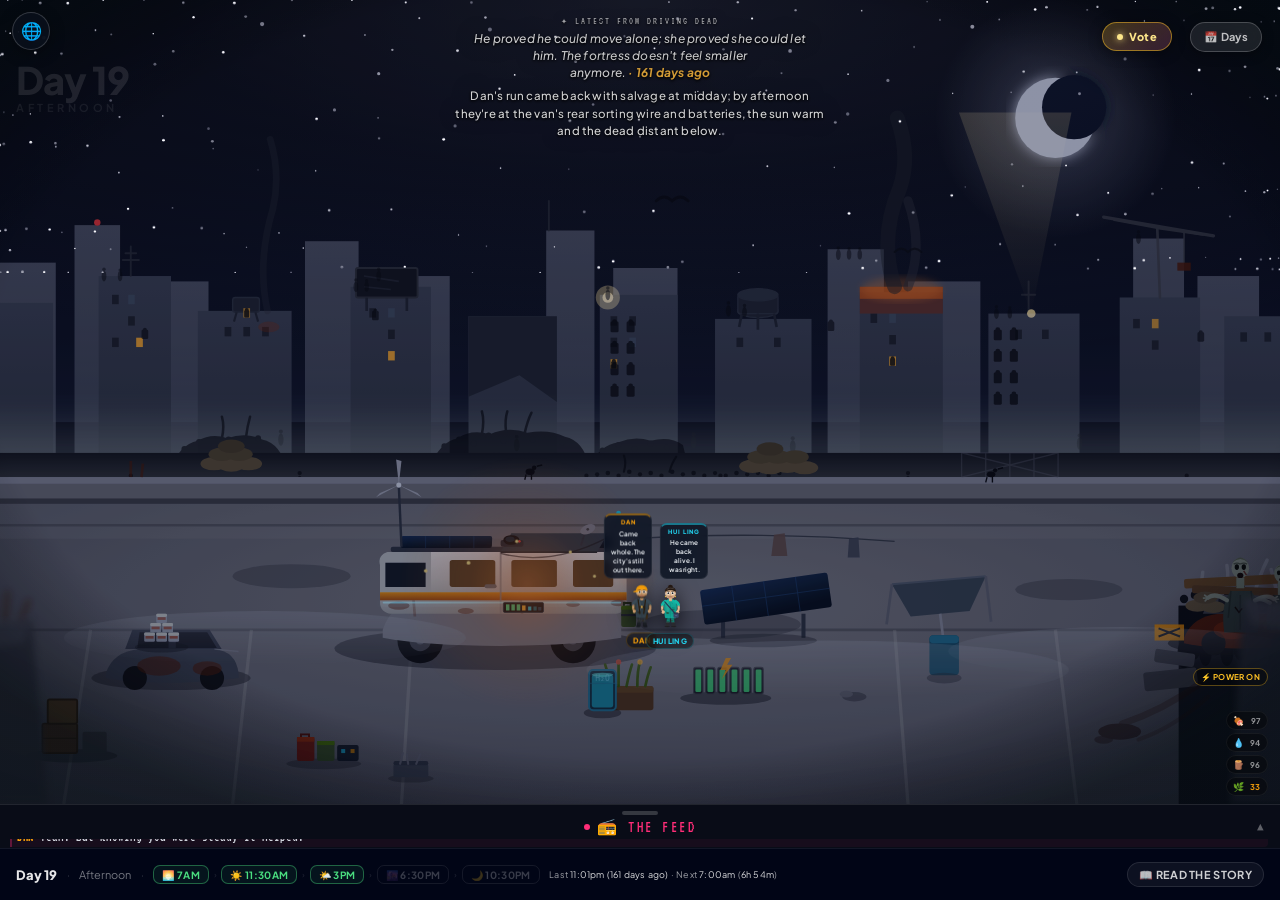
<file: index.html>
<!DOCTYPE html>
<html lang="en">
<head>
<meta charset="UTF-8">
<meta http-equiv="Cache-Control" content="no-cache, no-store, must-revalidate">
<meta http-equiv="Pragma" content="no-cache">
<meta http-equiv="Expires" content="0">
<meta name="viewport" content="width=device-width, initial-scale=1, maximum-scale=1, user-scalable=no">
<title>Driving Dead — a never-ending story</title>
<link rel="icon" href="data:image/svg+xml,%3Csvg xmlns='http://www.w3.org/2000/svg' viewBox='0 0 100 100'%3E%3Ctext y='.9em' font-size='88'%3E%F0%9F%8C%BF%3C/text%3E%3C/svg%3E">
<meta name="description" content="Driving Dead is a never-ending story — a couple dug in on a carpark rooftop in a zombie-overrun city, living out of a high-tech solar camper van, surviving five times a day. No script, no crew, no rescue.">
<meta name="theme-color" content="#0a1410">
<!-- Social share preview -->
<meta property="og:type" content="website">
<meta property="og:site_name" content="The Never Ending Story Project">
<meta property="og:title" content="Driving Dead — a never-ending story">
<meta property="og:description" content="A couple in a solar camper van, hiding out on a rooftop in a dead city. Surviving five times a day. No script, no crew, no rescue.">
<meta property="og:url" content="https://adamdegoat.github.io/drivingdead/">
<meta name="twitter:card" content="summary">
<meta name="twitter:title" content="Driving Dead — a never-ending story">
<meta name="twitter:description" content="A couple in a solar camper van, hiding out on a rooftop in a dead city. Surviving five times a day.">

<link href="https://fonts.googleapis.com/css2?family=Plus+Jakarta+Sans:wght@600;700;800&family=VT323&display=swap" rel="stylesheet">
<link rel="stylesheet" href="theme.css"><!-- shared Never Ending Story house-style tokens -->
<style>
*{margin:0;padding:0;box-sizing:border-box}
:root{--above-hud:62px;--stage-bottom:96px}
html,body{width:100%;height:100%;overflow:hidden;font-family:'Plus Jakarta Sans',sans-serif;background:#020617}
/* World renders ABOVE the fixed bottom bars (HUD + collapsed feed drawer) so the
   beach + ocean band are never hidden behind them. --stage-bottom is measured live. */
#world{position:relative;width:100vw;height:calc(100vh - var(--stage-bottom));overflow:hidden}
#world-svg{position:absolute;inset:0;width:100%;height:100%;z-index:0;transform:translateY(calc(-1 * var(--world-shift,0px)))}
#stars{position:absolute;inset:0;width:100%;height:34%;pointer-events:none;z-index:2;opacity:0;transition:opacity 3s}
#world.night #stars,#world.dawn #stars{opacity:1}

/* Cloud animations */
@keyframes cloud-a{from{transform:translateX(0)}to{transform:translateX(1300px)}}
.cl1{animation:cloud-a 90s linear infinite}
.cl2{animation:cloud-a 115s linear infinite;animation-delay:-40s}
.cl3{animation:cloud-a 72s linear infinite;animation-delay:-22s}

/* Fire animations */
@keyframes flk{0%,100%{transform:scaleY(1) scaleX(1)}50%{transform:scaleY(1.22) scaleX(.9)}}
.fa{animation:flk .75s ease-in-out infinite;transform-box:fill-box;transform-origin:50% 100%}
.fb{animation:flk .55s ease-in-out infinite reverse;transform-box:fill-box;transform-origin:50% 100%}
.fc{animation:flk .42s ease-in-out infinite;transform-box:fill-box;transform-origin:50% 100%}

/* Wave animations */
@keyframes wv{from{transform:translateX(0)}to{transform:translateX(500px)}}
.wa{animation:wv 13s linear infinite}
.wb{animation:wv 19s linear infinite reverse}
/* Gentle palm sway — pivots at each palm's crown (origin set inline, in viewBox units) */
@keyframes palmsway{0%,100%{transform:rotate(-1.4deg)}50%{transform:rotate(1.4deg)}}
.palm-sway{transform-box:view-box;animation:palmsway 5.5s ease-in-out infinite}
/* Ambient birds drift slowly across the sky */
@keyframes birddrift{0%{transform:translate(0,0)}50%{transform:translate(46px,-9px)}100%{transform:translate(0,0)}}
.birds-drift{transform-box:view-box;animation:birddrift 24s ease-in-out infinite}
/* Leaves drifting down through the scene */
@keyframes leaffall{0%{transform:translate(0,0) rotate(0deg);opacity:0}8%{opacity:.9}90%{opacity:.85}100%{transform:translate(-46px,620px) rotate(240deg);opacity:0}}
.leaf-fall{transform-box:view-box;animation:leaffall linear infinite}
/* God-ray shafts breathe + sway very gently, as if the canopy stirs overhead */
@keyframes raypulse{0%,100%{opacity:.48;transform:skewX(-0.7deg)}50%{opacity:.68;transform:skewX(0.9deg)}}
#god-rays{transform-box:fill-box;transform-origin:50% 0;animation:raypulse 9s ease-in-out infinite}
/* Dust / pollen motes drifting inside the sunbeams (parent group gates day-only) */
@keyframes motedrift{0%{opacity:0;transform:translate(0,0)}18%{opacity:.7}50%{opacity:.4;transform:translate(7px,-15px)}82%{opacity:.6}100%{opacity:0;transform:translate(-4px,-30px)}}
.mote{transform-box:view-box;animation:motedrift 11s ease-in-out infinite}
/* Sun pools on the clearing floor breathe with the canopy (parent gates day-only) */
@keyframes dapplebreathe{0%,100%{opacity:.6}50%{opacity:1}}
.dapple{animation:dapplebreathe 9s ease-in-out infinite}
/* Heat-haze ribbons shimmer low over the clearing on hot/humid days */
@keyframes heatwobble{0%{opacity:0;transform:translateY(0)}30%{opacity:.16}50%{transform:translateY(-3px) scaleX(1.015)}70%{opacity:.13}100%{opacity:0;transform:translateY(-7px)}}
.heat-ribbon{transform-box:view-box;animation:heatwobble 6s ease-in-out infinite}
/* Fireflies near the firepit (parent group's opacity gates night-only visibility) */
@keyframes firefly{0%,100%{opacity:0;transform:translate(0,0)}25%{opacity:.95}50%{opacity:.35;transform:translate(7px,-9px)}75%{opacity:.85}}
.firefly{transform-box:view-box;animation:firefly 4.2s ease-in-out infinite}
/* ── DRIVING DEAD scene motion ── */
@keyframes shamble{0%,100%{transform:translateX(0)}50%{transform:translateX(5px)}}
.shamble{transform-box:view-box;animation:shamble 6.5s ease-in-out infinite}
@keyframes blink{0%,82%,100%{opacity:.25}88%{opacity:1}}
.blink{animation:blink 3.4s ease-in-out infinite}
/* a distant window that flickers on/off — a sign of life (or failing power) out in the dead city */
@keyframes winflick{0%,42%,46%,100%{opacity:.85}44%{opacity:.12}70%,74%{opacity:.85}72%{opacity:.3}}
.winflick{animation:winflick 6.5s steps(1,end) infinite}
.winflick.b{animation-duration:4.8s;animation-delay:-2.1s}
.winflick.c{animation-duration:7.6s;animation-delay:-3.7s}
/* the far rooftop beacon — slow red aircraft-warning pulse on the tallest tower */
@keyframes beacon{0%,70%,100%{opacity:.15}82%{opacity:.9}}
.beacon{animation:beacon 2.6s ease-in-out infinite}
/* festoon string-lights strung over the van awning — a warm, gentle twinkle */
@keyframes festoon{0%,100%{opacity:.95}50%{opacity:.45}}
.festoon-bulb{animation:festoon 3s ease-in-out infinite}
/* a zombie at the barricade that lunges up, then sinks back into the crowd */
@keyframes lunge{0%,68%,100%{transform:translate(0,0)}78%{transform:translate(-3px,-9px)}86%{transform:translate(-1px,-4px)}}
.lunge{transform-box:view-box;animation:lunge 6.5s ease-in-out infinite}
/* a distant searchlight beam slowly sweeping the sky from a far tower */
@keyframes sweep{0%,100%{transform:rotate(-20deg)}50%{transform:rotate(14deg)}}
.searchlight{transform-box:fill-box;transform-origin:0 0;animation:sweep 13s ease-in-out infinite}
/* a far-off muzzle flash — rare, sharp double-tap (someone else is still fighting out there) */
@keyframes muzzle{0%,92%,100%{opacity:0}93%{opacity:.95}94%{opacity:.15}95.5%{opacity:.85}96.5%{opacity:0}}
.muzzle{animation:muzzle 10s steps(1,end) infinite}
/* a crow perched on the rail that flaps now and then */
@keyframes crowflap{0%,84%,100%{transform:translateY(0) scaleY(1)}89%{transform:translateY(-5px) scaleY(.82)}93%{transform:translateY(-1px)}}
.crow-perch{transform-box:view-box;animation:crowflap 9s ease-in-out infinite}
/* raindrops dimpling the puddles (only visible while #deck-puddles is shown) */
@keyframes rippleRing{0%{r:1;opacity:.6}100%{r:12;opacity:0}}
.ripple-ring{animation:rippleRing 2.2s ease-out infinite}
/* the van's roof wind-turbine spinning */
@keyframes turbspin{to{transform:rotate(360deg)}}
.turbspin{animation:turbspin 3.5s linear infinite}
@keyframes croworbit{0%{transform:translate(0,0)}25%{transform:translate(34px,-10px)}50%{transform:translate(58px,6px)}75%{transform:translate(24px,16px)}100%{transform:translate(0,0)}}
.crow-orbit{transform-box:view-box;animation:croworbit 22s ease-in-out infinite}
.van-glow{transition:fill .8s ease}
/* Butterflies flutter (daytime ambient; group hidden at night via applySky) */
@keyframes flutter{0%{transform:translate(0,0) rotate(-2deg)}25%{transform:translate(14px,-12px) rotate(3deg)}50%{transform:translate(30px,2px) rotate(-3deg)}75%{transform:translate(12px,14px) rotate(2deg)}100%{transform:translate(0,0) rotate(-2deg)}}
.flutter{transform-box:view-box;animation:flutter 11s ease-in-out infinite}
@keyframes wingbeat{0%,100%{transform:scaleX(1)}50%{transform:scaleX(.45)}}
.fly-wing{transform-box:fill-box;transform-origin:50% 50%;animation:wingbeat .32s ease-in-out infinite}
/* Distant waterfall cascade shimmer */
@keyframes waterfall{from{transform:translateY(0);opacity:.8}to{transform:translateY(5px);opacity:1}}
.fall1{transform-box:view-box;animation:waterfall .5s linear infinite alternate}
.fall2{transform-box:view-box;animation:waterfall .5s linear infinite alternate-reverse}
/* ── WEATHER: rain / storm + lightning, driven by S.world.weather ── */
#rain-layer{position:fixed;inset:0;z-index:22;pointer-events:none;opacity:0;transition:opacity .7s ease}
#rain-layer.on{opacity:1}
#rain-layer::before,#rain-layer::after{content:"";position:absolute;inset:-60% -15% -15%;will-change:transform}
#rain-layer::before{background-image:repeating-linear-gradient(100deg,rgba(200,222,236,.5) 0 1.5px,transparent 1.5px 10px);animation:rainfall .75s linear infinite}
#rain-layer::after{background-image:repeating-linear-gradient(100deg,rgba(200,222,236,.28) 0 1px,transparent 1px 16px);animation:rainfall 1.15s linear infinite;opacity:.7}
#rain-layer.storm{background:linear-gradient(rgba(9,18,26,.26),rgba(9,18,26,.34))}
#rain-layer.storm::before{background-image:repeating-linear-gradient(104deg,rgba(212,230,242,.62) 0 2px,transparent 2px 8px);animation-duration:.42s}
#rain-layer.storm::after{animation-duration:.66s;opacity:.85}
@keyframes rainfall{from{transform:translateY(-14%)}to{transform:translateY(14%)}}
#lightning{position:fixed;inset:0;z-index:23;pointer-events:none;background:#e6f0ff;opacity:0;mix-blend-mode:screen}
#lightning.on{animation:lightning 8s steps(1) infinite}
@keyframes lightning{0%,100%{opacity:0}2%{opacity:.62}2.6%{opacity:.06}3.2%{opacity:.5}3.8%{opacity:0}48.4%{opacity:.42}49%{opacity:0}}
/* Campfire smoke rising + drifting (shown only when the fire is lit) */
@keyframes smokerise{0%{transform:translate(0,0) scale(.45);opacity:0}18%{opacity:.5}100%{transform:translate(12px,-72px) scale(1.7);opacity:0}}
.smoke-rise{transform-box:view-box;animation:smokerise 4s ease-out infinite}
.smoke-rise.s2{animation-duration:5.4s;animation-delay:-1.8s}
.smoke-rise.s3{animation-duration:4.6s;animation-delay:-3.1s}
/* Fish/insect ripples on the river surface */
@keyframes ripple{0%{transform:scale(.2);opacity:0}20%{opacity:.6}100%{transform:scale(1.5);opacity:0}}
.ripple{transform-box:view-box;animation:ripple 4.5s ease-out infinite}
/* Dog (puppy) ears + tail — driven by applyDogExtras; smooth transitions + tail wag */
.dog-ear{transform-box:view-box;transition:transform .45s ease}
.dog-tail{transform-box:view-box;transition:transform .45s ease}
@keyframes tailwag{0%,100%{transform:rotate(-20deg)}50%{transform:rotate(20deg)}}
.dog-tail.wag{animation:tailwag .45s ease-in-out infinite}
.dog-tail.slow{animation:tailwag 1.5s ease-in-out infinite}

/* SVG transitions */
#sky-bg,#sun-group,#moon-group,#night-stars,#night-overlay,#sun-reflection{transition:opacity 2.5s ease}

/* ── ATMOSPHERE OVERLAYS (pure CSS, no JS/engine) ── */
/* Vignette: darken the corners to draw the eye to the centre of the island */
#vignette{position:absolute;inset:0;z-index:6;pointer-events:none;
  background:radial-gradient(120% 95% at 50% 42%,transparent 58%,rgba(2,6,23,.16) 84%,rgba(2,6,23,.42) 100%)}
/* Time-of-day colour wash: a soft tint that shifts with the cycle for cohesion */
#color-wash{position:absolute;inset:0;z-index:7;pointer-events:none;opacity:0;
  mix-blend-mode:soft-light;transition:background 2.5s ease,opacity 2.5s ease}
#world.evening #color-wash{background:#fb923c;opacity:.5}
#world.morning #color-wash{background:#fdba74;opacity:.4}
#world.dawn    #color-wash{background:#f9a8d4;opacity:.45}
#world.night   #color-wash{background:#1e1b4b;opacity:.35}
#world.midday  #color-wash,#world.afternoon #color-wash{opacity:0}

/* ── DAY STAMP ── */
/* ── DAY HISTORY ── */
/* ── AUDIENCE VOTE PILL + PANEL ("sway, don't script") ── */
#vote-pill{position:fixed;top:22px;right:108px;z-index:35;display:flex;align-items:center;gap:6px;
  padding:7px 14px;border-radius:20px;cursor:pointer;white-space:nowrap;
  background:linear-gradient(135deg,rgba(251,191,36,.24),rgba(244,114,182,.2));
  backdrop-filter:blur(12px);-webkit-backdrop-filter:blur(12px);border:1px solid rgba(251,191,36,.5);
  font-family:'Plus Jakarta Sans',sans-serif;font-size:11px;font-weight:800;letter-spacing:.4px;color:#fde68a;
  box-shadow:0 2px 14px rgba(0,0,0,.4);animation:votePulse 2.6s ease-in-out infinite;
  transition:transform .15s,border-color .2s}
#vote-pill:hover{transform:translateY(-1px);border-color:rgba(251,191,36,.85)}
#vote-pill.active{animation:none;background:linear-gradient(135deg,rgba(251,191,36,.42),rgba(244,114,182,.34));border-color:rgba(251,191,36,.9)}
@keyframes votePulse{0%,100%{box-shadow:0 2px 14px rgba(0,0,0,.4),0 0 0 0 rgba(251,191,36,.45)}
  50%{box-shadow:0 2px 14px rgba(0,0,0,.4),0 0 0 5px rgba(251,191,36,0)}}
#vote-pill .vp-dot{width:6px;height:6px;border-radius:50%;background:#fde68a;box-shadow:0 0 7px #fde68a}
/* dropdown panel — anchored under the pill (like the Days panel), warm gold "sway the island" palette */
#vote-panel{position:fixed;top:60px;right:108px;z-index:41;width:300px;max-width:calc(100vw - 24px);
  background:linear-gradient(180deg,rgba(26,16,34,.6),rgba(12,9,22,.66));
  backdrop-filter:blur(20px) saturate(1.2);-webkit-backdrop-filter:blur(20px) saturate(1.2);
  border:1px solid rgba(251,191,36,.34);border-radius:16px;
  box-shadow:0 20px 54px rgba(0,0,0,.6),0 0 26px rgba(251,191,36,.08);
  max-height:0;overflow:hidden;opacity:0;pointer-events:none;
  transition:max-height .34s cubic-bezier(.4,0,.2,1),opacity .22s ease}
#vote-panel::before{content:'';position:absolute;left:0;right:0;top:0;height:2px;z-index:3;
  background:linear-gradient(90deg,transparent,rgba(251,191,36,.7),rgba(244,114,182,.5),transparent)}
#vote-panel.open{max-height:80vh;opacity:1;pointer-events:auto;overflow-y:auto}
.vp-inner{padding:15px 16px 15px}
.vp-eyebrow{font-family:'VT323',monospace;font-size:11px;letter-spacing:2.5px;text-transform:uppercase;color:rgba(251,191,36,.62);margin-bottom:3px}
.vp-head{font-family:'Plus Jakarta Sans',sans-serif;font-weight:800;font-size:16px;letter-spacing:.01em;line-height:1.1;
  background:linear-gradient(180deg,#fff8ea 0%,#fde68a 58%,#f59e0b 100%);-webkit-background-clip:text;background-clip:text;-webkit-text-fill-color:transparent;color:transparent}
.vp-tag{font-size:10.5px;color:rgba(255,255,255,.5);font-style:italic;margin:3px 0 13px;line-height:1.45}
.vp-q{font-size:12px;font-weight:700;color:rgba(255,255,255,.92);margin-bottom:9px;letter-spacing:.01em}
.vp-opt{position:relative;display:block;width:100%;text-align:left;margin-bottom:8px;padding:10px 12px;border-radius:12px;
  border:1px solid rgba(255,255,255,.12);background:rgba(255,255,255,.035);cursor:pointer;overflow:hidden;color:#fff;
  transition:border-color .15s,background .15s,transform .12s}
.vp-opt:hover{border-color:rgba(251,191,36,.55);transform:translateY(-1px)}
.vp-opt:disabled{cursor:default;transform:none}
.vp-opt.picked{border-color:rgba(251,191,36,.9);background:rgba(251,191,36,.09)}
.vp-bar{position:absolute;left:0;top:0;bottom:0;width:0;z-index:0;transition:width .55s cubic-bezier(.4,0,.2,1);
  background:linear-gradient(90deg,rgba(251,191,36,.22),rgba(244,114,182,.14))}
.vp-opt-label{position:relative;z-index:1;font-weight:800;font-size:12.5px;color:#fff7e6}
.vp-opt-desc{position:relative;z-index:1;font-size:10.5px;color:rgba(255,255,255,.55);margin-top:2px;line-height:1.35}
.vp-opt-pct{position:absolute;right:11px;top:50%;transform:translateY(-50%);font-size:12px;font-weight:800;color:#fde68a;z-index:2}
.vp-voted{font-size:10.5px;color:rgba(110,231,160,.92);margin-top:4px;letter-spacing:.2px;font-weight:600}
.vp-hint{font-size:10.5px;color:rgba(255,255,255,.42);margin-top:4px}
.vp-inplay{margin-top:13px;padding:11px 12px;border-radius:11px;background:rgba(251,191,36,.07);border:1px solid rgba(251,191,36,.18);
  font-size:11px;color:rgba(255,255,255,.8);line-height:1.5}
.vp-ip-eyebrow{font-family:'VT323',monospace;font-size:10px;letter-spacing:2px;text-transform:uppercase;color:rgba(251,191,36,.6);display:block;margin-bottom:3px}
.vp-inplay b{color:#fde68a;font-weight:800}
#day-hist-btn{
  position:fixed;top:22px;right:18px;z-index:35;
  display:flex;align-items:center;gap:6px;
  padding:7px 13px;border-radius:20px;
  background:rgba(255,255,255,.09);
  backdrop-filter:blur(12px);-webkit-backdrop-filter:blur(12px);
  border:1px solid rgba(255,255,255,.2);
  font-family:'Plus Jakarta Sans',sans-serif;font-size:11px;font-weight:700;
  color:rgba(255,255,255,.72);letter-spacing:.3px;
  cursor:pointer;white-space:nowrap;
  transition:background .2s,border-color .2s,color .2s,box-shadow .2s;
  box-shadow:0 2px 12px rgba(0,0,0,.35);
}
#day-hist-btn:hover{background:rgba(255,255,255,.15);border-color:rgba(255,255,255,.38);color:#fff;box-shadow:0 2px 18px rgba(0,0,0,.45)}
#day-hist-btn.active{background:rgba(255,255,255,.13);border-color:rgba(255,255,255,.35);color:#fff}
#day-history-panel{
  position:fixed;top:66px;right:18px;left:auto;z-index:40;width:244px;
  background:rgba(4,8,22,.92);backdrop-filter:blur(18px);-webkit-backdrop-filter:blur(18px);
  border:1px solid rgba(255,255,255,.08);border-radius:14px;
  max-height:0;overflow:hidden;opacity:0;pointer-events:none;
  transition:max-height .32s cubic-bezier(.4,0,.2,1),opacity .2s ease;
}
#day-history-panel.open{max-height:400px;opacity:1;pointer-events:auto}
.dhp-head{
  font-family:'Plus Jakarta Sans',sans-serif;font-size:9px;font-weight:800;
  letter-spacing:2px;text-transform:uppercase;color:rgba(255,255,255,.25);
  padding:11px 14px 9px;border-bottom:1px solid rgba(255,255,255,.05);
  display:flex;align-items:center;justify-content:space-between;flex-shrink:0;
}
.dhp-back{
  background:none;border:none;font-family:'Plus Jakarta Sans',sans-serif;
  font-size:9px;font-weight:700;color:rgba(255,255,255,.25);
  cursor:pointer;letter-spacing:.5px;padding:0;transition:color .15s;
}
.dhp-back:hover{color:rgba(255,255,255,.6)}
.dhp-scroll{overflow-y:auto;max-height:350px;scrollbar-width:thin;scrollbar-color:rgba(255,255,255,.06) transparent}
.dhp-chips{padding:8px 10px 10px;display:flex;flex-direction:column;gap:5px}
.dhp-chip{
  display:flex;align-items:center;gap:7px;padding:7px 10px;border-radius:9px;
  border:1px solid rgba(255,255,255,.07);background:rgba(255,255,255,.03);
  font-family:'Plus Jakarta Sans',sans-serif;font-size:11px;font-weight:700;
  color:rgba(255,255,255,.5);cursor:pointer;
  transition:background .15s,border-color .15s;
}
.dhp-chip:hover{background:rgba(255,255,255,.07);border-color:rgba(255,255,255,.14);color:rgba(255,255,255,.8)}
.dhp-chip.cur{border-color:rgba(34,197,94,.3);color:rgba(255,255,255,.75)}
.dhp-dot{width:5px;height:5px;border-radius:50%;background:#22c55e;flex-shrink:0;animation:cdot 2s ease-in-out infinite}
.dhp-chip-meta{font-size:10px;color:rgba(255,255,255,.28);font-weight:500;margin-left:auto;white-space:nowrap}
.dhp-drama{font-size:13px;color:rgba(255,255,255,.7);line-height:1.57;font-style:italic;
  padding:12px 14px 14px}
.dhp-ongoing{font-size:12.5px;color:rgba(255,255,255,.5);line-height:1.55;font-style:italic;
  padding:12px 14px 14px}

#day-stamp{position:fixed;top:58px;left:16px;z-index:30;pointer-events:none;line-height:1.15}
#pulse{position:fixed;top:14px;left:50%;transform:translateX(-50%);z-index:30;pointer-events:none;
  font-family:'Plus Jakarta Sans',sans-serif;font-size:12px;font-style:italic;font-weight:500;
  color:rgba(255,255,255,.78);letter-spacing:.2px;text-align:center;max-width:340px;line-height:1.4;
  text-shadow:0 1px 3px rgba(0,0,0,.7),0 1px 3px rgba(0,0,0,.8),0 0 16px rgba(0,0,0,.6),0 0 30px rgba(0,0,0,.45)}
#pulse:not(:empty)::before{content:'✦ LATEST FROM DRIVING DEAD';display:block;
  font-family:'VT323',monospace;font-size:10px;font-style:normal;font-weight:400;
  letter-spacing:2px;color:rgba(255,255,255,.62);text-transform:uppercase;margin-bottom:3px;
  text-shadow:0 1px 3px rgba(0,0,0,.8),0 0 10px rgba(0,0,0,.6)}
#scene-line{position:fixed;left:50%;transform:translateX(-50%);z-index:30;pointer-events:none;
  width:380px;max-width:88vw;
  font-family:'Plus Jakarta Sans',sans-serif;font-size:11.5px;font-weight:500;
  color:rgba(255,255,255,.82);letter-spacing:.2px;text-align:center;line-height:1.5;
  text-shadow:0 1px 3px rgba(0,0,0,.7),0 1px 3px rgba(0,0,0,.85),0 0 16px rgba(0,0,0,.6),0 0 30px rgba(0,0,0,.45)}
#ds-day{font-family:'Plus Jakarta Sans',sans-serif;font-size:38px;font-weight:800;
  color:rgba(255,255,255,.1);letter-spacing:-1px}
#ds-cycle{font-family:'Plus Jakarta Sans',sans-serif;font-size:11px;font-weight:700;
  color:rgba(255,255,255,.07);letter-spacing:3.5px;text-transform:uppercase}

/* ── CHARACTERS ── */
.char{position:absolute;z-index:20;transform:translate(-50%,-100%);cursor:pointer;
  transition:left 2.8s cubic-bezier(.4,0,.2,1),top 2.8s cubic-bezier(.4,0,.2,1)}
.char-svg{display:block;margin:0 auto;transform-origin:50% 100%;filter:var(--cast-shadow,drop-shadow(0 6px 14px rgba(0,0,0,.65)));animation:bob 2.4s ease-in-out infinite;transition:filter .18s ease}
.char:hover .char-svg{filter:drop-shadow(0 0 9px rgba(255,255,255,.45)) drop-shadow(0 6px 14px rgba(0,0,0,.65))}
.char-svg.sad{animation:bob-slow 3.5s ease-in-out infinite}
.char-svg.angry{animation:bob-tense .9s ease-in-out infinite}
@keyframes bob{0%,100%{transform:scaleY(1)}50%{transform:scaleY(1.028)}}
@keyframes bob-slow{0%,100%{transform:scaleY(1)}50%{transform:scaleY(1.015)}}
@keyframes bob-tense{0%,100%{transform:scaleY(1) rotate(-.4deg)}50%{transform:scaleY(1.022) rotate(.4deg)}}
/* ── INTERACTION OVERLAYS ── */
.interact-overlay{position:absolute;z-index:19;transform:translate(-50%,-50%);pointer-events:none;transition:opacity .4s}
.char.sitting{margin-top:10px}
.nametag{font-size:7.5px;font-weight:800;letter-spacing:.4px;text-transform:uppercase;
  margin:4px auto 0;padding:2px 6px;border-radius:20px;width:fit-content;white-space:nowrap;
  background:rgba(0,0,0,.45);backdrop-filter:blur(4px);-webkit-backdrop-filter:blur(4px)}
.nametag:empty{display:none}  /* unnamed stray: hide tag until it's named */

/* ── SPEECH BUBBLES ── */
.bubble{position:absolute;bottom:70px;left:50%;transform:translateX(-50%);
  background:rgba(10,18,32,.82);backdrop-filter:blur(4px);-webkit-backdrop-filter:blur(4px);
  color:#f1f5f9;padding:3px 6px;border-radius:7px;
  font-size:6.5px;font-weight:600;max-width:80px;min-width:48px;text-align:center;
  line-height:1.4;pointer-events:none;white-space:normal;z-index:25;transition:opacity .22s ease;
  border:1px solid rgba(255,255,255,.06);border-top-width:2px}
.bubble::after{display:none}
/* FOCUS MODE: while a character's stat card is open, fade the speech bubbles so the card stands clean & alone */
#world:has(.stat-card.tap-open) .bubble{opacity:0;pointer-events:none}
@media (hover:hover){#world:has(.char:hover) .bubble{opacity:0;pointer-events:none}}
.bubble-name{font-size:6px;font-weight:800;letter-spacing:.9px;text-transform:uppercase;margin-bottom:2px}
.bubble-text{font-size:6.5px}
.bubble-text.dog-emote{font-size:15px;line-height:1}

/* ── BOTTOM FEED DRAWER ── */
#chat-panel{
  position:fixed;left:0;right:0;bottom:52px;
  height:44px;overflow:hidden;
  background:rgba(10,14,24,.9);backdrop-filter:blur(8px);-webkit-backdrop-filter:blur(8px);
  z-index:50;display:flex;flex-direction:column;
  border-top:1px solid rgba(255,255,255,.1);
  transition:height .38s cubic-bezier(.4,0,.2,1),
             box-shadow .38s ease;
}
#chat-panel.feed-open{
  height:52vh;
  box-shadow:0 -12px 40px rgba(0,0,0,.55);
  border-top-color:rgba(255,46,120,.35);
}
/* Drag pill */
#feed-pill{
  width:36px;height:4px;border-radius:4px;
  background:rgba(255,255,255,.18);
  margin:6px auto 0;flex-shrink:0;
  transition:background .2s
}
#chat-panel:hover #feed-pill,
#chat-panel.feed-open #feed-pill{background:rgba(255,46,120,.5)}
#chat-header{
  position:relative;
  padding:5px 14px 5px;font-family:'VT323',monospace;font-size:16px;color:#ff2d78;
  letter-spacing:2.5px;display:flex;align-items:center;justify-content:center;gap:7px;
  cursor:pointer;flex-shrink:0;user-select:none;
  border-bottom:1px solid rgba(255,255,255,.0);
  transition:border-color .38s
}
#chat-panel.feed-open #chat-header{border-bottom-color:rgba(255,255,255,.07)}
#chat-dot{width:6px;height:6px;border-radius:50%;background:#ff2d78;animation:cdot 2s ease-in-out infinite;flex-shrink:0}
@keyframes cdot{0%,100%{opacity:1}50%{opacity:.2}}
/* Absolutely center the ISLAND FEED label (on all widths) so the chevron's
   margin-left:auto can't push it left under the Island Oracle widget. */
#feed-label{display:inline-flex;align-items:center;gap:7px;position:absolute;left:50%;transform:translateX(-50%);pointer-events:none}
#chat-chevron{
  margin-left:auto;font-size:11px;color:rgba(255,255,255,.35);
  transition:transform .35s cubic-bezier(.4,0,.2,1),color .2s
}
#chat-panel.feed-open #chat-chevron{transform:rotate(180deg);color:rgba(255,46,120,.7)}
#chat-feed{flex:1;overflow-y:auto;padding:8px 12px 4px;display:flex;flex-direction:column;gap:5px;
  scrollbar-width:thin;scrollbar-color:rgba(255,255,255,.1) transparent}
#chat-feed::-webkit-scrollbar{width:3px}
#chat-feed::-webkit-scrollbar-thumb{background:rgba(255,255,255,.1);border-radius:3px}
.cl{font-family:'VT323',monospace;font-size:15px;line-height:1.3;word-break:break-word}
.cl.marcus{color:#c084fc}
.cl.ryan{color:#fb923c}
.cl.jade{color:#f472b6}
.cl.interaction{color:#fbbf24}
.cl-label{font-size:11px;letter-spacing:.8px;opacity:.78;text-transform:uppercase}
.cl-dialogue{color:#e2e8f0;font-size:13px;opacity:.9}
.cl-ts{font-family:'VT323',monospace;font-size:12px;color:rgba(255,255,255,.45);letter-spacing:1.2px;text-align:center;padding:4px 0 2px;text-transform:uppercase;background:rgba(255,255,255,.03);border-radius:4px;margin:2px 0}
.cl-msg{font-family:'VT323',monospace;font-size:14px;line-height:1.3;padding:1px 4px;word-break:break-word}
.cl-spk{font-size:12px;font-weight:700;letter-spacing:.5px;text-transform:uppercase}
.cl-line{color:#e2e8f0;opacity:.9}
.cl-absent{font-family:'VT323',monospace;font-size:12px;padding:2px 4px;opacity:.55;font-style:italic;border-left:2px solid rgba(255,255,255,.08);margin:3px 0 4px;padding-left:7px}
.cl-absent-txt{color:#94a3b8}
.cl-time{font-family:'VT323',monospace;font-size:11px;color:rgba(255,255,255,.55);letter-spacing:.6px;float:right;margin-left:6px;white-space:nowrap}
.cl-latest{background:rgba(255,45,120,.06);border-left:2px solid rgba(255,45,120,.32);padding-left:5px;margin-left:-2px;border-radius:0 4px 4px 0}
.cl-ts-latest{background:rgba(255,45,120,.11)!important;color:rgba(255,160,200,.85)!important;border:1px solid rgba(255,45,120,.22);border-radius:5px;padding-left:8px;padding-right:8px}
.cl-ts-rel{font-family:'Plus Jakarta Sans',sans-serif;font-size:9px;font-weight:800;letter-spacing:.4px;text-transform:none;color:#ff7eb0;margin-left:7px;white-space:nowrap}

/* ── HUD ── */
#hud{position:fixed;bottom:0;left:0;right:0;z-index:100;
  background:rgba(2,6,23,.93);backdrop-filter:blur(18px);-webkit-backdrop-filter:blur(18px);
  border-top:1px solid rgba(255,255,255,.07);padding:0 1rem;
  display:flex;align-items:center;gap:.6rem;height:52px}
.hud-day{font-weight:800;color:rgba(255,255,255,.9);font-size:13px;flex-shrink:0}
.hud-sep{color:rgba(255,255,255,.2);font-size:11px}
#cycle-label{font-size:11px;color:rgba(255,255,255,.45);flex-shrink:0}

/* Status strip */
#status-strip{display:flex;align-items:center;gap:.3rem;font-size:10px;flex-shrink:0}
.stp{display:inline-flex;align-items:center;padding:.15rem .5rem;border-radius:7px;
  border:1px solid rgba(255,255,255,.08);color:rgba(255,255,255,.22);
  font-weight:700;letter-spacing:.3px;text-transform:uppercase;transition:all .4s}
.stp.running{color:#fbbf24;border-color:rgba(251,191,36,.5);background:rgba(251,191,36,.1);animation:spulse 1s ease-in-out infinite}
.stp.done{color:#4ade80;border-color:rgba(74,222,128,.4);background:rgba(74,222,128,.07)}
.stp.current{color:rgba(255,255,255,.75);border-color:rgba(255,255,255,.28);background:rgba(255,255,255,.09)}
@keyframes spulse{0%,100%{opacity:1}50%{opacity:.5}}
.stp-arr{color:rgba(255,255,255,.12);font-size:9px}

/* Tiny status info */
#status-info{font-size:9px;color:rgba(255,255,255,.6);white-space:nowrap;flex-shrink:0;line-height:1.3;letter-spacing:.2px}
#status-info span{color:rgba(255,255,255,.85)}
#status-msg{font-size:9px;color:rgba(255,255,255,.3);font-style:italic;overflow:hidden;text-overflow:ellipsis;white-space:nowrap;max-width:120px}

/* Buttons */
.hud-actions{display:flex;align-items:center;gap:.45rem;margin-left:auto;flex-shrink:0}
#story-btn{display:inline-flex;align-items:center;gap:.2rem;padding:.28rem .7rem;
  border-radius:18px;border:1px solid rgba(255,255,255,.1);background:rgba(255,255,255,.05);
  color:rgba(255,255,255,.5);font-size:11px;font-weight:700;letter-spacing:.3px;
  text-transform:uppercase;text-decoration:none;transition:all .2s;font-family:'Plus Jakarta Sans',sans-serif}
#story-btn:hover{border-color:rgba(255,255,255,.2);color:rgba(255,255,255,.85);background:rgba(255,255,255,.09)}
/* a one-time invite glow drawing first-time visitors to the full story archive */
@keyframes storyNudge{0%,100%{box-shadow:0 0 0 0 rgba(246,181,61,0);border-color:rgba(255,255,255,.1)}
  50%{box-shadow:0 0 0 5px rgba(246,181,61,.16);border-color:rgba(246,181,61,.55)}}
#story-btn.nudge{animation:storyNudge 2.1s ease-in-out infinite;color:rgba(255,255,255,.8)}
/* the "· updated Nh ago" recency tag appended to the latest-pulse banner */
.pulse-age{color:rgba(246,181,61,.85);font-weight:700;white-space:nowrap}

/* ── MOBILE ── */
@media(max-width:768px){
  html,body{overflow-x:auto;overflow-y:hidden}
  /* Reserve the bottom bars here too: height drives width (10/6 aspect) for the
     horizontal-scroll layout, so the beach/ocean clears the bottom UI on mobile. */
  #world{width:calc((100dvh - var(--stage-bottom)) * 10 / 6);height:calc(100dvh - var(--stage-bottom))}
  /* HUD: 3-row layout — cycle strip + timing visible on mobile */
  #status-msg{display:none}
  #hud{padding:5px .75rem 4px;height:auto;flex-wrap:wrap;align-content:flex-start;gap:3px .3rem}
  .hud-actions{order:1}
  #status-strip{display:flex;flex-basis:100%;order:10;gap:.2rem}
  #status-info{display:block;flex-basis:100%;order:11}
  .stp{font-size:8px;padding:.1rem .3rem}
  .stp-arr{font-size:8px}
  /* Push chat panel above the now-taller HUD. */
  #chat-panel{bottom:var(--above-hud)}
  /* roomier tap targets on touch screens (#3 in the UX audit) — #res-hud prefix beats the base .res-pill rule */
  #story-btn{padding:.5rem .7rem;font-size:10px;min-height:38px}
  #res-hud{flex-flow:row wrap!important;justify-content:flex-end!important;max-width:128px;align-items:flex-end}
  #res-hud .res-pill{min-height:32px;padding:6px 8px}
  #chat-header{min-height:44px}
  .bubble{max-width:82px;padding:3px 6px}
  .bubble-text{font-size:7.5px}
  #pulse{top:78px;font-size:11px;max-width:78vw;color:rgba(255,255,255,.85)}
  #scene-line{font-size:10.5px;width:78vw;color:rgba(255,255,255,.85)}
  /* no hover on touch — show structure names faintly so they're not invisible */
  .struct-label{color:rgba(255,255,255,.6)}
  #day-hist-btn{top:14px;right:12px;padding:5px 10px;font-size:10px}
  #vote-pill{top:14px;right:88px;padding:5px 11px;font-size:10px}
  #vote-panel{top:48px;left:12px;right:12px;width:auto;max-width:none}
  #day-stamp{left:13px;top:50px}
  #day-history-panel{top:52px;right:12px;width:220px}
  /* res-hud now anchors bottom-right via the base rule on all sizes */
  .stat-card{display:none}
  .stat-card.tap-open{display:block;opacity:1;transform:translateY(0)}
  .stat-card.right,.stat-card.left{left:50%;transform:translateX(calc(-50% + var(--sc-shift,0px)));right:auto}
  .stat-card.tap-open.right,.stat-card.tap-open.left{transform:translateX(calc(-50% + var(--sc-shift,0px)))}
  .stat-card.tap-open.below{transform:translateX(calc(-50% + var(--sc-shift,0px)))}
  /* Feed drawer taller on mobile */
  #chat-panel.feed-open{height:62vh}
}

/* ── HOVER STAT CARD ── */
.stat-card{
  position:absolute;bottom:110%;pointer-events:none;z-index:80;
  width:230px;max-width:84vw;background:rgba(6,10,18,.94);border-radius:12px;
  padding:12px 14px;opacity:0;transform:translateY(6px);
  transition:opacity .18s ease,transform .18s ease;
  backdrop-filter:blur(14px);-webkit-backdrop-filter:blur(14px);
  font-family:'Plus Jakarta Sans',sans-serif;line-height:1.4;white-space:normal;
  box-shadow:0 14px 40px rgba(0,0,0,.6)
}
.char:hover .stat-card{opacity:1;transform:translateY(0)}
.stat-card.right{left:90%;transform:translateY(6px)}
.stat-card.left{right:90%;transform:translateY(6px)}
.char:hover .stat-card.right{transform:translateY(0)}
.char:hover .stat-card.left{transform:translateY(0)}
/* below variant — card drops down when character is near top of screen */
.stat-card.below{bottom:auto;top:105%;transform:translateY(-6px)}
.char:hover .stat-card.below{transform:translateY(0)}
.stat-card.below.right{transform:translateY(-6px)}
.stat-card.below.left{transform:translateY(-6px)}
.char:hover .stat-card.below.right,.char:hover .stat-card.below.left{transform:translateY(0)}
.sc-name{font-size:17px;font-weight:700;letter-spacing:1px;text-transform:uppercase;margin-bottom:2px}
.sc-mood{font-size:13px;color:rgba(255,255,255,.45);letter-spacing:.5px;margin-bottom:8px;text-transform:uppercase}
.sc-cond{display:inline-block;font-size:11px;font-weight:700;letter-spacing:.4px;padding:2px 7px;border-radius:7px;margin-bottom:8px}
.sc-cond-injured{background:rgba(248,113,113,.16);color:#fca5a5;border:1px solid rgba(248,113,113,.35)}
.sc-cond-sick{background:rgba(192,132,252,.16);color:#d8b4fe;border:1px solid rgba(192,132,252,.35)}
.sc-section{font-size:11px;color:rgba(255,255,255,.3);letter-spacing:2px;text-transform:uppercase;margin-bottom:4px;border-bottom:1px solid rgba(255,255,255,.06);padding-bottom:2px}
.sc-row{display:flex;align-items:center;gap:6px;margin-bottom:3px}
.sc-label{font-size:12px;color:rgba(255,255,255,.4);width:68px;text-transform:uppercase;letter-spacing:.3px;flex-shrink:0}
.sc-bar{flex:1;height:3px;background:rgba(255,255,255,.08);border-radius:3px;overflow:hidden}
.sc-fill{height:100%;border-radius:3px}
.sc-val{font-size:12px;color:rgba(255,255,255,.5);width:22px;text-align:right;flex-shrink:0}
.sc-bond{font-size:12.5px;color:rgba(255,255,255,.72);margin-bottom:2px}
/* ── character-snapshot rows (the visitor-friendly card) ── */
.sc-role{font-size:11px;color:rgba(255,255,255,.45);letter-spacing:.6px;text-transform:uppercase;margin:-1px 0 7px}
.sc-bio{font-size:12px;color:rgba(255,255,255,.62);line-height:1.5;margin-bottom:9px}
.sc-line{display:flex;gap:8px;align-items:baseline;margin-bottom:6px}
.sc-key{font-size:10px;color:rgba(255,255,255,.32);letter-spacing:1px;text-transform:uppercase;flex:0 0 52px}
.sc-now{font-size:12.5px;color:rgba(255,255,255,.85);line-height:1.45;flex:1}
.sc-bonds{margin-top:7px;padding-top:7px;border-top:1px solid rgba(255,255,255,.06);display:flex;flex-direction:column;gap:3px}

/* ── STRUCTURES LAYER ── */
#structures-layer{position:absolute;inset:0;pointer-events:none;z-index:5;transform:translateY(calc(-1 * var(--world-shift,0px)))}
.struct{position:absolute;transform:translate(-50%,-50%);pointer-events:auto;text-align:center;line-height:1;cursor:default}
.struct-svg{display:block;filter:var(--struct-shadow,drop-shadow(0 3px 8px rgba(0,0,0,.6)));transition:transform .2s ease}
.struct:hover .struct-svg{transform:scale(1.12)}
.struct-label{font-size:8px;color:rgba(255,255,255,.0);white-space:nowrap;margin-top:2px;
  font-family:'Plus Jakarta Sans',sans-serif;font-weight:700;letter-spacing:.3px;
  text-shadow:0 1px 4px rgba(0,0,0,1);display:block;transition:color .18s ease;
  background:rgba(0,0,0,.45);padding:1px 5px;border-radius:4px;backdrop-filter:blur(3px)}
.struct:hover .struct-label{color:rgba(255,255,255,.75)}
.struct-cond{width:30px;height:3px;border-radius:2px;background:rgba(0,0,0,.45);margin:1px auto 0;overflow:hidden}
.struct-cond-fill{height:100%;border-radius:2px}
.struct.discovery .struct-svg{filter:drop-shadow(0 0 6px rgba(251,191,36,.6)) drop-shadow(0 3px 8px rgba(0,0,0,.5))}

/* ── RESOURCES HUD ── */
#res-hud{position:fixed;bottom:calc(var(--stage-bottom) + 8px);right:12px;z-index:30;pointer-events:auto;display:flex;flex-direction:column;gap:3px;align-items:flex-end}
#fire-chip{position:fixed;bottom:calc(var(--stage-bottom) + 118px);right:12px;z-index:30;pointer-events:none;display:none;align-items:center;gap:4px;
  background:rgba(0,0,0,.38);border:1px solid rgba(255,255,255,.12);border-radius:9px;padding:3px 7px;font-family:'Plus Jakarta Sans',sans-serif;font-size:8px;font-weight:700;letter-spacing:.4px}
#fire-chip.lit{color:#fbbf24;border-color:rgba(251,191,36,.35)}
#fire-chip.out{color:#93a3b8}
.res-pill{display:flex;align-items:center;gap:3px;background:rgba(0,0,0,.35);
  backdrop-filter:blur(4px);-webkit-backdrop-filter:blur(4px);
  border-radius:14px;padding:3px 7px 3px 6px;border:1px solid rgba(255,255,255,.06);
  cursor:pointer;user-select:none;min-height:18px;
  transition:background .15s,border-color .15s}
.res-pill:hover,.res-pill.rp-active{background:rgba(255,255,255,.09);border-color:rgba(255,255,255,.18)}
.res-pill-icon{font-size:9px}
.res-pill-val{font-size:8px;font-weight:700;font-family:'Plus Jakarta Sans',sans-serif;min-width:13px;text-align:right}
/* Resource detail card */
#res-card{
  width:min(220px,calc(100vw - 36px));position:absolute;right:0;bottom:100%;margin-bottom:8px;z-index:31;
  background:rgba(4,8,22,.92);border:1px solid rgba(255,255,255,.1);border-radius:12px;
  overflow:hidden;max-height:0;opacity:0;pointer-events:none;
  transition:max-height .32s cubic-bezier(.4,0,.2,1),opacity .22s ease;
  backdrop-filter:blur(18px);-webkit-backdrop-filter:blur(18px);
  box-shadow:0 8px 28px rgba(0,0,0,.6)}
#res-card.open{max-height:240px;opacity:1;pointer-events:auto}
.rc-inner{padding:13px 14px}
.rc-header{display:flex;align-items:center;gap:7px;margin-bottom:8px}
.rc-icon{font-size:18px}
.rc-name{flex:1;font-size:10px;font-weight:800;letter-spacing:1.2px;text-transform:uppercase;color:rgba(255,255,255,.75)}
.rc-val{font-size:16px;font-weight:800;font-family:'Plus Jakarta Sans',sans-serif}
.rc-trend{font-size:14px;font-weight:700;margin-left:1px}
.rc-bar-wrap{height:3px;background:rgba(255,255,255,.08);border-radius:3px;overflow:hidden;margin-bottom:10px}
.rc-bar-fill{height:100%;border-radius:3px}
.rc-status{font-size:11px;color:rgba(255,255,255,.62);line-height:1.55;margin-bottom:7px}
.rc-mention{font-size:10px;color:rgba(255,255,255,.36);line-height:1.5;font-style:italic;
  border-top:1px solid rgba(255,255,255,.06);padding-top:7px;
  display:-webkit-box;-webkit-line-clamp:3;-webkit-box-orient:vertical;overflow:hidden}
.rc-who{display:block;margin-top:3px;font-style:normal;font-size:9px;
  letter-spacing:.6px;text-transform:uppercase;color:rgba(255,255,255,.22)}


/* (Island Oracle widget styles removed — the Oracle runs in the engine but is no longer shown on screen.) */
</style>
</head>
<body>
<div id="world" class="afternoon">
<canvas id="stars"></canvas>

<!-- ══ BACK TO WORLD (self-contained, top-left) ════════════ -->
<a id="back-to-world" href="https://adamdegoat.github.io/neverendingworld/" title="Back to World">
  <span class="btw-globe">🌐</span><span class="btw-text">Back to World</span>
</a>
<style id="back-to-world-style">
  #back-to-world{
    position:fixed; top:12px; left:12px; z-index:99999;
    display:flex; align-items:center; gap:0;
    height:38px; max-width:38px; padding:0;
    border-radius:19px; overflow:hidden;
    background:rgba(12,18,32,.62); backdrop-filter:blur(7px); -webkit-backdrop-filter:blur(7px);
    border:1px solid rgba(255,255,255,.18); box-shadow:0 4px 16px rgba(0,0,0,.32);
    color:#eef3ff; text-decoration:none; font:600 13px/1 system-ui,-apple-system,sans-serif;
    letter-spacing:.01em; white-space:nowrap;
    transition:max-width .34s cubic-bezier(.2,.7,.2,1), background .25s, border-color .25s;
    cursor:pointer;
  }
  #back-to-world .btw-globe{
    flex:0 0 38px; width:38px; height:38px;
    display:flex; align-items:center; justify-content:center; font-size:17px;
  }
  #back-to-world .btw-text{ opacity:0; padding-right:16px; transition:opacity .2s .08s; }
  #back-to-world:hover, #back-to-world:focus-visible{
    max-width:220px; background:rgba(20,28,46,.82); border-color:rgba(255,255,255,.34);
  }
  #back-to-world:hover .btw-text, #back-to-world:focus-visible .btw-text{ opacity:1; }
  @media(max-width:680px){ #back-to-world{ top:9px; left:9px; height:40px; max-width:40px; border-radius:20px; }
    #back-to-world .btw-globe{ flex-basis:40px; width:40px; height:40px; font-size:16px; } }
</style>

<!-- ══ DAY STAMP ══════════════════════════════════════════ -->
<div id="day-stamp">
  <div id="ds-day">Day 1</div>
  <div id="ds-cycle">—</div>
</div>
<button id="day-hist-btn" onclick="toggleDayHistory()">📅 Days</button>
<div id="day-history-panel" onclick="event.stopPropagation()"><div id="dhp-inner"></div></div>
<div id="vote-pill" onclick="toggleVote()"><span class="vp-dot"></span> Vote</div>
<div id="vote-panel" onclick="event.stopPropagation()">
  <div class="vp-inner">
    <div class="vp-eyebrow">✦ Cast your voice</div>
    <div class="vp-head">Sway their fate</div>
    <div class="vp-tag">You nudge how they lean — you never script them.</div>
    <div id="vp-body">Loading the vote…</div>
  </div>
</div>
<div id="pulse"></div>
<div id="scene-line"></div>
<div id="structures-layer"></div>
<div id="vignette"></div>
<div id="rain-layer"></div>
<div id="lightning"></div>
<div id="color-wash"></div>
<div id="fire-chip"></div>
<div id="res-hud"></div>

<!-- ══ WORLD SVG ══════════════════════════════════════════ -->
<svg id="world-svg" viewBox="0 0 1000 600" preserveAspectRatio="xMidYMin slice" xmlns="http://www.w3.org/2000/svg">
<defs>
  <!-- Sky gradients — muted, hazy, smoke-tinged dead-city skies -->
  <linearGradient id="sky-morning" x1="0" y1="0" x2="0" y2="1">
    <stop offset="0%" stop-color="#5a5560"/><stop offset="28%" stop-color="#9a8b7e"/>
    <stop offset="58%" stop-color="#c2a98e"/><stop offset="100%" stop-color="#d9c4a4"/>
  </linearGradient>
  <linearGradient id="sky-midday" x1="0" y1="0" x2="0" y2="1">
    <stop offset="0%" stop-color="#5b6b78"/><stop offset="40%" stop-color="#8a9aa3"/>
    <stop offset="78%" stop-color="#b9c2c0"/><stop offset="100%" stop-color="#cdd2c8"/>
  </linearGradient>
  <linearGradient id="sky-afternoon" x1="0" y1="0" x2="0" y2="1">
    <stop offset="0%" stop-color="#6b6f76"/><stop offset="42%" stop-color="#9a9890"/>
    <stop offset="78%" stop-color="#c4b59a"/><stop offset="100%" stop-color="#d6c3a2"/>
  </linearGradient>
  <linearGradient id="sky-evening" x1="0" y1="0" x2="0" y2="1">
    <stop offset="0%" stop-color="#2c2333"/><stop offset="26%" stop-color="#6e4248"/>
    <stop offset="52%" stop-color="#b9622f"/><stop offset="76%" stop-color="#d98a3a"/>
    <stop offset="100%" stop-color="#b89a72"/>
  </linearGradient>
  <linearGradient id="sky-night" x1="0" y1="0" x2="0" y2="1">
    <stop offset="0%" stop-color="#070a12"/><stop offset="45%" stop-color="#0d121f"/>
    <stop offset="80%" stop-color="#141b2c"/><stop offset="100%" stop-color="#1b2336"/>
  </linearGradient>
  <linearGradient id="sky-dawn" x1="0" y1="0" x2="0" y2="1">
    <stop offset="0%" stop-color="#141b2c"/><stop offset="32%" stop-color="#34323f"/>
    <stop offset="58%" stop-color="#6e5a52"/><stop offset="80%" stop-color="#b07a52"/>
    <stop offset="100%" stop-color="#d9b27a"/>
  </linearGradient>
  <!-- (kept id) — a generic dark fill, unused at street level -->
  <linearGradient id="ocean-g" x1="0" y1="0" x2="0" y2="1">
    <stop offset="0%" stop-color="#2a2e36"/><stop offset="100%" stop-color="#16191f"/>
  </linearGradient>
  <!-- dead-city SKYLINE depth (far hazy → near dark towers) -->
  <linearGradient id="skyline-far" x1="0" y1="0" x2="0" y2="1">
    <stop offset="0%" stop-color="#7b828c"/><stop offset="100%" stop-color="#5e6670"/>
  </linearGradient>
  <linearGradient id="skyline-mid" x1="0" y1="0" x2="0" y2="1">
    <stop offset="0%" stop-color="#4a525e"/><stop offset="100%" stop-color="#39414c"/>
  </linearGradient>
  <linearGradient id="skyline-near" x1="0" y1="0" x2="0" y2="1">
    <stop offset="0%" stop-color="#2c333d"/><stop offset="100%" stop-color="#1c222b"/>
  </linearGradient>
  <!-- the carpark rooftop DECK (concrete, sun-warmed top → cooler foreground) -->
  <radialGradient id="clearing-g" cx="50%" cy="34%" r="78%">
    <stop offset="0%" stop-color="#8a8d8f"/><stop offset="52%" stop-color="#72767a"/>
    <stop offset="100%" stop-color="#565a60"/>
  </radialGradient>
  <linearGradient id="mud-g" x1="0" y1="0" x2="0" y2="1">
    <stop offset="0%" stop-color="#7a7e82"/><stop offset="100%" stop-color="#3e4248"/>
  </linearGradient>
  <!-- the SOLAR CAMPER VAN body (off-white panel, sun-lit top → shadow base) -->
  <linearGradient id="van-body" x1="0" y1="0" x2="0" y2="1">
    <stop offset="0%" stop-color="#eef0ee"/><stop offset="48%" stop-color="#d2d6d2"/>
    <stop offset="100%" stop-color="#a7aca8"/>
  </linearGradient>
  <linearGradient id="van-stripe" x1="0" y1="0" x2="0" y2="1">
    <stop offset="0%" stop-color="#f59e0b"/><stop offset="100%" stop-color="#b45309"/>
  </linearGradient>
  <linearGradient id="solar-g" x1="0" y1="0" x2="0.4" y2="1">
    <stop offset="0%" stop-color="#1e3a5f"/><stop offset="55%" stop-color="#15293f"/>
    <stop offset="100%" stop-color="#0c1827"/>
  </linearGradient>
  <linearGradient id="rust-g" x1="0" y1="0" x2="0" y2="1">
    <stop offset="0%" stop-color="#9a3412"/><stop offset="100%" stop-color="#5c2410"/>
  </linearGradient>
  <linearGradient id="mist-g" x1="0" y1="0" x2="0" y2="1">
    <stop offset="0%" stop-color="#c2cbd2" stop-opacity=".5"/>
    <stop offset="100%" stop-color="#c2cbd2" stop-opacity="0"/>
  </linearGradient>
  <!-- soft sky-light wash from above (no canopy here — open sky) -->
  <radialGradient id="canopy-light" cx="50%" cy="0%" r="80%">
    <stop offset="0%" stop-color="#dfe6ec" stop-opacity=".22"/>
    <stop offset="45%" stop-color="#cdd6dc" stop-opacity=".08"/>
    <stop offset="100%" stop-color="#cdd6dc" stop-opacity="0"/>
  </radialGradient>
  <filter id="glow"><feGaussianBlur stdDeviation="5" result="b"/><feMerge><feMergeNode in="b"/><feMergeNode in="SourceGraphic"/></feMerge></filter>
  <radialGradient id="sun-halo" cx="50%" cy="50%" r="50%">
    <stop offset="0%" stop-color="#fde68a" stop-opacity=".55"/>
    <stop offset="35%" stop-color="#fcd34d" stop-opacity=".28"/>
    <stop offset="100%" stop-color="#fcd34d" stop-opacity="0"/>
  </radialGradient>
  <linearGradient id="sun-glint" x1="0" y1="0" x2="0" y2="1">
    <stop offset="0%" stop-color="#fde68a" stop-opacity=".55"/>
    <stop offset="100%" stop-color="#fde68a" stop-opacity="0"/>
  </linearGradient>
  <radialGradient id="fire-glow-g" cx="50%" cy="50%" r="50%">
    <stop offset="0%" stop-color="#fb923c" stop-opacity=".5"/>
    <stop offset="45%" stop-color="#f97316" stop-opacity=".16"/>
    <stop offset="100%" stop-color="#f97316" stop-opacity="0"/>
  </radialGradient>
  <radialGradient id="moon-halo" cx="50%" cy="50%" r="50%">
    <stop offset="0%" stop-color="#e2e8f0" stop-opacity=".35"/>
    <stop offset="100%" stop-color="#cbd5e1" stop-opacity="0"/>
  </radialGradient>
  <filter id="soft-blur"><feGaussianBlur stdDeviation="2.6"/></filter>
  <filter id="ray-blur"><feGaussianBlur stdDeviation="7"/></filter>
  <filter id="leaf-blur"><feGaussianBlur stdDeviation="1.2"/></filter>
  <!-- volumetric god-ray shaft (bright near canopy, fading to the floor) -->
  <linearGradient id="god-ray" x1="0" y1="0" x2="0" y2="1">
    <stop offset="0%" stop-color="#fde7b0" stop-opacity=".5"/>
    <stop offset="55%" stop-color="#f3d488" stop-opacity=".18"/>
    <stop offset="100%" stop-color="#f3d488" stop-opacity="0"/>
  </linearGradient>
  <!-- mid-distance aerial haze (separates background canopy from foreground) -->
  <linearGradient id="depth-haze" x1="0" y1="0" x2="0" y2="1">
    <stop offset="0%" stop-color="#cfe2cf" stop-opacity="0"/>
    <stop offset="55%" stop-color="#d4e6cf" stop-opacity=".4"/>
    <stop offset="100%" stop-color="#d4e6cf" stop-opacity="0"/>
  </linearGradient>
  <!-- puddle reflection (sky caught in wet mud) -->
  <linearGradient id="puddle-g" x1="0" y1="0" x2="0" y2="1">
    <stop offset="0%" stop-color="#bcd9c4" stop-opacity=".7"/>
    <stop offset="100%" stop-color="#6e8f7e" stop-opacity=".35"/>
  </linearGradient>
  <!-- ── LUSH FOLIAGE gradients (overhead canopy, big tropical leaves, flowers) ── -->
  <linearGradient id="canopy-ceiling-g" x1="0" y1="0" x2="0" y2="1">
    <stop offset="0%" stop-color="#0f2417"/><stop offset="60%" stop-color="#14532d"/>
    <stop offset="100%" stop-color="#1f6b3a"/>
  </linearGradient>
  <linearGradient id="vine-leaf-g" x1="0" y1="0" x2="0" y2="1">
    <stop offset="0%" stop-color="#1f6b3a"/><stop offset="100%" stop-color="#14532d"/>
  </linearGradient>
  <linearGradient id="big-leaf-g" x1="0" y1="0" x2="0.4" y2="1">
    <stop offset="0%" stop-color="#1f6b3a"/><stop offset="55%" stop-color="#14532d"/>
    <stop offset="100%" stop-color="#0b1f12"/>
  </linearGradient>
  <linearGradient id="big-leaf-g2" x1="0" y1="0" x2="0.5" y2="1">
    <stop offset="0%" stop-color="#2f8f4e"/><stop offset="60%" stop-color="#1f6b3a"/>
    <stop offset="100%" stop-color="#0f2417"/>
  </linearGradient>
  <linearGradient id="elephant-leaf-g" x1="0" y1="0" x2="0" y2="1">
    <stop offset="0%" stop-color="#2f8f4e"/><stop offset="100%" stop-color="#14532d"/>
  </linearGradient>
  <linearGradient id="fg-leaf-g" x1="0" y1="0" x2="0.3" y2="1">
    <stop offset="0%" stop-color="#14532d"/><stop offset="100%" stop-color="#0b1f12"/>
  </linearGradient>
  <radialGradient id="heliconia-g" cx="40%" cy="35%" r="75%">
    <stop offset="0%" stop-color="#f2b134"/><stop offset="50%" stop-color="#e58b4a"/>
    <stop offset="100%" stop-color="#e0533a"/>
  </radialGradient>
  <radialGradient id="hibiscus-g" cx="50%" cy="42%" r="70%">
    <stop offset="0%" stop-color="#f2b134"/><stop offset="45%" stop-color="#e0533a"/>
    <stop offset="100%" stop-color="#9d2424"/>
  </radialGradient>
  <radialGradient id="orchid-g" cx="50%" cy="40%" r="70%">
    <stop offset="0%" stop-color="#f5c4d6"/><stop offset="55%" stop-color="#d94f7a"/>
    <stop offset="100%" stop-color="#a8325a"/>
  </radialGradient>
  <radialGradient id="vignette-g" cx="50%" cy="46%" r="62%">
    <stop offset="0%" stop-color="#000000" stop-opacity="0"/>
    <stop offset="78%" stop-color="#000000" stop-opacity="0"/>
    <stop offset="100%" stop-color="#06120c" stop-opacity=".52"/>
  </radialGradient>
  <!-- warm pool where a sun shaft lands on the clearing floor -->
  <radialGradient id="dapple-g" cx="50%" cy="50%" r="50%">
    <stop offset="0%" stop-color="#fff6d8" stop-opacity=".6"/>
    <stop offset="52%" stop-color="#fde8a8" stop-opacity=".24"/>
    <stop offset="100%" stop-color="#fde8a8" stop-opacity="0"/>
  </radialGradient>
</defs>

<!-- SKY -->
<rect id="sky-bg" width="1000" height="315" fill="url(#sky-afternoon)"/>

<!-- SUN -->
<g id="sun-group">
  <circle cx="810" cy="88" r="155" fill="url(#sun-halo)"/>
  <circle cx="810" cy="88" r="70" fill="#fbbf24" opacity=".1"/>
  <circle cx="810" cy="88" r="48" fill="#fcd34d" opacity=".18"/>
  <circle cx="810" cy="88" r="32" fill="#fde68a"/>
  <circle cx="810" cy="88" r="26" fill="#fef3c7"/>
</g>
<!-- MOON -->
<circle id="moon-halo-c" cx="810" cy="88" r="90" fill="url(#moon-halo)" opacity="0"/>
<g id="moon-group" opacity="0" filter="url(#glow)">
  <circle cx="810" cy="88" r="30" fill="#e2e8f0"/>
  <circle cx="824" cy="80" r="24" fill="#0f172a"/>
</g>
<!-- STARS -->
<g id="night-stars" opacity="0">
  <circle cx="55" cy="28" r="1.4" fill="white" opacity=".9"/><circle cx="138" cy="48" r="1.1" fill="white" opacity=".7"/>
  <circle cx="218" cy="18" r="1.6" fill="white" opacity=".85"/><circle cx="305" cy="55" r="1.2" fill="white" opacity=".9"/>
  <circle cx="388" cy="22" r="1.5" fill="white" opacity=".65"/><circle cx="452" cy="46" r="1.1" fill="white" opacity=".8"/>
  <circle cx="528" cy="14" r="1.3" fill="white" opacity=".75"/><circle cx="612" cy="38" r="1.4" fill="white" opacity=".8"/>
  <circle cx="685" cy="60" r="1.2" fill="white" opacity=".7"/><circle cx="748" cy="20" r="1.5" fill="white" opacity=".9"/>
  <circle cx="862" cy="44" r="1.2" fill="white" opacity=".75"/><circle cx="948" cy="26" r="1.6" fill="white" opacity=".85"/>
  <circle cx="105" cy="75" r="1" fill="white" opacity=".6"/><circle cx="272" cy="82" r="1.2" fill="white" opacity=".7"/>
  <circle cx="465" cy="78" r="1" fill="white" opacity=".65"/><circle cx="655" cy="85" r="1.3" fill="white" opacity=".6"/>
  <circle cx="828" cy="70" r="1.1" fill="white" opacity=".75"/><circle cx="178" cy="96" r="1" fill="white" opacity=".5"/>
  <circle cx="362" cy="94" r="1.2" fill="white" opacity=".6"/><circle cx="562" cy="100" r="1" fill="white" opacity=".55"/>
</g>

<!-- CLOUDS -->
<g class="cl1" opacity=".88">
  <ellipse cx="-180" cy="75" rx="68" ry="26" fill="white"/>
  <ellipse cx="-140" cy="64" rx="50" ry="22" fill="white"/>
  <ellipse cx="-215" cy="80" rx="42" ry="19" fill="white"/>
</g>
<g class="cl2" opacity=".72">
  <ellipse cx="-480" cy="50" rx="55" ry="20" fill="white"/>
  <ellipse cx="-445" cy="41" rx="40" ry="17" fill="white"/>
  <ellipse cx="-510" cy="54" rx="35" ry="15" fill="white"/>
</g>
<g class="cl3" opacity=".6">
  <ellipse cx="-720" cy="108" rx="62" ry="23" fill="white"/>
  <ellipse cx="-682" cy="97" rx="46" ry="19" fill="white"/>
  <ellipse cx="-752" cy="112" rx="38" ry="17" fill="white"/>
</g>

<!-- ══ SOFT SKY-LIGHT WASH (open sky over the rooftop) ══ -->
<rect x="0" y="0" width="1000" height="360" fill="url(#canopy-light)" opacity=".7"/>

<!-- ══ DEAD-CITY SKYLINE (far hazy → near dark towers, some broken) ══ -->
<g fill="url(#skyline-far)" opacity=".7">
  <rect x="20" y="196" width="44" height="160"/><rect x="78" y="168" width="34" height="188"/>
  <rect x="128" y="210" width="50" height="146"/><rect x="250" y="180" width="40" height="176"/>
  <rect x="300" y="206" width="58" height="150"/><rect x="430" y="172" width="36" height="184"/>
  <rect x="480" y="200" width="48" height="156"/><rect x="640" y="186" width="42" height="170"/>
  <rect x="700" y="210" width="54" height="146"/><rect x="868" y="178" width="38" height="178"/>
  <rect x="916" y="206" width="46" height="150"/>
</g>
<!-- mid towers (darker) -->
<g fill="url(#skyline-mid)">
  <rect x="0" y="226" width="62" height="130"/><rect x="96" y="206" width="54" height="150"/>
  <rect x="170" y="232" width="70" height="124"/><rect x="284" y="214" width="60" height="142"/>
  <rect x="372" y="236" width="66" height="120"/><rect x="470" y="220" width="58" height="136"/>
  <rect x="556" y="238" width="72" height="118"/><rect x="664" y="218" width="62" height="138"/>
  <rect x="760" y="234" width="68" height="122"/><rect x="858" y="222" width="60" height="134"/>
  <rect x="936" y="236" width="64" height="120"/>
  <!-- a snapped / collapsed tower -->
  <path d="M 372 236 L 438 236 L 438 300 L 410 280 L 372 296 Z" fill="#2c333d"/>
</g>
<!-- ROOFTOP STRUCTURES on the towers (water tank, antennae, a leaning crane, a dead billboard) -->
<g fill="#2c333d" stroke="#39414c" stroke-width="1">
  <!-- water tank on legs (atop the x556 tower) -->
  <ellipse cx="588" cy="232" rx="15" ry="5"/><rect x="573" y="220" width="30" height="14" rx="2"/><ellipse cx="588" cy="220" rx="15" ry="4.5" fill="#39414c"/>
  <path d="M 576 234 L 574 244 M 600 234 L 602 244 M 588 234 L 588 246" stroke="#2c333d" stroke-width="2" fill="none"/>
  <!-- a small water tank on the x170 tower -->
  <rect x="196" y="222" width="20" height="11" rx="2"/><path d="M 199 233 L 197 240 M 213 233 L 215 240" stroke="#2c333d" stroke-width="1.6"/>
</g>
<!-- antenna / aerial masts -->
<g stroke="#3a3f45" stroke-width="1.4" opacity=".8" stroke-linecap="round">
  <path d="M 120 206 L 120 184 M 114 194 L 126 194 M 116 189 L 124 189"/>
  <path d="M 790 234 L 790 210 M 785 220 L 795 220"/>
  <path d="M 432 172 L 432 150"/>
</g>
<!-- a leaning tower crane over the x858 building (long jib + counter-jib + cables) -->
<g stroke="#4a4e52" stroke-width="2" fill="none" opacity=".85" stroke-linecap="round">
  <path d="M 888 222 L 886 170"/>
  <path d="M 846 162 L 928 176" stroke-width="2.4"/>
  <path d="M 886 170 L 854 164 M 886 170 L 920 175"/>
  <path d="M 906 174 L 906 196" stroke-width="1.2"/><rect x="901" y="196" width="10" height="6" fill="#5c2410" stroke="none"/>
</g>
<!-- a dead billboard frame on the x284 tower -->
<g><rect x="288" y="200" width="46" height="22" rx="1.5" fill="#1c2027" stroke="#3a3f45" stroke-width="1.4"/>
  <path d="M 294 206 L 320 210 M 294 214 L 314 216" stroke="#39414c" stroke-width="1.2" opacity=".6"/>
  <path d="M 296 222 L 296 232 M 326 222 L 326 232" stroke="#2c333d" stroke-width="2"/></g>

<!-- WINDOWS — mostly dark, a scattered few catch light; a handful glow warm (other survivors / failing
     power) and FLICKER. The cold city, with little embers of life still in it. -->
<g fill="#11141a" opacity=".55">
  <rect x="106" y="220" width="5" height="7"/><rect x="118" y="236" width="5" height="7"/><rect x="106" y="252" width="5" height="7"/>
  <rect x="190" y="244" width="5" height="7"/><rect x="204" y="244" width="5" height="7"/><rect x="218" y="244" width="5" height="7"/>
  <rect x="298" y="230" width="5" height="7"/><rect x="312" y="246" width="5" height="7"/>
  <rect x="478" y="236" width="5" height="7"/><rect x="492" y="236" width="5" height="7"/><rect x="478" y="252" width="5" height="7"/>
  <rect x="572" y="252" width="5" height="7"/><rect x="600" y="252" width="5" height="7"/>
  <rect x="672" y="234" width="5" height="7"/><rect x="686" y="250" width="5" height="7"/>
  <rect x="780" y="246" width="5" height="7"/><rect x="800" y="246" width="5" height="7"/>
  <rect x="868" y="238" width="5" height="7"/><rect x="882" y="254" width="5" height="7"/>
  <rect x="948" y="248" width="5" height="7"/><rect x="966" y="248" width="5" height="7"/>
</g>
<!-- the cold-blue ones (moonlit glass) -->
<g fill="#5b7186" opacity=".4">
  <rect x="118" y="220" width="5" height="7"/><rect x="312" y="230" width="5" height="7"/><rect x="492" y="252" width="5" height="7"/><rect x="686" y="234" width="5" height="7"/>
</g>
<!-- the warm-lit ones (a few flicker) — signs that someone, somewhere, still has power -->
<g fill="#f6b53d">
  <rect class="winflick" x="124" y="252" width="5" height="7"/>
  <rect x="204" y="230" width="5" height="7" opacity=".8"/>
  <rect class="winflick b" x="312" y="262" width="5" height="7"/>
  <rect x="478" y="268" width="5" height="7" opacity=".85"/>
  <rect class="winflick c" x="686" y="266" width="5" height="7"/>
  <rect x="882" y="238" width="5" height="7" opacity=".8"/>
</g>
<!-- a far rooftop BEACON — slow red aircraft-warning pulse atop the tallest tower -->
<circle class="beacon" cx="95" cy="166" r="2.4" fill="#ef4444"/>

<!-- a DISTANT BUILDING ON FIRE — orange glow at the top + a thick smoke column climbing the sky -->
<g>
  <rect x="664" y="214" width="62" height="20" fill="#9a3412" opacity=".5"/>
  <rect x="664" y="214" width="62" height="9" fill="#f97316" opacity=".55"/>
  <ellipse cx="695" cy="216" rx="30" ry="9" fill="#fb923c" opacity=".35" filter="url(#soft-blur)"/>
  <g opacity=".5">
    <path class="smoke" d="M 690 214 Q 678 178 694 140 Q 702 116 692 88" stroke="#2c3137" stroke-width="11" fill="none" stroke-linecap="round"/>
    <path class="smoke" d="M 700 214 Q 712 184 700 150" stroke="#3a3f45" stroke-width="7" fill="none" stroke-linecap="round" style="animation-delay:-3s"/>
  </g>
</g>
<!-- the original distant fire's thin plume, kept (left side) -->
<g opacity=".35"><path class="smoke" d="M 222 232 Q 214 196 226 156 Q 232 130 224 104" stroke="#3a3f45" stroke-width="5" fill="none" stroke-linecap="round" style="animation-delay:-5s"/></g>
<ellipse cx="223" cy="244" rx="8" ry="4" fill="#9a3412" opacity=".3"/>
<!-- DISTANT ROOFTOP DEAD — two figures stranded atop a far tower across the gap (unreachable) -->
<g fill="#0e1116" opacity=".55">
  <g class="shamble" style="animation-delay:-1.5s"><ellipse cx="566" cy="232" rx="2" ry="4.4"/><circle cx="566" cy="226" r="1.4"/></g>
  <g class="shamble" style="animation-delay:-3.8s"><ellipse cx="578" cy="233" rx="1.8" ry="4"/><circle cx="578" cy="228" r="1.3"/></g>
</g>
<!-- a DISTANT SEARCHLIGHT sweeping the sky from a far tower (someone else's camp, still signalling) -->
<g transform="translate(792 234)" style="mix-blend-mode:screen">
  <g class="searchlight">
    <path d="M 0 0 L -54 -150 L 30 -150 Z" fill="url(#sun-glint)" opacity=".5"/>
  </g>
  <circle cx="0" cy="0" r="3.2" fill="#fde68a" opacity=".9"/>
</g>
<!-- a far-off MUZZLE FLASH on a distant rooftop — someone is still fighting out there -->
<g style="mix-blend-mode:screen">
  <circle class="muzzle" cx="476" cy="222" r="4" fill="#fff3c4"/>
  <circle class="muzzle" cx="476" cy="222" r="9" fill="#fde68a" opacity=".5" style="animation-delay:-3.7s"/>
</g>
<!-- ══ MORE DEAD THROUGHOUT THE CITY — far rooftops, the gaps between buildings, and pressed in lit windows ══ -->
<g fill="#0e1116">
  <!-- stranded atop several distant towers -->
  <g opacity=".5">
    <g class="shamble" style="animation-delay:-2.6s"><ellipse cx="100" cy="206" rx="1.8" ry="4"/><circle cx="100" cy="201" r="1.3"/></g>
    <g class="shamble" style="animation-delay:-0.7s"><ellipse cx="112" cy="206" rx="1.7" ry="3.8"/><circle cx="112" cy="201.5" r="1.2"/></g>
    <g class="shamble" style="animation-delay:-4.1s"><ellipse cx="305" cy="206" rx="1.8" ry="4"/><circle cx="305" cy="201" r="1.3"/></g>
    <g class="shamble" style="animation-delay:-1.9s"><ellipse cx="476" cy="220" rx="1.8" ry="4"/><circle cx="476" cy="215" r="1.3"/></g>
    <g class="shamble" style="animation-delay:-3.3s"><ellipse cx="766" cy="234" rx="1.8" ry="4"/><circle cx="766" cy="229" r="1.3"/></g>
    <g class="shamble" style="animation-delay:-0.4s"><ellipse cx="776" cy="234" rx="1.7" ry="3.7"/><circle cx="776" cy="229.5" r="1.2"/></g>
    <g class="shamble" style="animation-delay:-2.2s"><ellipse cx="872" cy="178" rx="1.8" ry="4"/><circle cx="872" cy="173" r="1.3"/></g>
  </g>
  <!-- shambling in the hazy gaps between the towers (deep mid-ground; the haze below softens them) -->
  <g opacity=".42">
    <g class="shamble" style="animation-delay:-1.2s"><ellipse cx="232" cy="328" rx="2" ry="4.6"/><circle cx="232" cy="322" r="1.5"/></g>
    <g class="shamble" style="animation-delay:-3.6s"><ellipse cx="408" cy="332" rx="2.1" ry="4.8"/><circle cx="408" cy="326" r="1.5"/></g>
    <g class="shamble" style="animation-delay:-0.9s"><ellipse cx="540" cy="330" rx="2" ry="4.6"/><circle cx="540" cy="324" r="1.5"/></g>
    <g class="shamble" style="animation-delay:-2.8s"><ellipse cx="614" cy="333" rx="2.1" ry="4.7"/><circle cx="614" cy="327" r="1.5"/></g>
    <g class="shamble" style="animation-delay:-4.3s"><ellipse cx="828" cy="331" rx="2" ry="4.6"/><circle cx="828" cy="325" r="1.5"/></g>
  </g>
  <!-- pressed against a few of the LIT windows — dark figures silhouetted in the warm glass -->
  <g opacity=".82">
    <rect x="204.6" y="231.6" width="3.8" height="5.4" rx=".8"/><circle cx="206.5" cy="231.4" r="1.5"/>
    <rect x="478.6" y="269.6" width="3.8" height="5.4" rx=".8"/><circle cx="480.5" cy="269.4" r="1.5"/>
    <rect x="686.6" y="267.6" width="3.8" height="5.4" rx=".8"/><circle cx="688.5" cy="267.4" r="1.5"/>
  </g>
</g>
<!-- aerial haze pooling at the skyline base so the city recedes -->
<rect x="0" y="300" width="1000" height="74" fill="url(#depth-haze)" filter="url(#ray-blur)" opacity=".8"/>

<!-- ══ A HORDE MASSING IN A STREET GAP — a packed crowd of the dead between two towers (rendered after
     the haze so it reads clearly; drawn together toward something out of sight) ══ -->
<g opacity=".62">
  <!-- the packed bodies merge into a dark mound -->
  <path d="M 344 348 Q 350 330 364 327 Q 374 320 388 324 Q 402 318 416 323 Q 432 320 444 326 Q 458 329 462 348 Z" fill="#0a0d12"/>
  <g fill="#0a0d12">
    <circle class="shamble" cx="354" cy="333" r="2.2"/><circle class="shamble" cx="365" cy="328" r="2.3" style="animation-delay:-1.1s"/>
    <circle class="shamble" cx="376" cy="331" r="2.2" style="animation-delay:-2.3s"/><circle class="shamble" cx="387" cy="325" r="2.3" style="animation-delay:-0.6s"/>
    <circle class="shamble" cx="398" cy="329" r="2.2" style="animation-delay:-3.0s"/><circle class="shamble" cx="409" cy="324" r="2.3" style="animation-delay:-1.7s"/>
    <circle class="shamble" cx="420" cy="328" r="2.2" style="animation-delay:-2.8s"/><circle class="shamble" cx="431" cy="326" r="2.2" style="animation-delay:-0.9s"/>
    <circle class="shamble" cx="442" cy="330" r="2.2" style="animation-delay:-3.5s"/>
    <circle cx="349" cy="340" r="2.2"/><circle cx="371" cy="338" r="2.3"/><circle cx="393" cy="339" r="2.2"/><circle cx="415" cy="338" r="2.2"/><circle cx="437" cy="340" r="2.2"/><circle cx="457" cy="341" r="2.1"/><circle cx="360" cy="343" r="2.1"/><circle cx="404" cy="343" r="2.1"/><circle cx="426" cy="343" r="2.1"/>
  </g>
  <!-- a few arms thrown up out of the mass -->
  <g stroke="#0a0d12" stroke-width="1.9" stroke-linecap="round" fill="none">
    <path class="shamble" style="animation-delay:-1.4s" d="M 382 324 Q 384 314 382 307"/>
    <path class="shamble" style="animation-delay:-2.6s" d="M 414 323 Q 416 314 419 308"/>
    <path class="shamble" style="animation-delay:-0.5s" d="M 400 322 Q 399 313 401 307"/>
  </g>
</g>
<!-- a tower whose every window is FULL of the dead — dark figures crowding the glass, floor after floor -->
<g fill="#0a0d12" opacity=".72">
  <rect x="764" y="246" width="6" height="8" rx="1"/><circle cx="767" cy="246" r="1.8"/>
  <rect x="776" y="246" width="6" height="8" rx="1"/><circle cx="779" cy="246" r="1.8"/>
  <rect x="764" y="262" width="6" height="8" rx="1"/><circle cx="767" cy="262" r="1.8"/>
  <rect x="776" y="262" width="6" height="8" rx="1"/><circle cx="779" cy="262" r="1.8"/>
  <rect x="764" y="278" width="6" height="8" rx="1"/><circle cx="767" cy="278" r="1.8"/>
  <rect x="776" y="278" width="6" height="8" rx="1"/><circle cx="779" cy="278" r="1.8"/>
  <rect x="764" y="294" width="6" height="8" rx="1"/><circle cx="767" cy="294" r="1.8"/>
  <rect x="776" y="294" width="6" height="8" rx="1"/><circle cx="779" cy="294" r="1.8"/>
</g>
<!-- a couple more clustered on near rooftops (2-3 together now, not lone figures) -->
<g fill="#0e1116" opacity=".5">
  <g class="shamble" style="animation-delay:-1.6s"><ellipse cx="288" cy="214" rx="1.8" ry="4"/><circle cx="288" cy="209" r="1.3"/></g>
  <g class="shamble" style="animation-delay:-3.2s"><ellipse cx="296" cy="214" rx="1.7" ry="3.8"/><circle cx="296" cy="209.5" r="1.2"/></g>
  <g class="shamble" style="animation-delay:-0.8s"><ellipse cx="648" cy="190" rx="1.8" ry="4"/><circle cx="648" cy="185" r="1.3"/></g>
  <g class="shamble" style="animation-delay:-2.5s"><ellipse cx="656" cy="190" rx="1.7" ry="3.8"/><circle cx="656" cy="185.5" r="1.2"/></g>
  <g class="shamble" style="animation-delay:-4s"><ellipse cx="664" cy="190" rx="1.7" ry="3.7"/><circle cx="664" cy="185.5" r="1.2"/></g>
</g>
<!-- a SECOND street gap choked with the dead (left side, between the near towers) -->
<g opacity=".6">
  <path d="M 150 350 Q 156 332 170 329 Q 180 323 192 327 Q 206 322 218 328 Q 232 331 236 350 Z" fill="#0a0d12"/>
  <g fill="#0a0d12">
    <circle class="shamble" cx="160" cy="335" r="2.2"/><circle class="shamble" cx="171" cy="330" r="2.3" style="animation-delay:-1.3s"/>
    <circle class="shamble" cx="182" cy="333" r="2.2" style="animation-delay:-2.6s"/><circle class="shamble" cx="193" cy="328" r="2.3" style="animation-delay:-0.5s"/>
    <circle class="shamble" cx="204" cy="331" r="2.2" style="animation-delay:-3.1s"/><circle class="shamble" cx="215" cy="327" r="2.2" style="animation-delay:-1.9s"/>
    <circle cx="155" cy="342" r="2.1"/><circle cx="177" cy="340" r="2.2"/><circle cx="199" cy="341" r="2.1"/><circle cx="221" cy="342" r="2.1"/><circle cx="166" cy="345" r="2"/><circle cx="210" cy="345" r="2"/>
  </g>
  <g stroke="#0a0d12" stroke-width="1.9" stroke-linecap="round" fill="none">
    <path class="shamble" style="animation-delay:-1.7s" d="M 188 327 Q 190 318 188 311"/>
    <path class="shamble" style="animation-delay:-0.7s" d="M 206 326 Q 207 318 209 311"/>
  </g>
</g>
<!-- a SECOND tower swarmed — the dead crowding its windows, floor after floor (right side) -->
<g fill="#0a0d12" opacity=".7">
  <rect x="478" y="240" width="6" height="8" rx="1"/><circle cx="481" cy="240" r="1.8"/>
  <rect x="490" y="240" width="6" height="8" rx="1"/><circle cx="493" cy="240" r="1.8"/>
  <rect x="478" y="256" width="6" height="8" rx="1"/><circle cx="481" cy="256" r="1.8"/>
  <rect x="490" y="256" width="6" height="8" rx="1"/><circle cx="493" cy="256" r="1.8"/>
  <rect x="478" y="272" width="6" height="8" rx="1"/><circle cx="481" cy="272" r="1.8"/>
  <rect x="490" y="272" width="6" height="8" rx="1"/><circle cx="493" cy="272" r="1.8"/>
  <rect x="478" y="288" width="6" height="8" rx="1"/><circle cx="481" cy="288" r="1.8"/>
  <rect x="490" y="288" width="6" height="8" rx="1"/><circle cx="493" cy="288" r="1.8"/>
</g>
<!-- the big gap-horde grown WIDER — more pouring in from the right toward the same point -->
<g opacity=".58" fill="#0a0d12">
  <path d="M 462 348 Q 470 332 484 330 Q 496 325 508 329 Q 522 325 532 332 L 536 348 Z"/>
  <g>
    <circle class="shamble" cx="472" cy="336" r="2.1" style="animation-delay:-2.1s"/><circle class="shamble" cx="484" cy="332" r="2.2" style="animation-delay:-0.8s"/>
    <circle class="shamble" cx="496" cy="335" r="2.1" style="animation-delay:-3.3s"/><circle class="shamble" cx="508" cy="331" r="2.2" style="animation-delay:-1.5s"/>
    <circle class="shamble" cx="520" cy="334" r="2.1" style="animation-delay:-2.9s"/>
    <circle cx="468" cy="343" r="2"/><circle cx="490" cy="342" r="2.1"/><circle cx="512" cy="343" r="2"/><circle cx="530" cy="344" r="2"/>
  </g>
</g>
<!-- more lone figures pressed in dark windows across the city -->
<g fill="#0a0d12" opacity=".6">
  <rect x="300" y="232" width="5" height="7" rx="1"/><circle cx="302.5" cy="232" r="1.5"/>
  <rect x="640" y="240" width="5" height="7" rx="1"/><circle cx="642.5" cy="240" r="1.5"/>
  <rect x="916" y="248" width="5" height="7" rx="1"/><circle cx="918.5" cy="248" r="1.5"/>
  <rect x="128" y="246" width="5" height="7" rx="1"/><circle cx="130.5" cy="246" r="1.5"/>
</g>

<!-- ══ THE STREET FAR BELOW (glimpsed beyond the rooftop ledge) + the DEAD ══ -->
<rect x="0" y="338" width="1000" height="40" fill="#1c2027"/>
<rect x="0" y="338" width="1000" height="40" fill="url(#depth-haze)" opacity=".5"/>
<!-- the shambling horde in the street far below — a denser, restless crowd of the dead -->
<g id="horde" fill="#0e1116" opacity=".7">
  <g class="shamble"><ellipse cx="120" cy="362" rx="2.2" ry="5"/><circle cx="120" cy="355" r="1.6"/></g>
  <g class="shamble" style="animation-delay:-2.2s"><ellipse cx="168" cy="366" rx="2" ry="4.6"/><circle cx="168" cy="360" r="1.5"/></g>
  <g class="shamble" style="animation-delay:-4s"><ellipse cx="246" cy="360" rx="2.2" ry="5"/><circle cx="246" cy="353" r="1.6"/></g>
  <g class="shamble" style="animation-delay:-1.1s"><ellipse cx="330" cy="368" rx="2" ry="4.4"/><circle cx="330" cy="362" r="1.4"/></g>
  <g class="shamble" style="animation-delay:-3.3s"><ellipse cx="560" cy="362" rx="2.2" ry="5"/><circle cx="560" cy="355" r="1.6"/></g>
  <g class="shamble" style="animation-delay:-0.6s"><ellipse cx="612" cy="366" rx="2" ry="4.6"/><circle cx="612" cy="360" r="1.5"/></g>
  <g class="shamble" style="animation-delay:-2.7s"><ellipse cx="700" cy="360" rx="2.2" ry="5"/><circle cx="700" cy="353" r="1.6"/></g>
  <g class="shamble" style="animation-delay:-4.5s"><ellipse cx="846" cy="366" rx="2" ry="4.6"/><circle cx="846" cy="360" r="1.5"/></g>
  <g class="shamble" style="animation-delay:-1.8s"><ellipse cx="908" cy="362" rx="2.2" ry="5"/><circle cx="908" cy="355" r="1.6"/></g>
  <!-- extra stragglers, filling the street -->
  <g class="shamble" style="animation-delay:-3.9s"><ellipse cx="92" cy="366" rx="2" ry="4.6"/><circle cx="92" cy="360" r="1.5"/></g>
  <g class="shamble" style="animation-delay:-0.9s"><ellipse cx="200" cy="368" rx="2" ry="4.4"/><circle cx="200" cy="362" r="1.4"/></g>
  <g class="shamble" style="animation-delay:-2.4s"><ellipse cx="288" cy="364" rx="2.1" ry="4.8"/><circle cx="288" cy="358" r="1.5"/></g>
  <g class="shamble" style="animation-delay:-4.7s"><ellipse cx="392" cy="367" rx="2" ry="4.5"/><circle cx="392" cy="361" r="1.4"/></g>
  <!-- a small CLUSTER drawn together (a noise, a body) -->
  <g class="shamble" style="animation-delay:-1.4s"><ellipse cx="448" cy="364" rx="2.1" ry="4.8"/><circle cx="448" cy="358" r="1.5"/></g>
  <g class="shamble" style="animation-delay:-2.9s"><ellipse cx="458" cy="366" rx="2" ry="4.6"/><circle cx="458" cy="360" r="1.4"/></g>
  <g class="shamble" style="animation-delay:-0.4s"><ellipse cx="468" cy="363" rx="2.1" ry="4.9"/><circle cx="468" cy="357" r="1.5"/></g>
  <g class="shamble" style="animation-delay:-3.6s"><ellipse cx="652" cy="366" rx="2" ry="4.6"/><circle cx="652" cy="360" r="1.5"/></g>
  <g class="shamble" style="animation-delay:-1.0s"><ellipse cx="756" cy="364" rx="2.1" ry="4.8"/><circle cx="756" cy="358" r="1.5"/></g>
  <g class="shamble" style="animation-delay:-4.2s"><ellipse cx="800" cy="367" rx="2" ry="4.5"/><circle cx="800" cy="361" r="1.4"/></g>
  <g class="shamble" style="animation-delay:-2.0s"><ellipse cx="960" cy="365" rx="2.1" ry="4.7"/><circle cx="960" cy="359" r="1.5"/></g>
  <!-- a DENSE MOB jammed shoulder-to-shoulder in the street, heads cresting above the ledge -->
  <g>
    <ellipse cx="476" cy="362" rx="2.4" ry="5.4"/><ellipse cx="484" cy="364" rx="2.3" ry="5.2"/><ellipse cx="492" cy="361" rx="2.4" ry="5.4"/><ellipse cx="500" cy="363" rx="2.3" ry="5.2"/><ellipse cx="508" cy="362" rx="2.4" ry="5.3"/><ellipse cx="516" cy="364" rx="2.3" ry="5.1"/><ellipse cx="524" cy="362" rx="2.4" ry="5.3"/><ellipse cx="532" cy="363" rx="2.3" ry="5.2"/><ellipse cx="540" cy="362" rx="2.4" ry="5.3"/><ellipse cx="548" cy="364" rx="2.3" ry="5.1"/><ellipse cx="556" cy="362" rx="2.3" ry="5.2"/>
    <ellipse cx="564" cy="364" rx="2.3" ry="5.1"/><ellipse cx="572" cy="362" rx="2.4" ry="5.3"/><ellipse cx="580" cy="363" rx="2.3" ry="5.2"/><ellipse cx="588" cy="362" rx="2.3" ry="5.2"/><ellipse cx="596" cy="364" rx="2.3" ry="5.1"/><ellipse cx="604" cy="362" rx="2.4" ry="5.3"/><ellipse cx="468" cy="363" rx="2.3" ry="5.2"/><ellipse cx="460" cy="364" rx="2.3" ry="5.1"/>
    <circle class="shamble" cx="476" cy="353" r="1.7"/><circle class="shamble" cx="484" cy="355" r="1.6" style="animation-delay:-1.1s"/><circle class="shamble" cx="492" cy="352" r="1.7" style="animation-delay:-2.2s"/><circle class="shamble" cx="500" cy="354" r="1.6" style="animation-delay:-0.7s"/><circle class="shamble" cx="508" cy="353" r="1.7" style="animation-delay:-3.0s"/><circle class="shamble" cx="516" cy="355" r="1.6" style="animation-delay:-1.6s"/><circle class="shamble" cx="524" cy="352" r="1.7" style="animation-delay:-2.7s"/><circle class="shamble" cx="532" cy="354" r="1.6" style="animation-delay:-0.4s"/><circle class="shamble" cx="540" cy="353" r="1.7" style="animation-delay:-3.4s"/><circle class="shamble" cx="548" cy="355" r="1.6" style="animation-delay:-1.9s"/><circle class="shamble" cx="556" cy="353" r="1.6" style="animation-delay:-2.5s"/>
    <circle class="shamble" cx="564" cy="355" r="1.6" style="animation-delay:-0.9s"/><circle class="shamble" cx="572" cy="353" r="1.7" style="animation-delay:-3.2s"/><circle class="shamble" cx="580" cy="354" r="1.6" style="animation-delay:-1.4s"/><circle class="shamble" cx="588" cy="353" r="1.6" style="animation-delay:-2.4s"/><circle class="shamble" cx="596" cy="355" r="1.6" style="animation-delay:-0.6s"/><circle class="shamble" cx="604" cy="353" r="1.7" style="animation-delay:-3.6s"/><circle class="shamble" cx="468" cy="354" r="1.6" style="animation-delay:-1.0s"/><circle class="shamble" cx="460" cy="355" r="1.6" style="animation-delay:-2.0s"/>
  </g>
  <g stroke="#0e1116" stroke-width="1.6" stroke-linecap="round" fill="none">
    <path class="shamble" style="animation-delay:-1.2s" d="M 488 352 Q 490 345 488 340"/>
    <path class="shamble" style="animation-delay:-2.8s" d="M 522 352 Q 524 345 527 341"/>
  </g>
</g>

<!-- ══ THE CARPARK ROOFTOP DECK (concrete ground plane) ══ -->
<rect x="0" y="372" width="1000" height="228" fill="url(#clearing-g)"/>
<!-- sun-warmed sheen near the back, cool toward the foreground -->
<rect x="0" y="372" width="1000" height="30" fill="#9aa0a2" opacity=".18"/>
<!-- expansion joints + faded parking-bay lines -->
<g stroke="#4a4e52" stroke-width="2" opacity=".5"><path d="M 0 392 H 1000"/><path d="M 0 470 H 1000"/></g>
<g stroke="#cdd2c8" stroke-width="2.4" opacity=".22">
  <path d="M 90 470 L 70 600"/><path d="M 210 470 L 196 600"/><path d="M 330 470 L 322 600"/>
  <path d="M 690 470 L 700 600"/><path d="M 810 470 L 826 600"/><path d="M 930 470 L 952 600"/>
</g>
<!-- oil stains + rubble patches -->
<g fill="#3e4248" opacity=".4"><ellipse cx="240" cy="430" rx="44" ry="9"/><ellipse cx="560" cy="466" rx="60" ry="11"/><ellipse cx="820" cy="440" rx="40" ry="8"/></g>
<g fill="#565a60"><ellipse cx="150" cy="500" rx="10" ry="4"/><ellipse cx="158" cy="497" rx="6" ry="3" fill="#6b6f74"/></g>
<g fill="#565a60"><ellipse cx="660" cy="520" rx="9" ry="3.5"/><ellipse cx="654" cy="518" rx="5" ry="2.6" fill="#6b6f74"/></g>

<!-- the deck's FRONT LEDGE / parapet wall (low concrete wall along the back edge, over the drop) -->
<rect x="0" y="356" width="1000" height="20" fill="#7a7e82"/>
<rect x="0" y="356" width="1000" height="5" fill="#9298a0"/>
<rect x="0" y="372" width="1000" height="4" fill="#4a4e52"/>
<!-- rebar + a chain-link panel poking up from the parapet -->
<g stroke="#5c2410" stroke-width="2" opacity=".6"><line x1="120" y1="356" x2="120" y2="344"/><line x1="128" y1="356" x2="129" y2="346"/></g>
<g stroke="#6b7078" stroke-width="1" opacity=".4" fill="none"><path d="M 740 356 L 740 338 L 812 338 L 812 356 M 740 338 L 812 356 M 812 338 L 740 356 M 758 338 L 758 356 M 776 338 L 776 356 M 794 338 L 794 356"/></g>

<!-- ══ BARRICADED RAMP (the one way up — sealed with a wrecked car + debris), far right ══ -->
<g>
  <!-- ramp mouth (dark opening going down) -->
  <path d="M 902 600 L 902 452 L 1000 452 L 1000 600 Z" fill="#1b1f25"/>
  <path d="M 902 452 L 1000 452 L 1000 478 L 902 470 Z" fill="#11141a"/>
  <!-- THE DEAD MASSING AT THE FOOT OF THE RAMP — a crowd crammed in the opening, their HEADS and
       clawing ARMS cresting the wreck (which renders AFTER, blocking their bodies). The one way up. -->
  <g fill="#0c0f14" opacity=".92">
    <!-- bodies packed in the dark mouth (mostly hidden behind the wreck = held back) -->
    <ellipse cx="930" cy="478" rx="5" ry="11"/><ellipse cx="948" cy="482" rx="5" ry="11"/>
    <ellipse cx="966" cy="479" rx="5" ry="11"/><ellipse cx="983" cy="483" rx="5" ry="11"/><ellipse cx="914" cy="482" rx="4.6" ry="10"/>
    <!-- heads cresting the barricade -->
    <g class="shamble" style="animation-delay:-0.7s"><circle cx="930" cy="441" r="3.2"/></g>
    <g class="lunge"><circle cx="948" cy="438" r="3.3"/></g>
    <g class="shamble" style="animation-delay:-1.3s"><circle cx="966" cy="442" r="3.1"/></g>
    <g class="shamble" style="animation-delay:-3.4s"><circle cx="983" cy="439" r="3.3"/></g>
    <g class="shamble" style="animation-delay:-1.9s"><circle cx="914" cy="444" r="3"/></g>
  </g>
  <!-- gaunt grey arms clawing up over the barricade toward the deck -->
  <g stroke="#8a8f93" stroke-width="2.6" stroke-linecap="round" opacity=".82" fill="none">
    <path class="shamble" style="animation-delay:-0.5s" d="M 936 446 Q 940 432 938 422"/>
    <path class="lunge" d="M 958 444 Q 963 428 968 418"/>
    <path class="shamble" style="animation-delay:-3.0s" d="M 977 447 Q 973 434 971 425"/>
    <path class="shamble" style="animation-delay:-1.2s" d="M 922 448 Q 918 436 920 427"/>
  </g>
  <!-- the crowd at the ramp GROWS as the days wear on (toggled by renderBarricade from world.day) -->
  <g id="ramp-dead-more" display="none" fill="#0c0f14" opacity=".9">
    <ellipse cx="938" cy="486" rx="5" ry="11"/><ellipse cx="956" cy="488" rx="5" ry="11"/><ellipse cx="922" cy="487" rx="4.6" ry="10"/>
    <g class="shamble" style="animation-delay:-2.2s"><circle cx="938" cy="446" r="3"/></g>
    <g class="shamble" style="animation-delay:-0.9s"><circle cx="956" cy="447" r="3.1"/></g>
    <path class="shamble" style="animation-delay:-1.7s" d="M 944 450 Q 948 437 946 428" stroke="#8a8f93" stroke-width="2.4" fill="none" stroke-linecap="round" opacity=".8"/>
  </g>
  <g id="ramp-dead-most" display="none" fill="#0c0f14" opacity=".92">
    <ellipse cx="906" cy="488" rx="5" ry="11"/><ellipse cx="974" cy="490" rx="5" ry="11"/><ellipse cx="990" cy="489" rx="4.6" ry="10"/>
    <g class="lunge"><circle cx="906" cy="447" r="3.1"/></g>
    <g class="shamble" style="animation-delay:-3.3s"><circle cx="990" cy="448" r="3"/></g>
  </g>
  <!-- a wrecked car jammed across the mouth -->
  <g transform="translate(902 446)">
    <ellipse cx="48" cy="34" rx="56" ry="9" fill="#11141a" opacity=".6"/>
    <path d="M 4 30 Q 10 14 30 12 L 78 12 Q 96 14 98 30 L 98 34 Q 70 38 50 38 Q 22 38 4 34 Z" fill="#5c2410"/>
    <path d="M 18 12 L 24 -2 L 74 -2 L 84 12 Z" fill="#4a4e52"/>
    <path d="M 30 0 L 50 0 L 50 11 L 28 11 Z" fill="#11141a" opacity=".7"/>
    <path d="M 54 0 L 72 0 L 80 11 L 54 11 Z" fill="#11141a" opacity=".7"/>
    <circle cx="26" cy="34" r="9" fill="#16191c"/><circle cx="78" cy="34" r="9" fill="#16191c"/>
    <g fill="#9a3412" opacity=".5"><ellipse cx="40" cy="24" rx="14" ry="7"/><ellipse cx="68" cy="26" rx="9" ry="5"/></g>
  </g>
  <!-- barricade REINFORCEMENT — fresh boards + sandbags they keep stacking as the pressure grows (by day) -->
  <g id="barricade-patch" display="none">
    <rect x="906" y="430" width="86" height="7" rx="1.5" fill="#6b4f2a" transform="rotate(-3 949 433)"/>
    <rect x="912" y="438" width="78" height="6" rx="1.5" fill="#5c4327" transform="rotate(2 951 441)"/>
    <g fill="#6b5f43"><ellipse cx="916" cy="452" rx="9" ry="4.5"/><ellipse cx="928" cy="453" rx="9" ry="4.5"/><ellipse cx="922" cy="446" rx="9" ry="4.5" fill="#5e533a"/></g>
  </g>
  <!-- ══ SHOWCASE WALKERS — detailed dead straining at the top of the barricade (held at the wreck, not on the deck) ══ -->
  <!-- a second walker, half behind (drawn first so the lead one overlaps it) -->
  <g class="shamble" style="animation-delay:-1.4s">
    <path d="M 968 470 Q 966 452 973 444 L 985 444 Q 991 452 989 470 Z" fill="#33423b"/>
    <path d="M 973 444 L 971 461 M 985 444 L 987 460" stroke="#26302b" stroke-width="1.1" opacity=".7"/>
    <path d="M 976 434 L 976 444 L 982 444 L 982 434 Z" fill="#7c8a76"/>
    <ellipse cx="979" cy="428" rx="5.8" ry="6.8" fill="#85927e"/>
    <path d="M 974 425 Q 979 420 984 425 Q 982 422 979 421.5 Q 976 422 974 425 Z" fill="#566249"/>
    <ellipse cx="976.7" cy="427.5" rx="1.4" ry="1.8" fill="#0e120c"/><ellipse cx="981.3" cy="427.5" rx="1.4" ry="1.8" fill="#0e120c"/>
    <ellipse cx="979" cy="432.5" rx="1.9" ry="1.5" fill="#160c0a"/>
    <path d="M 970 450 Q 962 445 958 449" stroke="#85927e" stroke-width="3" fill="none" stroke-linecap="round"/>
    <path d="M 958 449 l -2.4 -1.8 m 2.4 1.8 l -3.2 .3 m 3.2 -.3 l -2 2.2" stroke="#85927e" stroke-width="1.2" stroke-linecap="round" fill="none"/>
  </g>
  <!-- the lead walker — fully rotted, gripping the barricade, jaw slack -->
  <g class="lunge">
    <path d="M 936 472 Q 933 450 941 441 L 956 441 Q 964 450 961 472 Z" fill="#3b4a42"/>
    <path d="M 941 441 L 939 461 M 956 441 L 958 459 M 948 444 L 948 470" stroke="#28332d" stroke-width="1.2" opacity=".7"/>
    <path d="M 944 453 l 3 4 l 2.4 -3" stroke="#180f0b" stroke-width="1.1" fill="none"/>
    <path d="M 945 439 L 945 431 L 951 431 L 951 439 Z" fill="#7c8a76"/>
    <ellipse cx="948" cy="424" rx="6.6" ry="7.6" fill="#8b9784"/>
    <path d="M 942 420 Q 948 414.5 954 420 Q 951.5 416.5 948 416 Q 944.5 416.5 942 420 Z" fill="#5e6b54"/>
    <path d="M 943 421 Q 945.5 419.4 948 421 M 948 421 Q 950.5 419.4 953 421" stroke="#3c4636" stroke-width="1" fill="none" opacity=".75"/>
    <ellipse cx="945.4" cy="423.2" rx="1.6" ry="2.1" fill="#0e120c"/><ellipse cx="950.6" cy="423.2" rx="1.6" ry="2.1" fill="#0e120c"/>
    <ellipse cx="948" cy="429.4" rx="2.3" ry="1.9" fill="#160c0a"/>
    <path d="M 950.5 426 L 952.6 429.2" stroke="#5c1810" stroke-width="1.1" opacity=".75"/>
    <path d="M 938 448 Q 929 442 924 446" stroke="#8b9784" stroke-width="3.2" fill="none" stroke-linecap="round"/>
    <path d="M 924 446 l -2.6 -1.8 m 2.6 1.8 l -3.5 .3 m 3.5 -.3 l -2.2 2.4" stroke="#8b9784" stroke-width="1.3" stroke-linecap="round" fill="none"/>
    <path d="M 959 448 Q 968 443 973 447" stroke="#8b9784" stroke-width="3.2" fill="none" stroke-linecap="round"/>
    <path d="M 973 447 l 2.6 -1.8 m -2.6 1.8 l 3.5 .2 m -3.5 -.2 l 2.2 2.4" stroke="#8b9784" stroke-width="1.3" stroke-linecap="round" fill="none"/>
  </g>
  <!-- piled debris + a warning -->
  <g fill="#4a4e52"><rect x="876" y="500" width="40" height="14" rx="2" transform="rotate(-6 896 507)"/><rect x="884" y="486" width="30" height="10" rx="2" transform="rotate(8 899 491)"/></g>
  <path d="M 884 466 L 906 466 L 906 478 L 884 478 Z" fill="#f59e0b" opacity=".85"/><path d="M 887 469 L 903 475 M 903 469 L 887 475" stroke="#1b1f25" stroke-width="1.4"/>
</g>

<!-- ══ ABANDONED CAR on the deck (frozen mid-escape, stripped) ══ -->
<g transform="translate(96 470) scale(.9)">
  <ellipse cx="60" cy="40" rx="66" ry="10" fill="#2a2e34" opacity=".5"/>
  <path d="M 6 36 Q 12 18 34 16 L 96 16 Q 114 18 116 36 L 116 40 Q 82 44 60 44 Q 26 44 6 40 Z" fill="#475059"/>
  <path d="M 22 16 L 28 0 L 92 0 L 102 16 Z" fill="#39414c"/>
  <path d="M 34 2 L 58 2 L 58 15 L 32 15 Z" fill="#11141a" opacity=".7"/><path d="M 64 2 L 90 2 L 98 15 L 64 15 Z" fill="#11141a" opacity=".7"/>
  <circle cx="30" cy="40" r="10" fill="#16191c"/><circle cx="94" cy="40" r="10" fill="#16191c"/>
  <g fill="#5c2410" opacity=".55"><ellipse cx="50" cy="30" rx="18" ry="8"/><ellipse cx="90" cy="32" rx="12" ry="6"/></g>
  <path d="M 96 16 L 116 18" stroke="#9298a0" stroke-width="1.2" opacity=".5"/>
</g>

<!-- ══ THE SOLAR CAMPER VAN — hero prop, dug in centre-left ══ -->
<g id="van" transform="translate(300 392)">
  <!-- ground shadow -->
  <ellipse cx="92" cy="92" rx="120" ry="16" fill="#2a2e34" opacity=".5"/>
  <!-- wheels (chocked, settled) -->
  <g><circle cx="36" cy="86" r="17" fill="#16191c"/><circle cx="36" cy="86" r="8" fill="#4a4e52"/><circle cx="36" cy="86" r="3" fill="#6b7078"/></g>
  <g><circle cx="150" cy="86" r="17" fill="#16191c"/><circle cx="150" cy="86" r="8" fill="#4a4e52"/><circle cx="150" cy="86" r="3" fill="#6b7078"/></g>
  <!-- lower body / sill -->
  <path d="M 8 78 Q 14 60 30 58 L 168 58 Q 184 60 186 78 L 186 84 Q 150 90 96 90 Q 40 90 8 84 Z" fill="#8a8f93"/>
  <!-- main body (boxy camper) -->
  <rect x="6" y="20" width="184" height="46" rx="8" fill="url(#van-body)"/>
  <!-- cab (front, left) -->
  <path d="M 6 30 Q 4 22 12 20 L 44 20 L 44 50 L 6 50 Z" fill="#c2c7c4"/>
  <!-- amber accent stripe -->
  <rect x="6" y="50" width="184" height="6" fill="url(#van-stripe)" opacity=".9"/>
  <!-- windscreen + side windows (warm interior glow at night via #van-windows) -->
  <path d="M 10 28 L 40 28 L 40 46 L 10 46 Z" fill="#1c2630"/>
  <g id="van-windows">
    <rect class="van-glow" x="58" y="26" width="34" height="20" rx="2" fill="#243038"/>
    <rect class="van-glow" x="104" y="26" width="34" height="20" rx="2" fill="#243038"/>
    <rect class="van-glow" x="150" y="26" width="30" height="20" rx="2" fill="#243038"/>
  </g>
  <!-- side door + handle (SEALED at night, toggled by applySky) -->
  <g id="van-door-closed">
    <line x1="96" y1="20" x2="96" y2="66" stroke="#9298a0" stroke-width="1.4" opacity=".7"/>
    <rect x="84" y="44" width="9" height="3" rx="1.5" fill="#7a7e82"/>
  </g>
  <!-- side door slid OPEN in daylight — a dark interior gap with a crate + hung gear glimpsed inside -->
  <g id="van-door-open" display="none">
    <rect x="100" y="24" width="38" height="34" rx="2" fill="#0e1620"/>
    <rect x="104" y="46" width="14" height="11" rx="1" fill="#3a2c18"/>
    <path d="M 126 27 L 124 41 L 132 41 L 130 27 Z" fill="#2a3550"/>
    <rect x="140" y="22" width="6" height="40" rx="2" fill="#b9c0c7"/>
  </g>
  <!-- roof rack + SOLAR PANELS on top -->
  <rect x="14" y="16" width="168" height="4" rx="1.5" fill="#39414c"/>
  <g id="van-roof-solar">
    <rect x="22" y="8" width="68" height="9" rx="1.5" fill="url(#solar-g)" transform="skewX(-2)"/>
    <rect x="100" y="8" width="78" height="9" rx="1.5" fill="url(#solar-g)" transform="skewX(-2)"/>
    <g stroke="#2c5a8a" stroke-width=".5" opacity=".6"><path d="M 40 8 L 40 17 M 58 8 L 58 17 M 76 8 L 76 17 M 120 8 L 120 17 M 140 8 L 140 17 M 160 8 L 160 17"/></g>
  </g>
  <!-- a little antenna / radio mast + a blinking telltale -->
  <line x1="178" y1="16" x2="184" y2="-8" stroke="#39414c" stroke-width="1.6"/><circle class="blink" cx="184" cy="-9" r="1.8" fill="#22d3ee"/>
  <!-- a pull-out awning over the side door -->
  <path d="M 96 20 L 168 20 L 176 6 L 104 6 Z" fill="#3a4a55"/><path d="M 96 20 L 168 20" stroke="#2a343c" stroke-width="1.4"/>
  <!-- rust + grime streaks (this van has been through it) -->
  <g fill="#5c2410" opacity=".4"><ellipse cx="20" cy="60" rx="8" ry="3"/><ellipse cx="120" cy="62" rx="7" ry="2.6"/><ellipse cx="184" cy="58" rx="6" ry="2.4"/><ellipse cx="70" cy="64" rx="6" ry="2.2"/><ellipse cx="150" cy="59" rx="5" ry="2"/></g>
  <g fill="#5c2410" opacity=".26"><path d="M 30 56 L 31 68 L 33 68 L 32 56 Z"/><path d="M 110 56 L 111 66 L 113 66 L 112 56 Z"/></g>
  <!-- a salvaged satellite dish on the roof -->
  <g><line x1="156" y1="15" x2="159" y2="5" stroke="#39414c" stroke-width="1.4"/><ellipse cx="161" cy="3" rx="6" ry="3.4" fill="#9298a0" transform="rotate(-24 161 3)"/><circle cx="161" cy="3" r="1" fill="#4a4e52"/></g>
  <!-- a jerry can strapped to the rear -->
  <g transform="translate(186 60)"><rect x="0" y="0" width="11" height="16" rx="1.5" fill="#3f5a2e"/><rect x="0" y="0" width="11" height="3" fill="#4d7c0f" opacity=".8"/><path d="M 2 0 L 2 -2 L 7 -2 L 7 0" stroke="#2a3a1e" stroke-width="1.4" fill="none"/><line x1="0" y1="7" x2="11" y2="7" stroke="#2a343c" stroke-width="1.6"/></g>
  <!-- INTERIOR LIFE — silhouettes that only read at night, when the windows glow amber behind them -->
  <g id="van-interior" fill="#10161e">
    <ellipse cx="120" cy="43" rx="7" ry="6"/><circle cx="120" cy="34" r="4"/>
    <path d="M 64 28 L 62 41 L 70 41 L 68 28 Z"/><circle cx="84" cy="31" r="2.2"/><line x1="84" y1="27" x2="84" y2="29" stroke="#10161e" stroke-width="1"/>
    <rect x="152" y="39" width="26" height="2"/><rect x="154" y="33" width="4" height="6"/><rect x="160" y="34" width="4" height="5"/><rect x="167" y="33" width="4" height="6"/>
  </g>
  <!-- festoon string-lights strung along the awning (warm, twinkly — a scrap of home; off when battery's low) -->
  <path d="M 96 21 Q 134 31 176 9" stroke="#1c2027" stroke-width="1" fill="none" opacity=".6"/>
  <g id="van-festoon" style="mix-blend-mode:screen">
    <circle class="festoon-bulb" cx="107" cy="24.5" r="1.7" fill="#fcd34d"/>
    <circle class="festoon-bulb" cx="121" cy="27" r="1.7" fill="#fb923c" style="animation-delay:-.8s"/>
    <circle class="festoon-bulb" cx="135" cy="27.5" r="1.7" fill="#fde68a" style="animation-delay:-1.6s"/>
    <circle class="festoon-bulb" cx="149" cy="24.5" r="1.7" fill="#f87171" style="animation-delay:-2.2s"/>
    <circle class="festoon-bulb" cx="162" cy="19" r="1.7" fill="#fcd34d" style="animation-delay:-1.1s"/>
    <circle class="festoon-bulb" cx="172" cy="13" r="1.7" fill="#7dd3fc" style="animation-delay:-2.7s"/>
  </g>
  <!-- ══ HIGH-TECH RIG DETAIL — the gear that makes this van a self-sufficient survival machine ══ -->
  <!-- a glowing cyan LED accent strip running the length of the body, under the amber stripe -->
  <rect x="8" y="56.6" width="178" height="3.4" rx="1.6" fill="#22d3ee" opacity=".22" style="mix-blend-mode:screen" filter="url(#soft-blur)"/>
  <rect x="8" y="57" width="178" height="1.4" rx=".7" fill="#22d3ee" opacity=".9" style="mix-blend-mode:screen"/>
  <!-- exterior battery / systems readout screen on the lower body -->
  <g>
    <rect x="98" y="57.6" width="30" height="7.4" rx="1" fill="#08121c"/><rect x="98" y="57.6" width="30" height="7.4" rx="1" fill="none" stroke="#1e3a4f" stroke-width=".6"/>
    <g style="mix-blend-mode:screen"><rect x="100" y="59" width="2.6" height="4.6" fill="#4ade80"/><rect x="104" y="59" width="2.6" height="4.6" fill="#4ade80"/><rect x="108" y="59" width="2.6" height="4.6" fill="#4ade80"/><rect x="112" y="59.8" width="2.6" height="3.8" fill="#fbbf24"/><rect x="116.5" y="60.6" width="2.4" height="3" fill="#22d3ee"/><rect x="120.5" y="60.6" width="2.4" height="3" fill="#22d3ee" opacity=".5"/><rect x="124" y="61" width="2.4" height="2.6" fill="#1e3a4f"/></g>
  </g>
  <!-- roof sensor pod + a perimeter camera dome with a live red dot -->
  <g><rect x="96" y="11" width="17" height="5" rx="1.5" fill="#2c333d"/><ellipse cx="104" cy="11" rx="6" ry="3.6" fill="#11141a"/><ellipse cx="103" cy="10.4" rx="3.4" ry="2" fill="#2c4658" opacity=".6"/><circle class="blink" cx="110" cy="12" r="1" fill="#ef4444"/></g>
  <!-- a compact WIND TURBINE on a mast over the cab — charging the bank alongside the panels -->
  <g>
    <line x1="22" y1="16" x2="20" y2="-30" stroke="#39414c" stroke-width="1.8"/>
    <g class="turbspin" style="transform-origin:20px -30px;transform-box:view-box">
      <path d="M 20 -30 L 18 -49 L 22 -48 Z" fill="#aeb4ba"/>
      <path d="M 20 -30 L 37 -21 L 34 -24 Z" fill="#aeb4ba"/>
      <path d="M 20 -30 L 3 -21 L 6 -24 Z" fill="#aeb4ba"/>
    </g>
    <circle cx="20" cy="-30" r="1.9" fill="#dfe6ec"/>
  </g>
</g>

<!-- ══ SOLAR ARRAY on a frame (extra panels facing the sun; idle/dark in the rain) ══ -->
<g id="solar-array" transform="translate(548 432)">
  <line x1="14" y1="44" x2="14" y2="20" stroke="#39414c" stroke-width="3"/><line x1="74" y1="44" x2="74" y2="26" stroke="#39414c" stroke-width="3"/>
  <rect x="-2" y="2" width="96" height="26" rx="2" fill="url(#solar-g)" transform="rotate(-8 44 15)"/>
  <g stroke="#2c5a8a" stroke-width=".6" opacity=".6" transform="rotate(-8 44 15)"><path d="M 22 2 L 22 28 M 46 2 L 46 28 M 70 2 L 70 28 M -2 14 L 94 14"/></g>
  <ellipse cx="44" cy="46" rx="40" ry="5" fill="#2a2e34" opacity=".4"/>
</g>

<!-- ══ WATER RIG — a rain tarp funnelling into a tank (rooftop water) ══ -->
<g transform="translate(688 430)">
  <!-- tarp funnel -->
  <path d="M 0 6 L 70 0 L 58 26 L 14 30 Z" fill="#3a4a55" opacity=".85"/>
  <path d="M 0 6 L 70 0" stroke="#5e6b75" stroke-width="1.4"/>
  <line x1="0" y1="6" x2="-4" y2="36" stroke="#6b7078" stroke-width="2"/><line x1="70" y1="0" x2="74" y2="34" stroke="#6b7078" stroke-width="2"/>
  <!-- downspout into a blue drum -->
  <path d="M 36 28 L 38 44" stroke="#9298a0" stroke-width="2"/>
  <rect x="28" y="44" width="22" height="30" rx="3" fill="#1e5a6e"/><rect x="28" y="44" width="22" height="6" rx="3" fill="#2a7d96"/>
  <ellipse cx="39" cy="76" rx="13" ry="4" fill="#2a2e34" opacity=".4"/>
</g>

<!-- ══ ROOFTOP GARDEN — scavenged planters with something green growing ══ -->
<g transform="translate(470 506)">
  <rect x="0" y="6" width="40" height="18" rx="2" fill="#5c4327"/><rect x="0" y="6" width="40" height="5" rx="2" fill="#6b4f2a"/>
  <g stroke="#3f6212" stroke-width="2" stroke-linecap="round" fill="none"><path d="M 8 6 Q 6 -4 4 -10 M 14 6 Q 14 -6 14 -12 M 20 6 Q 22 -4 24 -10 M 28 6 Q 28 -6 30 -12 M 34 6 Q 36 -3 38 -8"/></g>
  <circle cx="14" cy="-12" r="2" fill="#e0533a" opacity=".8"/><circle cx="30" cy="-12" r="2" fill="#f2b134" opacity=".8"/>
</g>

<!-- ══ SURVIVAL DETAIL — the marks of people actually living up here ══ -->
<!-- sandbags reinforcing the parapet wall (two stacks) -->
<g fill="#6b5f43">
  <g transform="translate(182 346)"><ellipse cx="0" cy="0" rx="10" ry="5"/><ellipse cx="13" cy="1" rx="10" ry="5"/><ellipse cx="26" cy="0" rx="10" ry="5"/><ellipse cx="6" cy="-7" rx="10" ry="5" fill="#5e533a"/><ellipse cx="19" cy="-7" rx="10" ry="5" fill="#5e533a"/><ellipse cx="13" cy="-13" rx="10" ry="5" fill="#534a33"/></g>
  <g transform="translate(584 348)"><ellipse cx="0" cy="0" rx="10" ry="5"/><ellipse cx="13" cy="1" rx="10" ry="5"/><ellipse cx="26" cy="0" rx="10" ry="5"/><ellipse cx="39" cy="1" rx="10" ry="5"/><ellipse cx="6" cy="-7" rx="10" ry="5" fill="#5e533a"/><ellipse cx="19" cy="-7" rx="10" ry="5" fill="#5e533a"/><ellipse cx="32" cy="-7" rx="10" ry="5" fill="#5e533a"/><ellipse cx="13" cy="-13" rx="10" ry="5" fill="#534a33"/></g>
</g>
<!-- a wash line strung from the van to the water rig, a couple of cloths drying -->
<path d="M 494 402 Q 590 396 690 404" stroke="#2a343c" stroke-width="1" fill="none" opacity=".7"/>
<g opacity=".9"><path d="M 528 401 L 526 420 L 540 420 L 538 400 Z" fill="#5b6b78"/><path d="M 600 399 L 598 415 L 610 415 L 608 398 Z" fill="#6e5a52"/><path d="M 656 402 L 655 416 L 664 416 L 663 401 Z" fill="#4a525e"/></g>
<!-- a cluster of fuel/jerry cans + a battery box near the van -->
<g transform="translate(244 550)">
  <ellipse cx="20" cy="20" rx="28" ry="4" fill="#2a2e34" opacity=".4"/>
  <rect x="0" y="0" width="13" height="18" rx="1.5" fill="#7a2218"/><rect x="0" y="0" width="13" height="3.5" fill="#9a3412"/><path d="M 3 0 L 3 -2 L 9 -2 L 9 0" stroke="#5c1810" stroke-width="1.4" fill="none"/>
  <rect x="15" y="3" width="13" height="15" rx="1.5" fill="#3f5a2e"/><rect x="15" y="3" width="13" height="3" fill="#4d7c0f"/>
  <rect x="30" y="6" width="16" height="12" rx="1.5" fill="#1c2630"/><rect x="33" y="9" width="3" height="3" fill="#22d3ee" opacity=".7"/><rect x="40" y="9" width="3" height="3" fill="#f59e0b" opacity=".7"/>
</g>
<!-- an open toolbox with a couple of tools, near the van -->
<g transform="translate(316 568)">
  <ellipse cx="13" cy="13" rx="17" ry="3" fill="#2a2e34" opacity=".4"/>
  <rect x="0" y="2" width="26" height="10" rx="1.5" fill="#475059"/><rect x="0" y="0" width="26" height="3" rx="1.5" fill="#39414c"/>
  <path d="M 5 2 L 7 -6 M 11 2 L 10 -5 M 17 2 L 20 -5" stroke="#6b7078" stroke-width="1.6" stroke-linecap="round"/>
</g>
<!-- stacked supply crates near the abandoned car (left) -->
<g transform="translate(54 526)">
  <ellipse cx="22" cy="38" rx="34" ry="5" fill="#2a2e34" opacity=".45"/>
  <rect x="0" y="14" width="26" height="22" rx="1.5" fill="#5c4327"/><rect x="0" y="14" width="26" height="22" rx="1.5" fill="none" stroke="#3f2d18" stroke-width="1.4"/><line x1="0" y1="25" x2="26" y2="25" stroke="#3f2d18" stroke-width="1"/>
  <rect x="4" y="-4" width="22" height="18" rx="1.5" fill="#6b4f2a"/><rect x="4" y="-4" width="22" height="18" rx="1.5" fill="none" stroke="#3f2d18" stroke-width="1.4"/>
  <rect x="30" y="20" width="18" height="16" rx="1.5" fill="#4a4e52"/>
</g>
<!-- DREAD MARKS near the ramp — old drag streaks + a dark dried stain -->
<g opacity=".5">
  <path d="M 860 540 Q 890 530 918 510" stroke="#3a1810" stroke-width="5" fill="none" stroke-linecap="round" opacity=".6"/>
  <path d="M 872 552 Q 900 542 924 520" stroke="#3a1810" stroke-width="3" fill="none" stroke-linecap="round" opacity=".5"/>
  <ellipse cx="858" cy="546" rx="16" ry="6" fill="#2a0e08"/><ellipse cx="846" cy="552" rx="7" ry="3" fill="#2a0e08" opacity=".7"/>
</g>
<!-- two crows perched on the back rail, flapping now and then -->
<g fill="#0e1116">
  <g class="crow-perch"><ellipse cx="418" cy="352" rx="3.4" ry="2.4"/><circle cx="421" cy="349" r="1.7"/><path d="M 423 348 L 427 347" stroke="#0e1116" stroke-width="1.2"/><path d="M 415 354 L 414 358 M 419 354 L 419 358" stroke="#0e1116" stroke-width="1"/></g>
  <g class="crow-perch" style="animation-delay:-4.5s"><ellipse cx="762" cy="354" rx="3.2" ry="2.2"/><circle cx="765" cy="351" r="1.6"/><path d="M 767 350 L 771 349" stroke="#0e1116" stroke-width="1.1"/><path d="M 759 356 L 758 360 M 763 356 L 763 360" stroke="#0e1116" stroke-width="1"/></g>
</g>

<!-- soft cold ground-haze drifting low across the deck (re-skinned heat-haze id for applyWeather) -->
<g id="heat-haze" display="none" style="mix-blend-mode:screen">
  <ellipse class="heat-ribbon" cx="300" cy="500" rx="190" ry="9" fill="#cfe0ec" opacity=".4"/>
  <ellipse class="heat-ribbon" cx="680" cy="494" rx="210" ry="10" fill="#cfe0ec" opacity=".4" style="animation-delay:-2s"/>
</g>

<!-- ══ WEATHER-REACTIVE DECK — a cold wet sheen + puddles when it rains (driven by applyWeather) ══ -->
<rect id="wet-ground" x="0" y="372" width="1000" height="228" fill="#16323f" opacity="0" style="mix-blend-mode:soft-light"/>
<g id="deck-puddles" opacity="0">
  <ellipse cx="250" cy="588" rx="52" ry="9" fill="#22323f"/><ellipse cx="250" cy="588" rx="52" ry="9" fill="#5b7b92" opacity=".3"/>
  <ellipse cx="640" cy="572" rx="64" ry="11" fill="#22323f"/><ellipse cx="640" cy="572" rx="64" ry="11" fill="#5b7b92" opacity=".3"/>
  <ellipse cx="836" cy="556" rx="40" ry="8" fill="#22323f"/><ellipse cx="836" cy="556" rx="40" ry="8" fill="#5b7b92" opacity=".28"/>
  <circle class="ripple-ring" cx="250" cy="588" r="2" fill="none" stroke="#9bb4c8" stroke-width="1"/>
  <circle class="ripple-ring" cx="640" cy="572" r="2" fill="none" stroke="#9bb4c8" stroke-width="1" style="animation-delay:-1.2s"/>
  <circle class="ripple-ring" cx="836" cy="556" r="2" fill="none" stroke="#9bb4c8" stroke-width="1" style="animation-delay:-2.1s"/>
</g>
<!-- a NIGHT-WATCH lantern hung off the van's awning — a small warm light kept on through the dark -->
<g id="watch-lantern" opacity="0">
  <circle cx="492" cy="430" r="22" fill="url(#fire-glow-g)" style="mix-blend-mode:screen"/>
  <line x1="492" y1="408" x2="492" y2="418" stroke="#39414c" stroke-width="1.4"/>
  <rect x="487" y="418" width="10" height="13" rx="2" fill="#2c333d"/>
  <rect x="488.5" y="420" width="7" height="9" rx="1" fill="#fcd34d" style="mix-blend-mode:screen"/>
  <rect x="486" y="416" width="12" height="2.5" rx="1" fill="#4a4e52"/>
</g>

<!-- ══ CAMP STORES — live readouts of the survival sim (filled by renderCampStores) ══ -->
<!-- gathered firewood (count tracks resources.wood) -->
<g id="woodpile"></g>
<!-- foraged/caught food on a drying line (count tracks resources.food) -->
<g id="food-cache"></g>
<!-- collected water vessel (fill level tracks resources.water) -->
<g id="water-store"></g>

<!-- ══ THE VAN'S SYSTEMS GLOW — soft warm spill when POWER is on at night (the windows themselves
     light up via applySky; this is just the ambient halo + a faint pool of light on the deck) ══ -->
<g id="fire-flames" display="none" style="mix-blend-mode:screen">
  <!-- soft blurred halo around the cab so the warmth bleeds out past the windows -->
  <ellipse cx="419" cy="430" rx="78" ry="30" fill="#f59e0b" opacity=".16" filter="url(#soft-blur)"/>
  <ellipse cx="419" cy="430" rx="48" ry="18" fill="#fcd34d" opacity=".14" filter="url(#soft-blur)"/>
  <!-- light spill down onto the deck -->
  <path d="M 396 440 L 322 600 L 300 600 L 380 440 Z" fill="#fde68a" opacity=".08"/>
</g>
<!-- a thin vent wisp from the van when the systems run -->
<g id="fire-smoke" display="none" opacity=".4">
  <ellipse class="smoke-rise s1" cx="478" cy="392" rx="4" ry="6" fill="#9298a0"/>
  <ellipse class="smoke-rise s2" cx="478" cy="392" rx="5.5" ry="7" fill="#a7adb2"/>
</g>
<!-- warm pool of van-light on the deck at night (only when systems lit at night) -->
<circle id="fire-glow" cx="416" cy="436" r="96" fill="url(#fire-glow-g)" opacity="0"/>
<!-- faint warm motes in the van's glow (night only via applySky) -->
<g id="fireflies" opacity="0" fill="#fde68a">
  <circle class="firefly" cx="372" cy="420" r="1.4"/>
  <circle class="firefly" cx="448" cy="412" r="1.2" style="animation-delay:-1.3s"/>
  <circle class="firefly" cx="408" cy="404" r="1.3" style="animation-delay:-2.6s"/>
  <circle class="firefly" cx="466" cy="430" r="1.2" style="animation-delay:-0.7s"/>
  <circle class="firefly" cx="340" cy="426" r="1.3" style="animation-delay:-3.4s"/>
</g>

<!-- ══ COLD MIST drifting low across the deck (slow, grey) ══ -->
<g opacity=".5">
  <ellipse class="cl1" cx="220" cy="476" rx="150" ry="20" fill="url(#mist-g)"/>
  <ellipse class="cl3" cx="640" cy="500" rx="180" ry="22" fill="url(#mist-g)" style="animation-delay:-30s"/>
  <ellipse class="cl2" cx="860" cy="486" rx="130" ry="18" fill="url(#mist-g)" style="animation-delay:-55s"/>
</g>

<!-- ══ A CROW circling high over the dead city ══ -->
<g class="crow-orbit" style="transform-origin:520px 150px">
  <path d="M 512 150 Q 518 144 524 150 Q 530 144 536 150" fill="none" stroke="#11141a" stroke-width="2" stroke-linecap="round"/>
</g>
<g class="crow-orbit" style="transform-origin:520px 150px;animation-delay:-7s">
  <path d="M 690 188 Q 695 183 700 188 Q 705 183 710 188" fill="none" stroke="#11141a" stroke-width="1.6" stroke-linecap="round" opacity=".7"/>
</g>

<!-- ══ DRIFTING ASH / embers (slow fall through the scene) ══ -->
<g fill="#cdd2c8">
  <circle class="leaf-fall" cx="160" cy="-10" r="1.3" opacity=".5" style="animation-duration:15s"/>
  <circle class="leaf-fall" cx="430" cy="-30" r="1" opacity=".4" style="animation-duration:19s;animation-delay:-6s"/>
  <circle class="leaf-fall" cx="720" cy="-20" r="1.4" opacity=".45" style="animation-duration:17s;animation-delay:-11s"/>
  <circle class="leaf-fall" cx="880" cy="-40" r="1" opacity=".4" style="animation-duration:21s;animation-delay:-3s"/>
</g>
<g fill="#f59e0b">
  <circle class="leaf-fall" cx="250" cy="-25" r=".9" opacity=".4" style="animation-duration:13s;animation-delay:-8s"/>
  <circle class="leaf-fall" cx="600" cy="-15" r="1" opacity=".35" style="animation-duration:16s;animation-delay:-14s"/>
</g>

<!-- ══ FOREGROUND FRAMING — broken concrete pillar stubs + rebar (soft-focus depth) ══ -->
<g opacity=".92" filter="url(#soft-blur)">
  <!-- bottom-left pillar stub -->
  <path d="M 0 600 L 0 470 L 46 462 L 58 600 Z" fill="#4a4e52"/>
  <path d="M 0 470 L 46 462 L 40 480 L 0 486 Z" fill="#5c6066"/>
  <g stroke="#5c2410" stroke-width="2.4" stroke-linecap="round" opacity=".7"><line x1="14" y1="466" x2="10" y2="446"/><line x1="26" y1="464" x2="28" y2="442"/><line x1="38" y1="463" x2="44" y2="448"/></g>
  <!-- bottom-right pillar stub -->
  <path d="M 1000 600 L 1000 452 L 950 446 L 940 600 Z" fill="#3e4248"/>
  <path d="M 1000 452 L 950 446 L 956 466 L 1000 472 Z" fill="#52565c"/>
  <g stroke="#5c2410" stroke-width="2.2" stroke-linecap="round" opacity=".7"><line x1="986" y1="450" x2="990" y2="430"/><line x1="972" y1="448" x2="968" y2="428"/></g>
</g>


<!-- ══ DAWN GROUND FOG (thickens at dawn, lingers into morning) ══ -->
<g id="dawn-fog" opacity="0">
  <ellipse class="cl1" cx="300" cy="452" rx="280" ry="34" fill="url(#mist-g)"/>
  <ellipse class="cl3" cx="700" cy="468" rx="300" ry="36" fill="url(#mist-g)"/>
  <ellipse class="cl2" cx="500" cy="486" rx="340" ry="30" fill="url(#mist-g)"/>
</g>

<!-- ══ CINEMATIC VIGNETTE (subtle edge darkening) ══ -->
<rect width="1000" height="600" fill="url(#vignette-g)" pointer-events="none"/>

<!-- NIGHT OVERLAY -->
<rect id="night-overlay" width="1000" height="600" fill="#020617" opacity="0"/>
</svg>

<!-- ══ ORACLE WIDGET ═══════════════════════════════════════ -->
<!-- Island Oracle widget removed from the UI on purpose — the Oracle still runs every
     midnight in the engine and its fate still shapes the story; we just no longer reveal
     the upcoming/active fate on screen, to keep the suspense for readers. -->


<!-- ══ CHAT PANEL ══════════════════════════════════════════ -->
<div id="chat-panel">
  <div id="feed-pill"></div>
  <div id="chat-header" onclick="toggleFeed()">
    <span id="feed-label"><span id="chat-dot"></span>📻 THE FEED</span>
    <span id="chat-chevron">▲</span>
  </div>
  <div id="chat-feed"></div>
</div>

<!-- ══ HUD ════════════════════════════════════════════════ -->
<div id="hud">
  <span class="hud-day" id="day-label">Day 1</span>
  <span class="hud-sep">·</span>
  <span id="cycle-label">—</span>
  <span class="hud-sep">·</span>

  <div id="status-strip">
    <div class="stp" id="stp-morning">🌅 7am</div>
    <span class="stp-arr">›</span>
    <div class="stp" id="stp-midday">☀️ 11:30am</div>
    <span class="stp-arr">›</span>
    <div class="stp" id="stp-afternoon">🌤️ 3pm</div>
    <span class="stp-arr">›</span>
    <div class="stp" id="stp-evening">🌆 6:30pm</div>
    <span class="stp-arr">›</span>
    <div class="stp" id="stp-night">🌙 10:30pm</div>
  </div>

  <div id="status-info">
    Last&nbsp;<span id="status-last">—</span>&nbsp;·&nbsp;Next&nbsp;<span id="status-next">—</span>&nbsp;(<span id="status-countdown">—</span>)
  </div>
  <span id="status-msg"></span>

  <div class="hud-actions">
    <a id="story-btn" href="story.html">📖 Read the Story</a>
  </div>
</div>

</div><!-- #world -->

<script>
// ── FACE DATA ─────────────────────────────────────────────
const EYE_STATES = ['normal','wide','narrow','happy','bedroom','heart','teary']

const FACES = {
  happy:       { bl:'M -9 -79 Q -6 -81 -3 -79',      br:'M 3 -79 Q 6 -81 9 -79',      eyes:'happy',   blush:false,
                 mouth:{marcus:'M -5 -64.5 Q 0 -59.5 5 -64.5',ryan:'M -5 -64.5 Q 0 -59 5 -64.5',jade:'M -4 -64.5 Q 0 -59.5 4 -64.5'}},
  calm:        { bl:'M -9 -77.5 Q -6 -79.5 -3 -77.5', br:'M 3 -77.5 Q 6 -79.5 9 -77.5', eyes:'normal', blush:false,
                 mouth:{marcus:'M -4 -64.5 Q 0 -62 4 -64.5',ryan:'M -4.5 -64.5 Q 0 -61.5 4.5 -64.5',jade:'M -3.5 -64.5 Q 0 -62 3.5 -64.5'}},
  neutral:     { bl:'M -9 -77.5 L -3 -76',            br:'M 3 -76 L 9 -77.5',           eyes:'normal', blush:false,
                 mouth:{marcus:'M -4 -64.5 L 4 -64.5',ryan:'M -4.5 -64.5 L 4.5 -64.5',jade:'M -3.5 -64.5 L 3.5 -64.5'}},
  hopeful:     { bl:'M -9 -78.5 Q -6 -80 -3 -78',    br:'M 3 -78 Q 6 -80 9 -78.5',    eyes:'normal', blush:false,
                 mouth:{marcus:'M -4 -64.5 Q 0 -61.5 4 -64.5',ryan:'M -4.5 -64.5 Q 0 -61.5 4.5 -64.5',jade:'M -3.5 -64.5 Q 0 -61.5 3.5 -64.5'}},
  guarded:     { bl:'M -9 -77.5 Q -6 -78 -3 -77',    br:'M 3 -77 Q 6 -78 9 -77.5',    eyes:'narrow', blush:false,
                 mouth:{marcus:'M -4 -64.5 Q 0 -65.5 4 -64.5',ryan:'M -4.5 -64.5 Q 0 -65.5 4.5 -64.5',jade:'M -3.5 -64.5 Q 0 -65.2 3.5 -64.5'}},
  sad:         { bl:'M -9 -76 Q -6 -79 -3 -76',      br:'M 3 -76 Q 6 -79 9 -76',       eyes:'narrow', blush:false,
                 mouth:{marcus:'M -4 -64.5 Q 0 -67.5 4 -64.5',ryan:'M -4.5 -64.5 Q 0 -67.5 4.5 -64.5',jade:'M -3.5 -64.5 Q 0 -67 3.5 -64.5'}},
  heartbroken: { bl:'M -9 -76 Q -6 -79 -3 -76',      br:'M 3 -76 Q 6 -79 9 -76',       eyes:'teary',  blush:false,
                 mouth:{marcus:'M -4 -64.5 Q -1 -66.5 0 -65 Q 1 -66.5 4 -64.5',ryan:'M -4.5 -64.5 Q -1 -66.5 0 -65 Q 1 -66.5 4.5 -64.5',jade:'M -3.5 -64.5 Q -1 -66 0 -65 Q 1 -66 3.5 -64.5'}},
  angry:       { bl:'M -9 -76 L -3 -79',              br:'M 3 -79 L 9 -76',              eyes:'narrow', blush:false,
                 mouth:{marcus:'M -4 -63.5 Q 0 -65.5 4 -63.5',ryan:'M -4.5 -63.5 Q 0 -65.5 4.5 -63.5',jade:'M -3.5 -63.5 Q 0 -65 3.5 -63.5'}},
  shocked:     { bl:'M -9 -80 Q -6 -82.5 -3 -80',    br:'M 3 -80 Q 6 -82.5 9 -80',     eyes:'wide',   blush:false,
                 mouth:{marcus:'M -4 -64.5 Q 0 -62 4 -64.5 Q 0 -67 -4 -64.5',ryan:'M -4 -64.5 Q 0 -62 4 -64.5 Q 0 -67 -4 -64.5',jade:'M -3.5 -64.5 Q 0 -62 3.5 -64.5 Q 0 -66.5 -3.5 -64.5'}},
  flirtatious: { bl:'M -9 -77.5 L -3 -77',            br:'M 3 -80 Q 6 -82 9 -79',       eyes:'bedroom',blush:false,
                 mouth:{marcus:'M -4 -64.5 Q 1 -62 4 -64',ryan:'M -4.5 -64.5 Q 1 -62 4 -63.5',jade:'M -3.5 -64.5 Q 1 -62 3.5 -63.5'}},
  smitten:     { bl:'M -9 -79 Q -6 -81 -3 -79',      br:'M 3 -79 Q 6 -81 9 -79',       eyes:'heart',  blush:false,
                 mouth:{marcus:'M -5 -64.5 Q 0 -59.5 5 -64.5',ryan:'M -5 -64.5 Q 0 -59 5 -64.5',jade:'M -4 -64.5 Q 0 -59.5 4 -64.5'}},
  jealous:     { bl:'M -9 -76 L -3 -78.5',            br:'M 3 -77.5 L 9 -78',           eyes:'narrow', blush:false,
                 mouth:{marcus:'M -4 -64.5 Q 0 -65.8 4 -64.5',ryan:'M -4.5 -64.5 Q 0 -65.8 4.5 -64.5',jade:'M -3.5 -64.5 Q 0 -65.5 3.5 -64.5'}},
  embarrassed: { bl:'M -9 -78 Q -6 -79.5 -3 -77.5',  br:'M 3 -77.5 Q 6 -79.5 9 -78',  eyes:'normal', blush:true,
                 mouth:{marcus:'M -3 -64.5 Q 0 -62.5 3 -64.5',ryan:'M -3.5 -64.5 Q 0 -62 3.5 -64.5',jade:'M -3 -64.5 Q 0 -62.5 3 -64.5'}},
  lustful:     { bl:'M -9 -77 Q -6 -78 -3 -77',      br:'M 3 -77 Q 6 -78 9 -77',       eyes:'bedroom',blush:true,
                 mouth:{marcus:'M -4 -64.5 Q 0 -62 4 -64.5',ryan:'M -4.5 -64.5 Q 0 -62 4.5 -64.5',jade:'M -3.5 -64.5 Q 0 -62 3.5 -64.5'}},
}

const MOOD_MAP = {
  happy:'happy',cheerful:'happy',joyful:'happy',elated:'happy',excited:'happy',giddy:'happy',
  calm:'calm',content:'calm',peaceful:'calm',serene:'calm',free:'calm',relaxed:'calm',warm:'calm',
  neutral:'neutral',okay:'neutral',fine:'neutral',
  hopeful:'hopeful',optimistic:'hopeful',curious:'hopeful',
  guarded:'guarded',distant:'guarded',cold:'guarded',restless:'guarded',pensive:'guarded',
  thoughtful:'neutral',reflective:'neutral',
  sad:'sad',lonely:'sad',melancholy:'sad',down:'sad',gloomy:'sad',
  heartbroken:'heartbroken',devastated:'heartbroken',grieving:'heartbroken',hurt:'heartbroken',
  angry:'angry',frustrated:'angry',irritated:'angry',furious:'angry',annoyed:'angry',
  shocked:'shocked',surprised:'shocked',stunned:'shocked',shaken:'shocked',overwhelmed:'shocked',terrified:'shocked',
  flirtatious:'flirtatious',playful:'flirtatious',teasing:'flirtatious',coy:'flirtatious',mischievous:'flirtatious',
  smitten:'smitten',lovestruck:'smitten',infatuated:'smitten',adoring:'smitten',tender:'smitten',
  jealous:'jealous',envious:'jealous',possessive:'jealous',insecure:'jealous',
  embarrassed:'embarrassed',flustered:'embarrassed',shy:'embarrassed',bashful:'embarrassed',sheepish:'embarrassed',
  lustful:'lustful',seductive:'lustful',longing:'lustful',yearning:'lustful',
  // ── extra vocabulary the narrator actually produces ──
  grateful:'happy',thankful:'happy',eager:'happy',energetic:'happy',lively:'happy',delighted:'happy',
  proud:'happy',relieved:'happy',upbeat:'happy',gleeful:'happy',
  quiet:'calm',reserved:'calm',mellow:'calm',soothed:'calm',gentle:'calm',tranquil:'calm',
  inspired:'hopeful',encouraged:'hopeful',expectant:'hopeful',
  wary:'guarded',watchful:'guarded',alert:'guarded',vigilant:'guarded',cautious:'guarded',
  determined:'guarded',focused:'guarded',resolute:'guarded',intent:'guarded',suspicious:'guarded',
  defensive:'guarded',tense:'guarded',uneasy:'guarded',apprehensive:'guarded',nervous:'guarded',
  concerned:'sad',worried:'sad',anxious:'sad',troubled:'sad',withdrawn:'sad',disheartened:'sad',
  somber:'sad',wistful:'sad',forlorn:'sad',dejected:'sad',
  scared:'shocked',afraid:'shocked',frightened:'shocked',alarmed:'shocked',startled:'shocked',panicked:'shocked',
}

// Fallback: map ANY unknown mood word to the closest expression by keyword stems,
// so the AI's open-ended mood vocabulary always produces a real face (not blank neutral).
const MOOD_KEYWORDS = [
  [['terr','scare','afraid','fright','panic','horrif','alarm','startl'],'shocked'],
  [['shock','stun','surpris','astonish'],'shocked'],
  [['heartbr','devastat','griev','crush','anguish','despair','sorrow'],'heartbroken'],
  [['angr','furious','rage','irrita','frustrat','annoy','resent','bitter','indignant','agitat'],'angry'],
  [['jealous','envious','possess','insecur'],'jealous'],
  [['lust','desire','yearn','crav'],'lustful'],
  [['smitten','adore','infatuat','enamor','tender','lovestruck'],'smitten'],
  [['flirt','tease','playful','coy','mischiev','flirta'],'flirtatious'],
  [['embarrass','flus','bashful','sheepish','self-consc'],'embarrassed'],
  [['worri','concern','anxious','nervous','troubl','uneas','apprehens','distress','dread'],'sad'],
  [['sad','lonel','melanch','gloom','withdraw','somber','forlorn','wistful','deject','down','blue','heavy','exhaust','weary','tired','drain','spent','fatigu','numb','defeat','hopeless','vulnerable'],'sad'],
  [['happy','joy','glad','cheer','eager','excit','elat','giddy','deligh','glee','energ','lively','upbeat','grate','thank','proud','reliev','content','warm'],'happy'],
  [['calm','peace','seren','relax','quiet','mellow','tranquil','soothe','gentle','reserv','soft'],'calm'],
  [['hope','optimis','curious','inspir','encourag','expect','wishful'],'hopeful'],
  [['guard','wary','watch','caut','distant','cold','suspic','defensiv','vigil','tense','alert','determin','focus','resolv','intent','restless','closed','steel','firm','stoic','protect','steadfast','brace','grim','serious','reluctant'],'guarded'],
  [['smug','smirk','cocky','sly','confiden','proud'],'flirtatious'],
  [['shy','timid'],'embarrassed'],
  [['thought','reflect','pensiv','contempl','wonder'],'neutral'],
]
function moodKeywordFace(mk){
  for(const [stems,face] of MOOD_KEYWORDS){ if(stems.some(s=>mk.includes(s))) return face }
  return null
}

// ── SGT TIME ─────────────────────────────────────────────
const RUN_HOURS = [7,12,18,23]
const CYCLE_NAMES = {7:'morning',11:'midday',15:'afternoon',18:'evening',22:'night'}

function getSGT() {
  const now = new Date()
  return new Date(now.getTime() + now.getTimezoneOffset()*60000 + 8*3600000)
}

function skyFromHour(h) {
  if(h>=22.5||h<7) return 'night'
  if(h<11.5) return 'morning'
  if(h<15)   return 'midday'
  if(h<18.5) return 'afternoon'
  return 'evening'
}

function fmtTime(sgt) {
  const h=sgt.getHours(), m=String(sgt.getMinutes()).padStart(2,'0')
  const ap=h>=12?'pm':'am', dh=h%12||12
  return `${dh}:${m}${ap}`
}

const RUN_MINUTES = [{h:7,m:0},{h:11,m:30},{h:15,m:0},{h:18,m:30},{h:22,m:30}]
function nextRun(sgt) {
  const total=sgt.getHours()*60+sgt.getMinutes()
  let nr=RUN_MINUTES.find(r=>r.h*60+r.m>total)
  if(!nr) nr={h:RUN_MINUTES[0].h+24,m:RUN_MINUTES[0].m}
  const diff=nr.h*60+nr.m-total, dh=Math.floor(diff/60), dm=diff%60
  const h24=nr.h%24, ap=h24>=12?'pm':'am', h12=h24%12||12
  const mStr=nr.m>0?`:${String(nr.m).padStart(2,'0')}`:':00'
  return { time:`${h12}${mStr}${ap}`, cd:dh>0?`${dh}h ${dm}m`:`${dm}m` }
}

// ── Directional sun-shadows, tuned SOFT for the hazy dead-city light (zero engine cost) ──
// Light filters down from the upper-right (matches the #color-wash + sun). Under canopy the
// light is diffuse, so casts are shorter, blurrier and fainter than Tropicana's hard beach sun.
function applySunShadow(sgt) {
  const world = document.getElementById('world'); if (!world) return
  const h = sgt.getHours() + sgt.getMinutes() / 60
  const noon = 13, halfDay = 6.5
  const isDay = h > 6.3 && h < 19.7
  if (isDay) {
    const alt = Math.max(0, 1 - Math.abs(h - noon) / halfDay)   // 0 at horizon → 1 at noon
    const low = 1 - alt
    const cdx = -(1 + low * 15), cdy = 5 + low * 2, cbl = 9 + low * 12, ca = (0.42 - low * 0.12).toFixed(2)
    world.style.setProperty('--cast-shadow',
      `drop-shadow(0 5px 6px rgba(0,0,0,.4)) drop-shadow(${cdx.toFixed(1)}px ${cdy.toFixed(1)}px ${cbl.toFixed(1)}px rgba(8,14,8,${ca}))`)
    const sdx = -(1 + low * 13), sdy = 3 + low * 2, sbl = 7 + low * 10, sa = (0.44 - low * 0.1).toFixed(2)
    world.style.setProperty('--struct-shadow',
      `drop-shadow(${sdx.toFixed(1)}px ${sdy.toFixed(1)}px ${sbl.toFixed(1)}px rgba(8,14,8,${sa}))`)
  } else {
    world.style.setProperty('--cast-shadow', 'drop-shadow(0 5px 8px rgba(0,0,0,.5)) drop-shadow(0 3px 11px rgba(2,6,18,.32))')
    world.style.setProperty('--struct-shadow', 'drop-shadow(0 3px 10px rgba(2,6,18,.48))')
  }
}

function applySky(sky) {
  document.getElementById('sky-bg')?.setAttribute('fill',`url(#sky-${sky})`)
  const isNight=sky==='night'||sky==='dawn'
  document.getElementById('sun-group')?.setAttribute('opacity',isNight?'0':'1')
  document.getElementById('sun-reflection')?.setAttribute('opacity',isNight?'0':'.85')
  document.getElementById('moon-group')?.setAttribute('opacity',isNight?'1':'0')
  document.getElementById('moon-halo-c')?.setAttribute('opacity',isNight?'1':'0')
  document.getElementById('night-stars')?.setAttribute('opacity',isNight?'1':'0')
  const fireLit = !!(S.world && S.world.fire && S.world.fire.lit)
  document.getElementById('fire-glow')?.setAttribute('opacity',(isNight && fireLit)?'1':'0')
  // the van's interior glow only reads at night when powered. The WINDOWS THEMSELVES warm up
  // (dark glass → amber, via the .van-glow fill transition) so the light looks built into the
  // van rather than floating on top; #fire-flames is just the soft ambient halo + deck spill.
  // POWER drives the van: windows + festoon + interior only light when the battery (fire.fuel) has
  // charge. A low battery means the van goes dark and cold even at night — the solar mechanic, made visible.
  const battery = (S.world && S.world.fire && typeof S.world.fire.fuel==='number') ? S.world.fire.fuel : 0
  const powered = fireLit && battery > 14
  const winFill = (isNight && powered) ? '#f9b53d' : (isNight && fireLit ? '#6b5230' : '#243038')
  document.querySelectorAll('#van-windows .van-glow').forEach(w=>w.setAttribute('fill',winFill))
  document.getElementById('van-interior')?.setAttribute('opacity',(isNight && powered)?'1':'0')
  const fest=document.getElementById('van-festoon'); if(fest) fest.style.display = powered ? 'inline':'none'
  document.getElementById('fire-flames')?.setAttribute('display',(isNight && powered)?'inline':'none')
  document.getElementById('fire-smoke')?.setAttribute('display',(isNight && powered)?'inline':'none')
  document.getElementById('fireflies')?.setAttribute('opacity',isNight?'1':'0')
  // DAY vs NIGHT deck life: the side door stands open in daylight; at night it's sealed and a watch
  // lantern burns (dim if the battery's failing).
  document.getElementById('van-door-open')?.setAttribute('display', isNight?'none':'inline')
  document.getElementById('van-door-closed')?.setAttribute('display', isNight?'inline':'none')
  document.getElementById('watch-lantern')?.setAttribute('opacity', isNight ? (powered?'1':'.45') : '0')
  // Sun shafts only break through in daylight; soften the haze at night.
  const gr=document.getElementById('god-rays'); if(gr) gr.style.display=isNight?'none':''
  const isDusk=sky==='evening'; if(gr&&isDusk) gr.style.display=''
  const dm=document.getElementById('dust-motes'); if(dm) dm.style.display=isNight?'none':''
  const gd=document.getElementById('ground-dapple'); if(gd) gd.style.display=isNight?'none':''
  // Butterflies only flit about in daylight
  const bf=document.getElementById('butterflies'); if(bf) bf.style.display=isNight?'none':''
  document.getElementById('night-overlay')?.setAttribute('opacity',isNight?'0.3':'0')
  // Low ground fog thickens at dawn, lingers a little into morning
  document.getElementById('dawn-fog')?.setAttribute('opacity', sky==='dawn'?'0.6':sky==='morning'?'0.32':'0')
  drawStars(isNight)
  document.getElementById('world').className=isNight?'night':sky
}

// Engine-driven weather: read S.world.weather (already produced each cycle) and show
// rain / storm + lightning in the browser. Zero engine/Haiku cost.
function applyWeather(weather){
  const w=(weather||'').toLowerCase()
  const storm=/storm|thunder|monsoon|squall|gale|deluge|lightning/.test(w)
  const rain=storm||/rain|drizzle|shower|downpour|drip|pour|wet/.test(w)
  const rl=document.getElementById('rain-layer'); const lg=document.getElementById('lightning')
  if(rl){ rl.classList.toggle('on',rain); rl.classList.toggle('storm',storm) }
  if(lg) lg.classList.toggle('on',storm)
  // the river swells + muddies in a storm; the mud takes a wet sheen in any rain
  const ff=document.getElementById('river-flood'); if(ff) ff.style.display=storm?'':'none'
  document.getElementById('wet-ground')?.setAttribute('opacity', storm?'0.3':rain?'0.2':'0')
  document.getElementById('deck-puddles')?.setAttribute('opacity', storm?'1':rain?'.8':'0')
  // the solar panels can't charge in the rain — show them idle/dark (the POWER consequence of bad weather)
  const solDim = rain ? '.4' : '1'
  document.getElementById('van-roof-solar')?.setAttribute('opacity', solDim)
  document.getElementById('solar-array')?.setAttribute('opacity', solDim)
  // Heat shimmer only on a hot/humid, dry, daylit clearing
  const hot=/hot|heat|scorch|blazing|humid|sweltering|sultry|muggy/.test(w)
  const hh=document.getElementById('heat-haze')
  if(hh){
    // gate off the actual rendered sky (applySky runs first this tick and sets the night class)
    const night = document.getElementById('world')?.classList.contains('night')
    hh.style.display = (hot && !rain && !night) ? 'inline' : 'none'
  }
}

function updateStatusBar() {
  const sgt=getSGT()
  const {time,cd}=nextRun(sgt)
  document.getElementById('status-next').textContent=time
  document.getElementById('status-countdown').textContent=cd

  let lastStr='—'
  let lastRel=''
  if(S.feed&&S.feed.length>0) {
    const lastRun=[...S.feed].reverse().find(e=>e.type!=='birth')
    const ts=lastRun?.timestamp
    if(ts) {
      const d=new Date(ts)
      const sgtD=new Date(d.getTime()+d.getTimezoneOffset()*60000+8*3600000)
      lastStr=fmtTime(sgtD)
      lastRel=relAgo(ts)
    }
  }
  document.getElementById('status-last').textContent = lastStr + (lastRel?' ('+lastRel+')':'')
  applySky(skyFromHour(sgt.getHours()+sgt.getMinutes()/60))
  applySunShadow(sgt)
  applyWeather(S.world && S.world.weather)
  const completedToday = new Set(S.feed.filter(e=>e.day===(S.world?.day||1)&&e.type!=='birth').map(e=>e.cycle))
  ALL_STEPS.forEach(s=>{
    const el=document.getElementById('stp-'+s); if(!el) return
    el.classList.remove('current','done')
    if(completedToday.has(s)) el.classList.add('done')
  })
  if(S.world?.cycle && !completedToday.has(S.world.cycle))
    document.getElementById('stp-'+S.world.cycle)?.classList.add('current')
  if(typeof setHudVar==='function') setHudVar()  // HUD content just changed → re-measure clearance
}

// ── FACE/CHAR ─────────────────────────────────────────────
const isMobile = () => window.innerWidth <= 768
// Height of the world stage = viewport minus the reserved bottom bars. ALL world/character
// layout uses this (not window.innerHeight) so everything fits above the bottom UI.
function stageH() {
  const w = document.getElementById('world')
  return (w && w.clientHeight) || window.innerHeight
}
function getWorldWidth() {
  if(!isMobile()) return window.innerWidth
  return Math.round(stageH() * (1000/600))
}
// Horizontal cast-centering scroll. The scroll container varies by browser — when <body>
// has overflow-x:auto IT becomes the scroller (and window.scrollTo is a no-op), so set the
// scroll on window AND body AND html to cover every case.
function scrollWorldX(x){
  x=Math.max(0,Math.round(x))
  try{ window.scrollTo(x, window.scrollY||0) }catch(e){}
  document.body.scrollLeft=x; document.documentElement.scrollLeft=x
}
function currentWorldScrollX(){
  return window.scrollX || document.body.scrollLeft || document.documentElement.scrollLeft || 0
}
let mobileScrollInited = false

// ── WAYPOINTS (SVG native coords — feet anchor point) ─────────
const WAYPOINTS = {
  // ── the solar camper van (grounded ON the deck around it, never on the bodywork) ──
  van_door:{sx:396,sy:492}, van_rear:{sx:512,sy:484}, van_front:{sx:288,sy:490},
  // ── the rooftop deck ──
  rooftop_mid:{sx:560,sy:470}, rooftop_edge:{sx:662,sy:404}, lookout:{sx:196,sy:410},
  // ── the barricaded ramp (far right) ──
  ramp_block:{sx:858,sy:498},
  // ── power / water / food stations ──
  solar_array:{sx:592,sy:476}, water_rig:{sx:706,sy:478}, garden_corner:{sx:500,sy:524}, storage_corner:{sx:150,sy:474},
  // ── OFF the deck — a scavenge run into the dead city (shown at the ramp, heading down) ──
  scavenge_run:{sx:888,sy:470},
}

// Waypoints that count as "physically together" for interaction rendering
const WP_ADJACENT = {
  van_door:['van_rear','van_front','rooftop_mid'], van_rear:['van_door','van_front','rooftop_mid'],
  van_front:['van_door','van_rear'],               rooftop_mid:['van_door','van_rear','solar_array'],
  rooftop_edge:['lookout'],                        lookout:['rooftop_edge'],
  solar_array:['rooftop_mid','water_rig'],         water_rig:['solar_array'],
  garden_corner:['rooftop_mid'],                   storage_corner:['van_front'],
}

// Vertical placement of the sliced world art. The art is wider-than-tall (10:6), so on
// wide screens it overflows vertically and must be cropped. We push it UP to reveal the
// beach/ocean at the bottom, but CAP the top crop at MOUNTAIN_SAFE (just above the NE
// cliff peak at viewBox y≈160) so the mountain is never sliced off. Any leftover overflow
// then trims a little ocean instead. Returns the screen-px offset of viewBox y=0.
const MOUNTAIN_SAFE = 150
function worldYOffset(vh, scale) {
  const cropVB = Math.max(0, 600 - vh/scale)      // total vertical overflow, in viewBox units
  return -Math.min(cropVB, MOUNTAIN_SAFE) * scale  // shift up, but never past the mountain peak
}
function svgToViewport(sx, sy) {
  // On mobile the #world element is wider than the viewport (getWorldWidth, ~1190px) and
  // scrolls horizontally; the SVG scene fills that full width. So the char's left% MUST be
  // computed against the WORLD width it's positioned in — not window.innerWidth — or the
  // coords desync from the scene art and separation inflates (characters fly off-screen).
  const vw = isMobile() ? getWorldWidth() : window.innerWidth
  const vh = stageH()
  const scale=Math.max(vw/1000, vh/600)
  const offX=(vw-1000*scale)/2, offY=worldYOffset(vh, scale)
  return {left:((offX+sx*scale)/vw*100)+'%', top:((offY+sy*scale)/vh*100)+'%'}
}

function toPos(x, y, waypoint) {
  if (waypoint && WAYPOINTS[waypoint]) {
    const {sx,sy}=WAYPOINTS[waypoint]
    return svgToViewport(sx, sy)
  }
  const safeMaxPct = 90
  const leftPct = 5 + (x / 100) * (safeMaxPct - 5)
  return {left: leftPct+'%', top:(48+(y/100)*32)+'%'}
}

function toggleFeed() {
  const panel = document.getElementById('chat-panel')
  panel.classList.toggle('feed-open')
  const isOpen = panel.classList.contains('feed-open')
  if(isOpen) {
    setTimeout(()=>{ const f=document.getElementById('chat-feed'); if(f) f.scrollTop=f.scrollHeight }, 380)
  }
}

// Tap a character to toggle their stat card. Event-DELEGATED on #world so it works for BOTH static
// and dynamically-created characters (no per-char handlers to lose on recreation, no double-toggle).
// Keep a tapped-open stat card fully on-screen: if a character near the edge pushes the
// centered card off the viewport, nudge it back in with a shift var (mobile only).
function clampStatCard(sc){
  if(!sc) return
  sc.style.setProperty('--sc-shift','0px')
  requestAnimationFrame(()=>{
    const r=sc.getBoundingClientRect(), m=8
    let shift=0
    if(r.left<m) shift=m-r.left
    else if(r.right>window.innerWidth-m) shift=(window.innerWidth-m)-r.right
    sc.style.setProperty('--sc-shift', Math.round(shift)+'px')
  })
}

// Outside taps close the open stat card / resource card / day-history.
function initTapStats() {
  document.getElementById('world')?.addEventListener('click', e => {
    const charEl = e.target.closest('.char')
    if(charEl && isMobile()) {
      const cid = charEl.id.replace('char-','')
      const sc = document.getElementById('sc-'+cid)
      const wasOpen = sc && sc.classList.contains('tap-open')
      document.querySelectorAll('.stat-card').forEach(c => c.classList.remove('tap-open'))
      if(sc && !wasOpen){ sc.classList.add('tap-open'); clampStatCard(sc) }
    } else if(!charEl) {
      document.querySelectorAll('.stat-card').forEach(c => c.classList.remove('tap-open'))
    }
    if(!e.target.closest('#res-hud')) {
      const card = document.getElementById('res-card')
      if(card) card.classList.remove('open')
      document.querySelectorAll('.res-pill').forEach(p=>p.classList.remove('rp-active'))
      _activeRes = null
    }
    if(_dhpOpen && !e.target.closest('#day-history-panel') && !e.target.closest('#day-hist-btn')) {
      _dhpOpen = false
      document.getElementById('day-history-panel')?.classList.remove('open')
      document.getElementById('day-hist-btn')?.classList.remove('active')
    }
  })
}

function applyFace(cid) {
  const c=S.chars[cid]; if(!c) return
  const mk=(c.mood||'neutral').toLowerCase()
  const fk=MOOD_MAP[mk]||moodKeywordFace(mk)||'neutral'
  const f=FACES[fk]||FACES.neutral

  const bl=document.getElementById('brow-l-'+cid)
  const br=document.getElementById('brow-r-'+cid)
  if(bl) bl.setAttribute('d',f.bl)
  if(br) br.setAttribute('d',f.br)

  // mouth shapes are keyed by character; Judy + any generic/new character fall back to a
  // shared shape (same face geometry) so their mouth still emotes instead of breaking.
  document.getElementById('mouth-'+cid)?.setAttribute('d', f.mouth[cid] || f.mouth.jade)

  EYE_STATES.forEach(s=>{
    document.getElementById(`eyes-${s}-${cid}`)?.setAttribute('display',s===f.eyes?'':'none')
  })
  document.getElementById('blush-'+cid)?.setAttribute('display',f.blush?'':'none')

  const svg=document.getElementById('svg-'+cid)
  if(svg){
    svg.classList.remove('sad','angry')
    if(['sad','lonely','heartbroken','melancholy'].includes(mk)) svg.classList.add('sad')
    if(['angry','frustrated','furious'].includes(mk)) svg.classList.add('angry')
  }

  // Animals: translate the expression into body language (ears + tail)
  if((c.species||'human')!=='human') applyAnimalExtras(cid, fk)
}

// An animal can't talk — it only FEELS. Map its mood to an emotion emoji shown in its bubble.
const ANIMAL_EMOTION = {
  cautious:'😼', wary:'😼', nervous:'😟', uneasy:'😟', anxious:'😰', scared:'🙀', afraid:'🙀', frightened:'🙀',
  happy:'😺', content:'😌', calm:'😌', peaceful:'😌', relaxed:'😌', safe:'😌',
  playful:'😸', excited:'😸', eager:'😸', joyful:'😸',
  sad:'😿', lonely:'🥺', hopeful:'🥹',
  trusting:'😻', loving:'😻', grateful:'😻', affectionate:'😻',
  tired:'😴', sleepy:'😴', hungry:'🐟', curious:'👀', alert:'👀'
}
function animalEmotion(c){
  const m=(c.mood||'').toLowerCase()
  for(const k in ANIMAL_EMOTION){ if(m.includes(k)) return ANIMAL_EMOTION[k] }
  return '🐾'
}
function updateBubble(cid) {
  const el=document.getElementById('thought-'+cid)
  if(!el) return
  const c=S.chars[cid]||{}
  if((c.species||'human')!=='human'){   // emotion-only — never words
    el.textContent=animalEmotion(c)
    el.classList.add('dog-emote')
    return
  }
  el.classList.remove('dog-emote')
  const latest=[...S.feed].reverse().find(e=>e.character===cid&&(e.thought||e.action))
  let t=latest?(latest.thought||latest.action||'…'):'…'
  const words=t.split(' ')
  if(words.length>9) t=words.slice(0,9).join(' ')+'…'
  el.textContent=t
}

const CYCLE_HOUR = {morning:'7am',midday:'11:30am',afternoon:'3pm',evening:'6:30pm',night:'10:30pm'}
const CHAR_COLOR = {dan:'#f59e0b',huiling:'#22d3ee'}
function getCharColor(cid){return CHAR_COLOR[cid]||S.chars[cid]?.color||'#e2e8f0'}

function fmtSGT(ts) {
  if(!ts) return ''
  const t = ts.split('T')[1]
  if(!t) return ''
  const [hStr, mStr] = t.split(':')
  let h = parseInt(hStr), m = parseInt(mStr)
  const ap = h >= 12 ? 'PM' : 'AM'
  h = h % 12 || 12
  return `${h}:${String(m).padStart(2,'0')} ${ap}`
}

function cycleLabel(e) {
  const time = fmtSGT(e.timestamp)
  return `Day ${e.day||1} · ${time || CYCLE_HOUR[e.cycle]||e.cycle||''}`
}

function renderChat() {
  const feed=document.getElementById('chat-feed')
  if(!feed||!S.feed) return
  const entries=S.feed.slice(-45)
  // Find the latest cycle label so we can highlight it
  let latestLbl=''
  entries.forEach(e=>{ latestLbl=cycleLabel(e) })
  const latestTs = latestFeedTs()   // for the "Latest · just now" recency marker on the newest cycle
  let html=''
  let lastLabel=''
  entries.forEach(e=>{
    const lbl=cycleLabel(e)
    const isLatest = lbl===latestLbl
    const lc = isLatest ? ' cl-latest' : ''
    const msgTime = fmtSGT(e.timestamp) || CYCLE_HOUR[e.cycle] || ''
    const timeTag = msgTime ? `<span class="cl-time">D${e.day||1}·${msgTime.replace(' ','')}</span>` : ''
    if(lbl!==lastLabel){
      const relBadge = isLatest ? ` <span class="cl-ts-rel">● Latest · ${relAgo(latestTs)}</span>` : ''
      html+=`<div class="cl-ts${isLatest?' cl-ts-latest':''}">${lbl}${relBadge}</div>`
      lastLabel=lbl
    }
    if(e.type==='interaction'){
      html+=`<div class="cl interaction${lc}">${timeTag}<span class="cl-label">${e.description||''}</span></div>`
      // absent character context
      const present=(e.characters||[]).map(c=>c.toLowerCase())
      const absent=Object.keys(S.chars).filter(c=>!present.includes(c))
      absent.forEach(cid=>{
        const ctx=entries.find(x=>x.character===cid&&x.cycle===e.cycle&&x.day===e.day)
        if(ctx&&(ctx.action||ctx.thought)){
          const col=getCharColor(cid)
          html+=`<div class="cl-absent${lc}"><span style="color:${col};opacity:.6">${cap(cid)}</span><span class="cl-absent-txt"> — ${ctx.action||ctx.thought}</span></div>`
        }
      })
      const dlg=e.dialogue||[]
      const arr=Array.isArray(dlg)?dlg:[{speaker:(e.characters||['?'])[0],line:dlg}]
      arr.forEach(d=>{
        const spk=(d.speaker||'').toLowerCase()
        const col=getCharColor(spk)
        html+=`<div class="cl-msg${lc}"><span class="cl-spk" style="color:${col}">${cap(spk)}</span> <span class="cl-line">${d.line||''}</span></div>`
      })
    }
    // standalone character thought lines are intentionally not shown in the feed
  })
  feed.innerHTML=html
  feed.scrollTop=feed.scrollHeight
}

function separateChars(positions) {
  const MIN = 65
  const SEAT = 28   // interacting couples stay intimate, but never perfectly stacked — seat them side-by-side
  // Pairs with an active interaction are kept close (SEAT gap) instead of pushed fully apart (MIN).
  // Without this they'd stack exactly when the narrator puts both at the same waypoint.
  const interacting = new Set()
  Object.keys(S.chars).forEach(cid=>{
    const iw = S.chars[cid]?.interaction?.with
    if (iw) interacting.add([cid,iw].sort().join('_'))
  })
  for(let iter=0; iter<25; iter++) {
    for(let i=0; i<positions.length; i++) {
      for(let j=i+1; j<positions.length; j++) {
        if (Math.abs(positions[j].py - positions[i].py) > 45) continue   // different rows/levels — never shove vertically
        const isPair = interacting.has([positions[i].id,positions[j].id].sort().join('_'))
        const minDist = isPair ? SEAT : MIN
        const dx=positions[j].px - positions[i].px
        const adist=Math.abs(dx)
        if(adist < minDist) {
          // separate HORIZONTALLY only — never vertically — so each figure keeps its waypoint's
          // grounded height and its feet can't drift off the ground when several cluster.
          const push=(minDist-adist)/2
          const dir=adist>0.5?(dx>0?1:-1):(isPair?1:(Math.cos(i*2.4)>=0?1:-1))
          positions[i].px -= dir*push
          positions[j].px += dir*push
        }
      }
    }
  }
  // clamp to safe zone — x across island, y to ground band only
  const W=getWorldWidth(), H=stageH()
  positions.forEach(p=>{
    p.px=Math.max(W*0.05, Math.min(W*0.90, p.px))
    p.py=Math.max(H*0.40, Math.min(H*0.90, p.py))
  })
  return positions
}

function nudgeBubbles(positions) {
  const GAP = 8           // min clear space between any two bubbles
  const BODY_HALF = 10    // half-width of a character body
  // Measure each bubble's REAL rendered size from the DOM (never guess a constant —
  // the rendered width varies with text length and breakpoint, so a fixed value
  // misses near-miss overlaps). Fall back only if the element isn't laid out yet.
  const dim = {}
  positions.forEach(p=>{
    const el = document.getElementById('bubble-'+p.id)
    dim[p.id] = { w: (el && el.offsetWidth) || 90, h: (el && el.offsetHeight) || 50 }
  })
  const offsets = {}
  positions.forEach(p=>{ offsets[p.id] = 0 })
  // Pass 1: bubble-vs-bubble horizontal separation, using each pair's true widths
  for(let i=0; i<positions.length; i++) {
    for(let j=i+1; j<positions.length; j++) {
      const a = positions[i], b = positions[j]
      const absDx = Math.abs(b.px - a.px)
      const dy = Math.abs(b.py - a.py)
      const needed = (dim[a.id].w + dim[b.id].w) / 2 + GAP
      if(absDx < needed && dy < 80) {
        const shift = (needed - absDx) / 2
        const leftFirst = a.px <= b.px
        offsets[a.id] += leftFirst ? -shift : shift
        offsets[b.id] += leftFirst ? shift : -shift
      }
    }
  }
  // Pass 2: single pass — push each bubble clear of every other character's body
  for(let i=0; i<positions.length; i++) {
    for(let j=0; j<positions.length; j++) {
      if(i===j) continue
      const clear = dim[positions[i].id].w / 2 + BODY_HALF + 2  // bubble half + body half + gap
      const bx = positions[i].px + offsets[positions[i].id]
      const dist = bx - positions[j].px
      if(Math.abs(dist) < clear) {
        offsets[positions[i].id] += dist >= 0 ? (clear - dist) : -(clear + dist)
      }
    }
  }
  positions.forEach(p=>{
    const b = document.getElementById('bubble-'+p.id)
    if(b) b.style.marginLeft = offsets[p.id] + 'px'
  })
  // Vertical stagger: 2D collision avoidance using each bubble's real measured size.
  // Horizontal overlap is a true rectangle test on measured widths, so two bubbles
  // can never visually overlap regardless of where characters move next cycle.
  // CRITICAL: each bubble's CSS bottom is relative to its OWN character's feet (py),
  // so two characters at different py have different screen baselines. We must run the
  // collision test in absolute SCREEN space — otherwise a stack offset can be cancelled
  // out by the characters' py difference and the bubbles land at the same height.
  const H = stageH()
  const sorted = [...positions].sort((a,b) => (a.px+offsets[a.id]) - (b.px+offsets[b.id]))
  const placed = []
  sorted.forEach(p => {
    const bx = p.px + offsets[p.id]
    const el = document.getElementById('bubble-'+p.id)
    const w = dim[p.id].w
    const ph = dim[p.id].h + GAP
    const ground = H - p.py          // char feet, measured from stage bottom (screen space)
    let bot = ground + 70, clear = false  // bubble baseline in screen space
    while(!clear) {
      clear = true
      for(const q of placed) {
        const xOverlap = Math.abs(bx - q.bx) < (w + q.w) / 2 + GAP
        // horizontal overlap + vertical overlap (rectangle test, screen space)
        if(xOverlap && !(bot >= q.bot + q.h || bot + ph <= q.bot)) {
          bot = q.bot + q.h   // jump directly above q
          clear = false; break
        }
      }
    }
    placed.push({bx, bot, h: ph, w})
    el.style.bottom = (bot - ground) + 'px'  // convert screen baseline back to per-character CSS bottom
  })
}

// ── INTERACTION RENDERING ────────────────────────────────────
function renderInteractions(positions) {
  document.querySelectorAll('.interact-overlay').forEach(e=>e.remove())
  const world = document.getElementById('world')
  const processed = new Set()

  Object.keys(S.chars).forEach(cid=>{
    const c = S.chars[cid]
    const el = document.getElementById('char-'+cid)
    if (!el) return

    // Reset state classes and inline transforms
    el.classList.remove('sitting')
    el.querySelector('.char-svg')?.style.removeProperty('transform')

    const intr = c.interaction
    if (!intr?.with || !intr?.state) return
    const other = intr.with, state = intr.state
    if (!S.chars[other]) return

    const myPos  = positions.find(p=>p.id===cid)
    const othPos = positions.find(p=>p.id===other)
    if (!myPos || !othPos) return

    const iAmLeft = myPos.px <= othPos.px

    if (state === 'back_to_back') {
      const svg = el.querySelector('.char-svg')
      if (svg && iAmLeft) svg.style.transform = 'scaleX(-1)'
    }
    if (state === 'sitting_together') el.classList.add('sitting')
    if (state === 'comforting') {
      const svg = el.querySelector('.char-svg')
      if (svg) svg.style.transform = iAmLeft ? 'rotate(7deg)' : 'rotate(-7deg)'
    }

    const pairKey = [cid,other].sort().join('_')
    if (processed.has(pairKey)) return
    processed.add(pairKey)

    // Use the SAME world dimensions the character px/py were computed against in
    // updateWorld (mobile world is wider than the viewport, H is the stage height),
    // otherwise the hand/log overlay drifts off the couple on mobile.
    const W=isMobile()?getWorldWidth():window.innerWidth, H=stageH()
    const midX=(myPos.px+othPos.px)/2
    const midY=(myPos.py+othPos.py)/2 - 34

    let inner = ''
    if (state === 'holding_hands') {
      inner = `<svg width="22" height="20" viewBox="0 0 20 18" xmlns="http://www.w3.org/2000/svg">
        <path d="M10 16Q2 11 2 6Q2 2.5 5.5 2.5Q7.5 2.5 10 5.5Q12.5 2.5 14.5 2.5Q18 2.5 18 6Q18 11 10 16Z" fill="rgba(249,168,212,.92)"/>
      </svg>`
    } else if (state === 'sitting_together') {
      inner = `<svg width="30" height="10" viewBox="0 0 30 10" xmlns="http://www.w3.org/2000/svg">
        <rect x="1" y="2" width="28" height="6" rx="3" fill="rgba(146,64,14,.55)"/>
        <ellipse cx="15" cy="8" rx="13" ry="3" fill="rgba(120,53,15,.35)"/>
      </svg>`
    }
    if (inner) {
      const div = document.createElement('div')
      div.className = 'interact-overlay'
      div.style.left = (midX/W*100)+'%'
      div.style.top  = (midY/H*100)+'%'
      div.innerHTML  = inner
      world.appendChild(div)
    }
  })
}

// ── SVG TILE LIBRARY ──────────────────────────────────────
const SEED_TILES = {
  garden:`<ellipse cx="30" cy="44" rx="22" ry="8" fill="#78350f" opacity=".7"/>
<rect x="8" y="37" width="44" height="9" rx="3" fill="#92400e"/>
<line x1="22" y1="37" x2="22" y2="46" stroke="#78350f" stroke-width="1.5" opacity=".4"/>
<line x1="38" y1="37" x2="38" y2="46" stroke="#78350f" stroke-width="1.5" opacity=".4"/>
<line x1="15" y1="37" x2="15" y2="26" stroke="#15803d" stroke-width="2" stroke-linecap="round"/>
<line x1="15" y1="30" x2="11" y2="25" stroke="#16a34a" stroke-width="1.5" stroke-linecap="round"/>
<line x1="15" y1="30" x2="19" y2="25" stroke="#16a34a" stroke-width="1.5" stroke-linecap="round"/>
<line x1="30" y1="37" x2="30" y2="24" stroke="#15803d" stroke-width="2" stroke-linecap="round"/>
<ellipse cx="30" cy="22" rx="6" ry="4" fill="#16a34a"/>
<line x1="45" y1="37" x2="45" y2="26" stroke="#15803d" stroke-width="2" stroke-linecap="round"/>
<circle cx="45" cy="24" r="4" fill="#f9a8d4"/>`,

  fish_trap:`<ellipse cx="30" cy="48" rx="20" ry="6" fill="#0284c7" opacity=".28"/>
<path d="M 18 44 L 22 18 L 38 18 L 42 44 Z" fill="#92400e" opacity=".8"/>
<line x1="19" y1="38" x2="41" y2="38" stroke="#78350f" stroke-width="1.2" opacity=".5"/>
<line x1="20" y1="30" x2="40" y2="30" stroke="#78350f" stroke-width="1.2" opacity=".5"/>
<line x1="21" y1="24" x2="39" y2="24" stroke="#78350f" stroke-width="1.2" opacity=".5"/>
<path d="M 18 44 L 22 18 L 38 18 L 42 44 Z" fill="none" stroke="#78350f" stroke-width="1.5"/>
<ellipse cx="30" cy="18" rx="8" ry="3" fill="#1c0a00"/>
<line x1="30" y1="15" x2="30" y2="8" stroke="#a16207" stroke-width="2.5" stroke-linecap="round"/>`,

  signal_fire:`<ellipse cx="30" cy="48" rx="16" ry="7" fill="#78716c"/>
<line x1="22" y1="48" x2="26" y2="28" stroke="#78350f" stroke-width="4" stroke-linecap="round"/>
<line x1="38" y1="48" x2="34" y2="28" stroke="#78350f" stroke-width="4" stroke-linecap="round"/>
<line x1="22" y1="40" x2="38" y2="40" stroke="#78350f" stroke-width="3" stroke-linecap="round"/>
<path d="M 26 30 Q 24 22 26 16 Q 28 10 30 6 Q 32 10 34 16 Q 36 22 34 30 Q 31 22 30 26 Q 29 22 26 30" fill="#dc2626"/>
<path d="M 27 29 Q 26 22 28 17 Q 29 13 30 10 Q 31 13 32 17 Q 34 22 33 29 Q 31 22 30 26 Q 29 22 27 29" fill="#f97316"/>
<path d="M 29 27 Q 29 21 29.5 17 Q 30 14 30 11 Q 30 14 30.5 17 Q 31 21 31 27 Q 30.5 22 30 25 Q 29.5 22 29 27" fill="#fbbf24"/>
<path d="M 30 6 Q 28 -2 29 -8" stroke="#94a3b8" stroke-width="2.5" fill="none" stroke-linecap="round" opacity=".45"/>`,

  watchtower:`<line x1="16" y1="52" x2="20" y2="24" stroke="#78350f" stroke-width="3.5" stroke-linecap="round"/>
<line x1="44" y1="52" x2="40" y2="24" stroke="#78350f" stroke-width="3.5" stroke-linecap="round"/>
<rect x="14" y="22" width="32" height="5" rx="1.5" fill="#a16207"/>
<line x1="14" y1="22" x2="46" y2="22" stroke="#92400e" stroke-width="2"/>
<line x1="14" y1="16" x2="46" y2="16" stroke="#78350f" stroke-width="1.5"/>
<line x1="14" y1="16" x2="14" y2="22" stroke="#78350f" stroke-width="1.5"/>
<line x1="46" y1="16" x2="46" y2="22" stroke="#78350f" stroke-width="1.5"/>
<line x1="22" y1="16" x2="22" y2="22" stroke="#78350f" stroke-width="1.2" opacity=".6"/>
<line x1="30" y1="16" x2="30" y2="22" stroke="#78350f" stroke-width="1.2" opacity=".6"/>
<line x1="38" y1="16" x2="38" y2="22" stroke="#78350f" stroke-width="1.2" opacity=".6"/>
<line x1="26" y1="27" x2="26" y2="52" stroke="#92400e" stroke-width="2"/>
<line x1="34" y1="27" x2="34" y2="52" stroke="#92400e" stroke-width="2"/>
<line x1="26" y1="34" x2="34" y2="34" stroke="#92400e" stroke-width="1.5"/>
<line x1="26" y1="41" x2="34" y2="41" stroke="#92400e" stroke-width="1.5"/>
<line x1="26" y1="48" x2="34" y2="48" stroke="#92400e" stroke-width="1.5"/>`,

  storage:`<rect x="36" y="18" width="20" height="14" rx="2" fill="#fef3c7" opacity=".85"/>
<rect x="36" y="18" width="20" height="14" rx="2" fill="none" stroke="#a16207" stroke-width="1.5"/>
<line x1="36" y1="24" x2="56" y2="24" stroke="#ca8a04" stroke-width="1" opacity=".4"/>
<rect x="8" y="28" width="42" height="24" rx="2" fill="#fef3c7"/>
<rect x="8" y="28" width="42" height="24" rx="2" fill="none" stroke="#a16207" stroke-width="2"/>
<line x1="8" y1="37" x2="50" y2="37" stroke="#ca8a04" stroke-width="1.2" opacity=".4"/>
<line x1="8" y1="44" x2="50" y2="44" stroke="#ca8a04" stroke-width="1.2" opacity=".4"/>
<line x1="23" y1="28" x2="23" y2="52" stroke="#ca8a04" stroke-width="1.2" opacity=".35"/>
<line x1="37" y1="28" x2="37" y2="52" stroke="#ca8a04" stroke-width="1.2" opacity=".35"/>
<rect x="8" y="24" width="42" height="6" rx="2" fill="#a16207"/>
<rect x="26" y="38" width="6" height="5" rx="1" fill="#ca8a04"/>
<path d="M 28 38 Q 28 35 29 35 Q 30 35 30 38" fill="none" stroke="#ca8a04" stroke-width="1.5"/>`,

  raft:`<ellipse cx="30" cy="50" rx="24" ry="6" fill="#0369a1" opacity=".2"/>
<rect x="8" y="36" width="44" height="8" rx="2" fill="#a16207"/>
<line x1="8" y1="40" x2="52" y2="40" stroke="#78350f" stroke-width="1.5" opacity=".35"/>
<rect x="10" y="34" width="40" height="8" rx="2" fill="#92400e"/>
<line x1="10" y1="38" x2="50" y2="38" stroke="#78350f" stroke-width="1.2" opacity=".3"/>
<line x1="20" y1="34" x2="20" y2="44" stroke="#ca8a04" stroke-width="2" stroke-linecap="round"/>
<line x1="30" y1="34" x2="30" y2="44" stroke="#ca8a04" stroke-width="2" stroke-linecap="round"/>
<line x1="40" y1="34" x2="40" y2="44" stroke="#ca8a04" stroke-width="2" stroke-linecap="round"/>
<line x1="30" y1="34" x2="30" y2="10" stroke="#78350f" stroke-width="3" stroke-linecap="round"/>
<path d="M 30 12 L 30 32 L 48 26 Z" fill="#fef3c7" opacity=".82"/>`,

  drying_rack:`<line x1="10" y1="50" x2="28" y2="18" stroke="#a16207" stroke-width="3" stroke-linecap="round"/>
<line x1="50" y1="50" x2="32" y2="18" stroke="#a16207" stroke-width="3" stroke-linecap="round"/>
<line x1="14" y1="37" x2="46" y2="37" stroke="#92400e" stroke-width="2.5" stroke-linecap="round"/>
<line x1="10" y1="50" x2="10" y2="56" stroke="#78350f" stroke-width="2"/>
<line x1="50" y1="50" x2="50" y2="56" stroke="#78350f" stroke-width="2"/>
<line x1="20" y1="37" x2="20" y2="37" stroke="#ca8a04" stroke-width="1"/>
<line x1="20" y1="37" x2="20" y2="38" stroke="#ca8a04" stroke-width="1"/>
<ellipse cx="20" cy="43" rx="2.5" ry="4.5" fill="#fef3c7" opacity=".8"/>
<line x1="27" y1="37" x2="27" y2="38" stroke="#ca8a04" stroke-width="1"/>
<ellipse cx="27" cy="44" rx="2.5" ry="4.5" fill="#fbbf24" opacity=".7"/>
<line x1="34" y1="37" x2="34" y2="38" stroke="#ca8a04" stroke-width="1"/>
<ellipse cx="34" cy="43" rx="2.5" ry="4.5" fill="#fef3c7" opacity=".8"/>
<line x1="41" y1="37" x2="41" y2="38" stroke="#ca8a04" stroke-width="1"/>
<ellipse cx="41" cy="44" rx="2.5" ry="4.5" fill="#fbbf24" opacity=".7"/>`,

  bamboo_fence:`<line x1="5" y1="46" x2="55" y2="46" stroke="#78350f" stroke-width="2" opacity=".35"/>
<rect x="5" y="20" width="5" height="28" rx="2" fill="#a16207"/>
<rect x="14" y="18" width="5" height="30" rx="2" fill="#92400e"/>
<rect x="23" y="20" width="5" height="28" rx="2" fill="#a16207"/>
<rect x="32" y="18" width="5" height="30" rx="2" fill="#92400e"/>
<rect x="41" y="20" width="5" height="28" rx="2" fill="#a16207"/>
<rect x="50" y="18" width="5" height="30" rx="2" fill="#92400e"/>
<line x1="4" y1="26" x2="56" y2="26" stroke="#78350f" stroke-width="2" stroke-linecap="round"/>
<line x1="4" y1="36" x2="56" y2="36" stroke="#78350f" stroke-width="2" stroke-linecap="round"/>
<line x1="7" y1="25" x2="11" y2="25" stroke="#78350f" stroke-width="1.5"/>
<line x1="25" y1="25" x2="29" y2="25" stroke="#78350f" stroke-width="1.5"/>
<line x1="43" y1="25" x2="47" y2="25" stroke="#78350f" stroke-width="1.5"/>`,

  well:`<ellipse cx="30" cy="46" rx="18" ry="8" fill="#78716c"/>
<rect x="12" y="30" width="36" height="18" rx="1" fill="#78716c"/>
<rect x="12" y="30" width="36" height="18" fill="none" stroke="#57534e" stroke-width="2"/>
<line x1="12" y1="37" x2="48" y2="37" stroke="#57534e" stroke-width="1" opacity=".4"/>
<line x1="12" y1="43" x2="48" y2="43" stroke="#57534e" stroke-width="1" opacity=".4"/>
<ellipse cx="30" cy="38" rx="14" ry="5" fill="#0369a1" opacity=".4"/>
<line x1="16" y1="30" x2="16" y2="12" stroke="#a16207" stroke-width="2.5" stroke-linecap="round"/>
<line x1="44" y1="30" x2="44" y2="12" stroke="#a16207" stroke-width="2.5" stroke-linecap="round"/>
<line x1="14" y1="12" x2="46" y2="12" stroke="#92400e" stroke-width="3" stroke-linecap="round"/>
<circle cx="44" cy="12" r="5" fill="none" stroke="#92400e" stroke-width="2"/>
<line x1="30" y1="12" x2="30" y2="25" stroke="#ca8a04" stroke-width="1.5"/>
<rect x="25" y="24" width="10" height="9" rx="2" fill="#92400e"/>
<rect x="24" y="23" width="12" height="3" rx="1" fill="#a16207"/>`,

  cave:`<path d="M 4 52 L 10 28 L 20 17 L 30 14 L 40 17 L 50 28 L 56 52 Z" fill="#78716c"/>
<path d="M 14 52 L 14 34 Q 14 20 30 20 Q 46 20 46 34 L 46 52 Z" fill="#0f172a"/>
<path d="M 18 52 L 18 34 Q 18 24 30 24 Q 42 24 42 34 L 42 52 Z" fill="#1e293b"/>
<line x1="8" y1="44" x2="14" y2="36" stroke="#57534e" stroke-width="1.5" opacity=".4"/>
<line x1="52" y1="44" x2="46" y2="36" stroke="#57534e" stroke-width="1.5" opacity=".4"/>
<ellipse cx="10" cy="28" rx="5" ry="3" fill="#16a34a" opacity=".5"/>
<ellipse cx="50" cy="28" rx="5" ry="3" fill="#16a34a" opacity=".5"/>
<circle cx="25" cy="36" r="1.5" fill="#fbbf24" opacity=".5"/>
<circle cx="35" cy="36" r="1.5" fill="#fbbf24" opacity=".5"/>`,

  waterfall:`<path d="M 5 52 L 5 20 L 18 12 L 30 10 L 42 12 L 55 20 L 55 52 Z" fill="#78716c"/>
<rect x="22" y="10" width="16" height="42" rx="4" fill="#38bdf8" opacity=".32"/>
<rect x="25" y="10" width="10" height="40" rx="3" fill="#7dd3fc" opacity=".28"/>
<ellipse cx="30" cy="52" rx="18" ry="6" fill="#0284c7" opacity=".28"/>
<ellipse cx="30" cy="50" rx="10" ry="3" fill="white" opacity=".32"/>
<line x1="27" y1="10" x2="24" y2="50" stroke="white" stroke-width="1" opacity=".22"/>
<line x1="30" y1="10" x2="30" y2="48" stroke="white" stroke-width="1.5" opacity=".28"/>
<line x1="33" y1="10" x2="36" y2="50" stroke="white" stroke-width="1" opacity=".22"/>
<ellipse cx="8" cy="22" rx="6" ry="3" fill="#16a34a" opacity=".55"/>
<ellipse cx="52" cy="22" rx="6" ry="3" fill="#16a34a" opacity=".55"/>`,

  wreckage:`<ellipse cx="30" cy="54" rx="26" ry="7" fill="#fef3c7" opacity=".45"/>
<path d="M 6 52 L 10 34 L 54 34 L 58 52 Z" fill="#78716c" opacity=".7"/>
<path d="M 6 52 L 10 34 L 54 34 L 58 52 Z" fill="none" stroke="#57534e" stroke-width="2"/>
<line x1="8" y1="44" x2="56" y2="44" stroke="#57534e" stroke-width="1.5" opacity=".4"/>
<line x1="30" y1="34" x2="28" y2="14" stroke="#44403c" stroke-width="4" stroke-linecap="round"/>
<line x1="28" y1="14" x2="18" y2="22" stroke="#44403c" stroke-width="2.5" stroke-linecap="round"/>
<path d="M 28 16 L 20 28 L 30 26 Z" fill="#fef3c7" opacity=".5"/>
<rect x="42" y="30" width="8" height="4" rx="1" fill="#92400e" opacity=".7"/>
<ellipse cx="12" cy="48" rx="4" ry="2" fill="#15803d" opacity=".45"/>`,

  spring:`<circle cx="30" cy="36" r="18" fill="#78716c"/>
<circle cx="30" cy="36" r="14" fill="#0369a1" opacity=".5"/>
<circle cx="30" cy="36" r="10" fill="#38bdf8" opacity=".3"/>
<circle cx="30" cy="36" r="14" fill="none" stroke="#38bdf8" stroke-width="1" opacity=".3"/>
<circle cx="30" cy="36" r="9" fill="none" stroke="#7dd3fc" stroke-width="1" opacity=".25"/>
<line x1="25" y1="31" x2="27" y2="28" stroke="white" stroke-width="1.5" opacity=".6"/>
<line x1="35" y1="30" x2="33" y2="27" stroke="white" stroke-width="1.5" opacity=".6"/>
<line x1="30" y1="28" x2="30" y2="25" stroke="white" stroke-width="1.5" opacity=".6"/>
<ellipse cx="14" cy="32" rx="6" ry="3" fill="#15803d" opacity=".55"/>
<ellipse cx="46" cy="32" rx="6" ry="3" fill="#15803d" opacity=".55"/>
<ellipse cx="30" cy="20" rx="8" ry="3" fill="#16a34a" opacity=".45"/>`,

  shelter:`<line x1="14" y1="50" x2="14" y2="24" stroke="#a16207" stroke-width="3" stroke-linecap="round"/>
<line x1="46" y1="50" x2="46" y2="24" stroke="#a16207" stroke-width="3" stroke-linecap="round"/>
<line x1="12" y1="24" x2="48" y2="24" stroke="#92400e" stroke-width="2.5"/>
<path d="M 12 24 L 48 24 L 48 48 L 6 48 Z" fill="#92400e" opacity=".52"/>
<path d="M 12 24 L 6 48 L 14 48 L 14 24 Z" fill="#a16207" opacity=".7"/>
<line x1="12" y1="29" x2="48" y2="29" stroke="#78350f" stroke-width="1.5" opacity=".38"/>
<line x1="12" y1="34" x2="48" y2="34" stroke="#78350f" stroke-width="1.5" opacity=".38"/>
<line x1="12" y1="39" x2="48" y2="39" stroke="#78350f" stroke-width="1.5" opacity=".38"/>
<line x1="12" y1="44" x2="48" y2="44" stroke="#78350f" stroke-width="1.5" opacity=".38"/>
<path d="M 6 48 Q 16 52 26 48 Q 36 52 46 48 Q 48 52 48 48" fill="none" stroke="#16a34a" stroke-width="2.5" opacity=".7"/>`,

  lean_to:`<ellipse cx="30" cy="50" rx="22" ry="6" fill="#3f2d18" opacity=".5"/>
<path d="M 14 48 L 44 28 L 48 32 L 18 50 Z" fill="#6b4f2a"/>
<path d="M 14 48 L 44 28 L 40 27 L 12 45 Z" fill="#7a5a32"/>
<path d="M 16 36 L 46 28 M 17 42 L 44 33" stroke="#3f2d18" stroke-width="1.4" opacity=".5"/>
<line x1="44" y1="28" x2="46" y2="50" stroke="#5c4327" stroke-width="3" stroke-linecap="round"/>
<line x1="14" y1="48" x2="13" y2="52" stroke="#5c4327" stroke-width="2.5" stroke-linecap="round"/>`,

  bamboo_shelter:`<ellipse cx="30" cy="52" rx="22" ry="6" fill="#3f2d18" opacity=".5"/>
<rect x="16" y="30" width="28" height="22" rx="2" fill="#7a5a32"/>
<g stroke="#b9d36a" stroke-width="2.4"><line x1="20" y1="32" x2="20" y2="50"/><line x1="26" y1="32" x2="26" y2="50"/><line x1="34" y1="32" x2="34" y2="50"/><line x1="40" y1="32" x2="40" y2="50"/></g>
<path d="M 12 32 L 30 18 L 48 32 Z" fill="#a3884f"/>
<path d="M 12 32 L 30 18 L 30 32 Z" fill="#8a7142"/>
<line x1="30" y1="18" x2="30" y2="13" stroke="#6b4f2a" stroke-width="2"/>`,

  campfire:`<ellipse cx="30" cy="46" rx="16" ry="6" fill="#1c0a00"/>
<ellipse cx="30" cy="44" rx="13" ry="5" fill="none" stroke="#6b4f2a" stroke-width="4"/>
<line x1="20" y1="46" x2="40" y2="42" stroke="#3f2d18" stroke-width="3" stroke-linecap="round"/>
<line x1="40" y1="46" x2="20" y2="42" stroke="#3f2d18" stroke-width="3" stroke-linecap="round"/>
<path d="M 25 40 Q 23 30 27 22 Q 30 16 30 12 Q 31 18 34 24 Q 37 32 35 40 Q 31 33 30 37 Q 28 33 25 40" fill="#f97316"/>
<path d="M 27 39 Q 26 30 29 24 Q 30 20 30 17 Q 31 22 33 27 Q 35 33 33 39 Q 31 34 30 36 Q 29 34 27 39" fill="#fbbf24"/>`,

  snare:`<ellipse cx="30" cy="50" rx="18" ry="5" fill="#3f2d18" opacity=".4"/>
<path d="M 44 50 Q 46 30 38 20" stroke="#6b4f2a" stroke-width="3" fill="none" stroke-linecap="round"/>
<path d="M 38 20 Q 30 18 24 24 Q 20 30 26 34 Q 32 36 32 30" stroke="#caa14a" stroke-width="1.6" fill="none" stroke-linecap="round"/>
<ellipse cx="27" cy="42" rx="9" ry="3" fill="none" stroke="#caa14a" stroke-width="1.4"/>
<line x1="18" y1="50" x2="44" y2="50" stroke="#5c4327" stroke-width="2"/>`,

  rain_catcher:`<ellipse cx="30" cy="52" rx="16" ry="5" fill="#3f2d18" opacity=".5"/>
<path d="M 12 24 L 48 24 L 34 40 L 26 40 Z" fill="#2f8f4e"/>
<path d="M 12 24 L 48 24 L 41 32 L 19 32 Z" fill="#1f6b3a" opacity=".5"/>
<rect x="24" y="40" width="12" height="12" rx="2" fill="#6b4f2a"/>
<ellipse cx="30" cy="40" rx="6" ry="2" fill="#22a3b3"/>
<line x1="20" y1="14" x2="22" y2="22" stroke="#9ec3e8" stroke-width="1.4" opacity=".6"/><line x1="34" y1="12" x2="36" y2="22" stroke="#9ec3e8" stroke-width="1.4" opacity=".6"/>`,

  rain_barrel:`<ellipse cx="30" cy="52" rx="16" ry="5" fill="#3f2d18" opacity=".5"/>
<path d="M 12 24 L 48 24 L 34 38 L 26 38 Z" fill="#2f8f4e"/>
<rect x="22" y="36" width="16" height="16" rx="2" fill="#6b4f2a"/>
<ellipse cx="30" cy="36" rx="8" ry="2.5" fill="#22a3b3"/>
<line x1="22" y1="44" x2="38" y2="44" stroke="#3f2d18" stroke-width="1.4" opacity=".5"/>`,

  raised_platform:`<ellipse cx="30" cy="52" rx="22" ry="5" fill="#3f2d18" opacity=".5"/>
<line x1="16" y1="50" x2="16" y2="34" stroke="#3f2d18" stroke-width="3"/><line x1="44" y1="50" x2="44" y2="34" stroke="#3f2d18" stroke-width="3"/><line x1="30" y1="51" x2="30" y2="35" stroke="#3f2d18" stroke-width="3"/>
<rect x="12" y="30" width="36" height="6" rx="1.5" fill="#6b4f2a"/>
<g stroke="#8a6a3a" stroke-width="1" opacity=".5"><line x1="18" y1="30" x2="18" y2="36"/><line x1="24" y1="30" x2="24" y2="36"/><line x1="36" y1="30" x2="36" y2="36"/><line x1="42" y1="30" x2="42" y2="36"/></g>
<path d="M 16 30 L 30 22 L 44 30 Z" fill="#a3884f" opacity=".9"/>`,

  watch_post:`<ellipse cx="30" cy="54" rx="14" ry="5" fill="#3f2d18" opacity=".5"/>
<line x1="22" y1="52" x2="26" y2="22" stroke="#3f2d18" stroke-width="3"/><line x1="38" y1="52" x2="34" y2="22" stroke="#3f2d18" stroke-width="3"/>
<line x1="24" y1="40" x2="36" y2="40" stroke="#6b4f2a" stroke-width="2"/><line x1="25" y1="32" x2="35" y2="32" stroke="#6b4f2a" stroke-width="2"/>
<rect x="22" y="16" width="16" height="8" rx="1.5" fill="#6b4f2a"/>
<path d="M 20 16 L 30 8 L 40 16 Z" fill="#a3884f"/>`,

  smoke_rack:`<ellipse cx="30" cy="50" rx="20" ry="5" fill="#3f2d18" opacity=".5"/>
<line x1="16" y1="50" x2="16" y2="22" stroke="#6b4f2a" stroke-width="3"/><line x1="44" y1="50" x2="44" y2="22" stroke="#6b4f2a" stroke-width="3"/>
<line x1="14" y1="24" x2="46" y2="24" stroke="#6b4f2a" stroke-width="2.5"/>
<g fill="#b5793f"><ellipse cx="24" cy="30" rx="4" ry="6"/><ellipse cx="36" cy="30" rx="4" ry="6"/></g>
<path d="M 30 40 Q 28 34 30 30 Q 32 26 30 22" stroke="#94a3b8" stroke-width="2" fill="none" opacity=".4" stroke-linecap="round"/>
<path d="M 30 48 Q 26 44 30 40" stroke="#f97316" stroke-width="2.5" fill="none" opacity=".6"/>`,

  water_filter:`<ellipse cx="30" cy="52" rx="14" ry="5" fill="#3f2d18" opacity=".5"/>
<path d="M 20 26 L 40 26 L 34 50 L 26 50 Z" fill="#6b4f2a"/>
<path d="M 20 26 L 40 26 L 38 32 L 22 32 Z" fill="#3f2d18" opacity=".4"/>
<rect x="24" y="33" width="12" height="4" fill="#cdd98a"/><rect x="25" y="38" width="10" height="4" fill="#86b04a"/><rect x="26" y="43" width="8" height="4" fill="#5c4327"/>
<path d="M 30 50 Q 30 54 30 56" stroke="#22a3b3" stroke-width="2" fill="none" stroke-linecap="round"/>`,

  hammock:`<ellipse cx="30" cy="52" rx="20" ry="5" fill="#3f2d18" opacity=".4"/>
<line x1="14" y1="22" x2="14" y2="50" stroke="#6b4f2a" stroke-width="3"/><line x1="46" y1="22" x2="46" y2="50" stroke="#6b4f2a" stroke-width="3"/>
<path d="M 14 28 Q 30 46 46 28" fill="none" stroke="#caa14a" stroke-width="4" stroke-linecap="round"/>
<path d="M 14 26 Q 30 40 46 26" fill="none" stroke="#a3884f" stroke-width="2" opacity=".6"/>`,

  discovery:`<circle cx="30" cy="30" r="16" fill="rgba(168,85,247,0.12)" stroke="#a855f7" stroke-width="1.5" opacity=".7"/>
<path d="M 30 14 L 33.5 23 L 43 23 L 35.5 28.5 L 38.5 38 L 30 32 L 21.5 38 L 24.5 28.5 L 17 23 L 26.5 23 Z" fill="#fbbf24" opacity=".88"/>`,

  default:`<circle cx="30" cy="30" r="12" fill="rgba(251,191,36,0.15)" stroke="#fbbf24" stroke-width="2" opacity=".7"/>
<circle cx="30" cy="30" r="5" fill="#fbbf24" opacity=".8"/>`
}

let _dynamicTiles = {}

async function loadDynamicTiles() {
  try {
    const r = await fetch('data/svg_library.json?v=' + Date.now())
    if(r.ok) {
      const lib = await r.json()
      _dynamicTiles = lib.tiles || {}
    }
  } catch {}
}

function getTile(type) {
  if(_dynamicTiles[type]) return _dynamicTiles[type]
  if(SEED_TILES[type])    return SEED_TILES[type]
  return SEED_TILES['default']
}

function updateFireChip() {
  const el = document.getElementById('fire-chip'); if(!el) return
  const fire = S.world?.fire
  if(!fire){ el.style.display='none'; return }
  const lit = !!fire.lit
  el.style.display = 'flex'
  el.className = lit ? 'lit' : 'out'
  el.innerHTML = lit ? '⚡ POWER ON' : '🌑 DARK'
  // The van's warm interior window-glow only reads at NIGHT — in daylight the windows are
  // just dark glass. Its actual show/hide is night-gated in applySky (isNight && fire.lit);
  // here we only scale it by the battery level so a draining battery dims the glow.
  const ff = document.getElementById('fire-flames')
  if(ff){
    const fuel = (typeof fire.fuel === 'number') ? fire.fuel : 8
    ff.style.transformBox = 'fill-box'; ff.style.transformOrigin = '50% 100%'
    ff.style.transform = lit ? `scale(${Math.max(0.5, Math.min(1.15, 0.55 + fuel / 16)).toFixed(2)})` : ''
  }
  // a faint vent wisp from the van's systems — only at night, only when powered (set in applySky)
}

// ── CAMP STORES: the clearing is an honest readout of the survival sim. Firewood, drying
//    food, and the water vessel grow/shrink with the live resource numbers (zero engine cost). ──
// THE BARRICADE AS A LIVING DEFENSE — the dead pile up at the ramp and the couple keep reinforcing
// it the longer they survive. Derived purely from world.day (zero engine cost).
function renderBarricade(){
  const day = (S.world && S.world.day) || 1
  const show=(id,on)=>{const e=document.getElementById(id); if(e) e.setAttribute('display', on?'inline':'none')}
  show('ramp-dead-more', day>=3)
  show('barricade-patch', day>=3)
  show('ramp-dead-most', day>=7)
}

function renderCampStores() {
  const R = (S.world && S.world.resources) || {}
  // ── POWER: a battery-bank charge meter (tracks wood = the solar battery) ──
  const power = Math.max(0, Math.min(100, R.wood ?? 0))
  const nCells = Math.round((power / 100) * 6)
  const bx = 540, by = 498
  let bp = `<ellipse cx="${bx+24}" cy="${by+23}" rx="34" ry="5" fill="#11141a" opacity=".4"/>`
  for (let i = 0; i < 6; i++) {
    const cx = bx + i * 9, lit = i < nCells
    bp += `<rect x="${cx}" y="${by}" width="7" height="20" rx="1.5" fill="#23272d"/>`
       +  `<rect x="${cx}" y="${by}" width="7" height="20" rx="1.5" fill="none" stroke="#4a4e52" stroke-width=".8"/>`
       +  (lit ? `<rect x="${cx+1.3}" y="${by+1.6}" width="4.4" height="16.8" rx="1" fill="#4ade80" opacity=".88"/>` : '')
  }
  bp += `<path d="M ${bx+24} ${by-7} l -4 9 l 4 0 l -3 7 l 8 -11 l -4 0 l 3 -5 Z" fill="#f59e0b" opacity=".85"/>`
  const wpEl = document.getElementById('woodpile'); if (wpEl) wpEl.innerHTML = bp

  // ── FOOD: scavenged cans / crates (tracks food) — at the storage corner ──
  const food = Math.max(0, R.food ?? 0)
  const nCans = Math.round(Math.min(6, food / 14))
  const fx0 = 134, fy0 = 478
  const slots = [[0,0],[9,0],[18,0],[4.5,-7],[13.5,-7],[9,-14]]
  let fc = nCans > 0 ? `<ellipse cx="${fx0+9}" cy="${fy0+5}" rx="20" ry="4" fill="#11141a" opacity=".4"/>` : ''
  for (let i = 0; i < nCans; i++) { const [dx,dy] = slots[i]
    fc += `<g transform="translate(${fx0+dx} ${fy0+dy})"><rect x="-4" y="-6" width="8" height="7" rx="1" fill="#9aa3ac"/><rect x="-4" y="-6" width="8" height="2.4" rx="1" fill="#cdd2c8"/><rect x="-3" y="-3.4" width="6" height="2" fill="#9a3412" opacity=".7"/></g>`
  }
  const fcEl = document.getElementById('food-cache'); if (fcEl) fcEl.innerHTML = fc

  // ── WATER: a collected-water drum, fill level tracks water — on the deck by the van ──
  const water = Math.max(0, Math.min(100, R.water ?? 0))
  const vx = 462, vy = 500, vw = 20, vh = 30, fillH = (vh - 4) * (water / 100)
  const ws = `<ellipse cx="${vx+vw/2}" cy="${vy+vh+2}" rx="14" ry="4" fill="#11141a" opacity=".4"/>`
    + `<rect x="${vx}" y="${vy}" width="${vw}" height="${vh}" rx="3" fill="#1e3a47"/>`
    + (water > 1 ? `<rect x="${vx+2}" y="${(vy+vh-2-fillH).toFixed(1)}" width="${vw-4}" height="${fillH.toFixed(1)}" rx="2" fill="#22a3b3" opacity=".85"/>`
                 + `<ellipse cx="${vx+vw/2}" cy="${(vy+vh-2-fillH).toFixed(1)}" rx="${(vw-4)/2}" ry="1.6" fill="#5fded6" opacity=".7"/>` : '')
    + `<rect x="${vx}" y="${vy}" width="${vw}" height="${vh}" rx="3" fill="none" stroke="#2a7d96" stroke-width="1.5"/>`
    + `<line x1="${vx}" y1="${vy+10}" x2="${vx+vw}" y2="${vy+10}" stroke="#2a7d96" stroke-width="1" opacity=".5"/>`
    + `<text x="${vx+vw/2}" y="${vy+8}" text-anchor="middle" font-size="6" fill="#7fd8e6" opacity=".7" font-family="monospace">H₂O</text>`
  const wsEl = document.getElementById('water-store'); if (wsEl) wsEl.innerHTML = ws
}

function renderStructures() {
  const layer = document.getElementById('structures-layer')
  if(!layer) return
  const structs = [
    ...(S.world.structures||[]).filter(s => !s.baked),
    ...(S.world.discoveries||[]).map(d=>({...d, _isDisc:true}))
  ]
  layer.innerHTML = structs.map(s => {
    const tileKey = s._isDisc ? 'discovery' : s.type
    const tile    = getTile(tileKey)
    const label   = s.label || s.name || ''
    const cond = (!s._isDisc && typeof s.condition==='number') ? s.condition : null
    const condBar = (cond!==null && cond < 95)
      ? `<div class="struct-cond"><div class="struct-cond-fill" style="width:${Math.max(0,cond)}%;background:${cond>=60?'#4ade80':cond>=30?'#fbbf24':'#f87171'}"></div></div>`
      : ''
    return `<div class="struct${s._isDisc?' discovery':''}" style="left:${s.x}%;top:${s.y}%${cond!==null&&cond<40?';opacity:.7':''}">
      <svg class="struct-svg" viewBox="0 0 60 60" width="44" height="44" xmlns="http://www.w3.org/2000/svg">${tile}</svg>
      ${condBar}
      <span class="struct-label">${label}</span>
    </div>`
  }).join('')
}

let _activeRes = null

function buildResCardContent(k) {
  const res  = S.world?.resources      || {}
  const prev = S.world?.resources_prev || {}
  const val  = typeof res[k]==='number' ? res[k] : 0
  const prevVal = typeof prev[k]==='number' ? prev[k] : val

  const STATUS = {
    food:     ['Critically low — someone needs to hunt urgently.',   'Getting scarce. Finding food should be a priority.',  'Enough to keep everyone fed for now.'],
    water:    ['Dangerously low. Dehydration is a real risk.',       'Running short. Fresh water needs to be found soon.',  'Enough fresh water for now.'],
    wood:     ['Almost none left. No building until more is found.', 'Low supply. One build would nearly exhaust it.',      'Enough wood to build something if needed.'],
    medicine: ['Critically low. One illness could be very serious.', 'Very little left. Use it carefully.',                'Enough to handle minor injuries for now.'],
  }
  const tier = val<=20 ? 0 : val<=40 ? 1 : 2
  const statusLine = (STATUS[k]||['','Low.','Sufficient.'])[tier]

  const diff = val - prevVal
  const trend = diff>0 ? '↑' : diff<0 ? '↓' : '→'
  const trendCol = diff>0 ? '#4ade80' : diff<0 ? '#f87171' : 'rgba(255,255,255,.28)'

  const KEYS = {
    food:['food','eat','hunt','fish','fruit','hungry','starv','meal'],
    water:['water','drink','thirst','well','spring','rain','dehydr'],
    wood:['wood','timber','build','chop','tree','log','plank'],
    medicine:['medicine','heal','herb','sick','injur','hurt','wound'],
  }
  const kws = KEYS[k]||[]
  const mention = [...(S.feed||[])].reverse().find(e=>{
    const t=((e.thought||'')+(e.action||'')+(e.description||'')).toLowerCase()
    return kws.some(w=>t.includes(w))
  })
  const mentionHtml = mention
    ? `<div class="rc-mention">"${(mention.thought||mention.action||mention.description||'').slice(0,80)}"<span class="rc-who">${(mention.character||'someone')[0].toUpperCase()+(mention.character||'someone').slice(1)} · Day ${mention.day} ${mention.cycle||''}</span></div>`
    : ''

  const ICONS = {food:'🍖',water:'💧',wood:'🪵',medicine:'🌿'}
  const NAMES = {food:'Food',water:'Water',wood:'Wood',medicine:'Medicine'}
  const col = val<=20?'#ef4444':val<=40?'#f59e0b':'#4ade80'

  return `<div class="rc-inner">
    <div class="rc-header">
      <span class="rc-icon">${ICONS[k]}</span>
      <span class="rc-name">${NAMES[k]}</span>
      <span class="rc-val" style="color:${col}">${val}</span>
      <span class="rc-trend" style="color:${trendCol}">${trend}</span>
    </div>
    <div class="rc-bar-wrap"><div class="rc-bar-fill" style="width:${val}%;background:${col}"></div></div>
    <div class="rc-status">${statusLine}</div>
    ${mentionHtml}
  </div>`
}

function toggleResCard(k) {
  const card = document.getElementById('res-card')
  if (!card) return
  document.querySelectorAll('.res-pill').forEach(p=>p.classList.remove('rp-active'))
  if (_activeRes === k) {
    card.classList.remove('open')
    _activeRes = null
    return
  }
  _activeRes = k
  document.querySelector(`.res-pill[data-key="${k}"]`)?.classList.add('rp-active')
  card.innerHTML = buildResCardContent(k)
  card.classList.add('open')
}

function renderResHud() {
  const hud = document.getElementById('res-hud')
  if(!hud) return
  const res = S.world.resources || {}
  const items = [
    {k:'food', icon:'🍖'},
    {k:'water', icon:'💧'},
    {k:'wood', icon:'🪵'},
    {k:'medicine', icon:'🌿'}
  ]
  hud.innerHTML = items.map(({k, icon}) => {
    const v = res[k] ?? '—'
    const col = typeof v==='number' ? (v<=20?'#ef4444':v<=40?'#f59e0b':'rgba(255,255,255,.55)') : 'rgba(255,255,255,.3)'
    return `<div class="res-pill" data-key="${k}" onclick="toggleResCard('${k}')"><span class="res-pill-icon">${icon}</span><span class="res-pill-val" style="color:${col}">${v}</span></div>`
  }).join('') + `<div id="res-card"></div>`
  // Re-open active card if it was open before re-render
  if (_activeRes) {
    const card = document.getElementById('res-card')
    if (card) { card.innerHTML = buildResCardContent(_activeRes); card.classList.add('open') }
    document.querySelector(`.res-pill[data-key="${_activeRes}"]`)?.classList.add('rp-active')
  }
}

// Generic human model — now carries the FULL expressive face rig (brows, 7 eye-states,
// blush, mouth) with -${cid} ids matching the main characters' geometry, so applyFace
// drives real expressions on any dynamically-added character (born child, etc.).
// ── PERSON MODEL ────────────────────────────────────────────
// Reads S.chars[cid].appearance { skin, hair{style,color}, accessory, outfit }
// and renders a distinct little person. Falls back to sensible defaults so it
// never throws when appearance is missing. The face rig (brows, eyes-*, blush,
// mouth ids + geometry) is preserved verbatim so applyFace/FACES keep working,
// and the feet ellipses (cy=-1) are untouched so characters stay grounded.

// Hair shapes — drawn behind the head (back) and/or in front (front fringe),
// sitting on the head ellipse (cx 0, cy -72, r 11.5; crown ~ -83).
function hairSVG(style, hc){
  const back = (d)=>`<path d="${d}" fill="${hc}"/>`
  switch(style){
    case 'bald':
      return {back:'', front:''}
    case 'buzz': // thin close cap hugging the crown
      return {back:'', front:`<path d="M -11 -73.5 C -11.5 -84 -5 -84.5 0 -84.5 C 5 -84.5 11.5 -84 11 -73.5 C 8 -80 -8 -80 -11 -73.5 Z" fill="${hc}"/>`}
    case 'short': // neat rounded cap with a side part
      return {back:'', front:`<path d="M -11.3 -72 C -12 -86 -4 -86 0 -86.5 C 5 -86.5 12 -85.5 11.3 -72 C 9 -78 6 -79 2 -79 C 2 -82 -1 -82.5 -4 -81 C -7 -79.5 -9 -78 -11.3 -72 Z" fill="${hc}"/>`}
    case 'bangs': // rounded cap + a clear scalloped fringe coming down over the forehead + length at the sides
      return {
        back: back('M -12 -80 C -14 -68 -13.5 -58 -12.5 -50 C -10.5 -52 -10 -64 -10 -73 Z M 12 -80 C 14 -68 13.5 -58 12.5 -50 C 10.5 -52 10 -64 10 -73 Z'),
        front:`<path d="M -12 -74 C -13 -87 -4 -88 0 -88 C 4 -88 13 -87 12 -74 C 11 -71 9.5 -71 8.5 -73 C 7.5 -70.5 5.5 -70.5 4.5 -73 C 3.5 -70.5 1.5 -70.5 0.5 -73 C -0.5 -70.5 -2.5 -70.5 -3.5 -73 C -4.5 -70.5 -6.5 -70.5 -7.5 -73 C -8.5 -71 -11 -71 -12 -74 Z" fill="${hc}"/>`}
    case 'long': // straight hair falling past the shoulders, behind the body
      return {
        back: back('M -12.5 -77 C -16 -64 -16 -44 -14 -30 C -11 -33 -10.5 -50 -10 -60 C -9 -52 -9 -40 -9 -33 L 9 -33 C 9 -40 9 -52 10 -60 C 10.5 -50 11 -33 14 -30 C 16 -44 16 -64 12.5 -77 C 11 -86 -11 -86 -12.5 -77 Z'),
        front:`<path d="M -11.5 -72 C -12.5 -86 -4 -87 0 -87 C 5 -87 12.5 -86 11.5 -72 C 11.5 -76 9 -78 8 -75 C 8 -80 -8 -80 -8 -75 C -9 -78 -11.5 -76 -11.5 -72 Z" fill="${hc}"/>`}
    case 'wavy': // long with wavy ends, behind the body
      return {
        back: back('M -12.5 -76 C -17 -62 -15 -46 -16 -34 C -13 -36 -12 -44 -11 -50 C -11 -42 -12 -36 -10 -33 C -9 -35 -9 -42 -9 -33 L 9 -33 C 9 -42 9 -35 10 -33 C 12 -36 11 -42 11 -50 C 12 -44 13 -36 16 -34 C 15 -46 17 -62 12.5 -76 C 11 -86 -11 -86 -12.5 -76 Z'),
        front:`<path d="M -11.5 -72 C -12.5 -86 -4 -87 0 -87 C 5 -87 12.5 -86 11.5 -72 C 11 -76 9 -77 7 -76 C 8 -80 -8 -80 -7 -76 C -9 -77 -11 -76 -11.5 -72 Z" fill="${hc}"/>`}
    case 'bun': // top knot + smooth sides pulled back
      return {
        back: back('M -11.5 -75 C -12 -84 -5 -85 0 -85 C 5 -85 12 -84 11.5 -75 C 11.5 -68 11 -64 10.5 -60 C 9 -64 9 -70 8.5 -74 C 8 -80 -8 -80 -8.5 -74 C -9 -70 -9 -64 -10.5 -60 C -11 -64 -11.5 -68 -11.5 -75 Z'),
        front:`<ellipse cx="0" cy="-86" rx="5" ry="4.2" fill="${hc}"/><path d="M -11.5 -75 C -11 -83 -4 -84.5 0 -84.5 C 4 -84.5 11 -83 11.5 -75 C 8 -80 -8 -80 -11.5 -75 Z" fill="${hc}"/>`}
    default: // 'long'-ish neutral fallback
      return {back:'', front:`<path d="M -11.3 -72 C -12 -86 -4 -86 0 -86.5 C 5 -86.5 12 -85.5 11.3 -72 C 9 -78 -9 -78 -11.3 -72 Z" fill="${hc}"/>`}
  }
}

// Accessories — front layer (over hair/face where appropriate).
// `outfit` lets the hood/cap match the character's top.
function accessorySVG(acc, hc, outfit, accColor){
  const COL_HOOD = accColor || outfit || '#374151'
  const COL_CAP  = accColor || outfit || '#1f2937'
  switch(acc){
    case 'sunglasses':
      return `<g>
        <rect x="-9.5" y="-74.5" width="7.5" height="5" rx="2" fill="#15171c"/>
        <rect x="2" y="-74.5" width="7.5" height="5" rx="2" fill="#15171c"/>
        <rect x="-2" y="-73.5" width="4" height="1.4" fill="#15171c"/>
        <path d="M -9.5 -73.5 L -3.5 -73.5" stroke="#4b5563" stroke-width=".7" opacity=".8"/>
        <path d="M 2.5 -73.5 L 8.5 -73.5" stroke="#4b5563" stroke-width=".7" opacity=".8"/>
      </g>`
    case 'hood': // raised hoodie hood: drapes down to the shoulders and frames the face
      return `<g>
        <path d="M -16 -55 C -18 -74 -10 -90 0 -90 C 10 -90 18 -74 16 -55 C 13 -58 11 -60 9 -61 C 11 -67 9 -73 4 -74.5 C 2 -78 -2 -78 -4 -74.5 C -9 -73 -11 -67 -9 -61 C -11 -60 -13 -58 -16 -55 Z" fill="${COL_HOOD}"/>
        <path d="M -14 -58 C -15 -74 -8.5 -86 0 -86 C 8.5 -86 15 -74 14 -58" fill="none" stroke="#00000026" stroke-width="1"/>
      </g>`
    case 'cap': // baseball cap: rounded crown hugging the head + forward brim
      return `<g>
        <path d="M -11.8 -75 C -12.5 -90 12.5 -90 11.8 -75 C 8 -78 -8 -78 -11.8 -75 Z" fill="${COL_CAP}"/>
        <path d="M -11.8 -75.5 L -18 -73.5 C -16.5 -70.5 -8.5 -71.5 -2.5 -74.5 Z" fill="${COL_CAP}"/>
        <path d="M -10 -78 C -6 -86 6 -86 10 -78" fill="none" stroke="#00000022" stroke-width="1"/>
      </g>`
    case 'beanie': // knitted cap pulled low over the crown + fold band
      return `<g>
        <path d="M -12.2 -73.5 C -12.5 -90 12.5 -90 12.2 -73.5 Z" fill="${COL_CAP}"/>
        <rect x="-12.2" y="-75.5" width="24.4" height="4" rx="2" fill="${COL_CAP}" stroke="#00000026" stroke-width=".7"/>
      </g>`
    case 'headphones': // band over the crown + ear cups
      return `<g>
        <path d="M -12 -72 C -13 -86 13 -86 12 -72" fill="none" stroke="#1f2430" stroke-width="2.4"/>
        <rect x="-14" y="-75" width="4.5" height="7" rx="2" fill="#1f2430"/>
        <rect x="9.5" y="-75" width="4.5" height="7" rx="2" fill="#1f2430"/>
      </g>`
    case 'earrings': // tiny studs at the jaw line
      return `<g>
        <circle cx="-10.5" cy="-65" r="1.3" fill="#fcd34d"/>
        <circle cx="10.5" cy="-65" r="1.3" fill="#fcd34d"/>
      </g>`
    case 'none': default:
      return ''
  }
}

function makeGenericCharSVG(cid, color, skin) {
  color = color || '#a78bfa'
  const ap = (S.chars && S.chars[cid] && S.chars[cid].appearance) || {}
  skin = ap.skin || skin || '#e3b68e'
  const hc = (ap.hair && ap.hair.color) || '#2b2118'
  const hairStyle = (ap.hair && ap.hair.style) || 'short'
  const acc = ap.accessory || 'none'
  const outfit = ap.outfit || color
  const accColor = ap.accColor || ''
  const pants = ap.pants || '#3c4150'      // trousers (data-driven per character)
  const boots = ap.boots || '#2c2118'      // jungle boots
  const hair = hairSVG(hairStyle, hc)
  const accFront = accessorySVG(acc, hc, outfit, accColor)
  // headwear replaces the hair-on-top look; keep front hair only when bare-headed
  const hairFront = (acc === 'hood' || acc === 'cap' || acc === 'beanie') ? '' : hair.front
  // soft skin shade (a touch darker) for cheek/jaw AO
  const shade = '#00000016'

  // ── LIVING WEAR: dirt, stubble, sweat, rips grow with days + condition ──
  // All client-derived from data Haiku already produces (day + scores) — zero engine cost.
  const day = (S.world && S.world.day) || 1
  const sc = (S.chars && S.chars[cid] && S.chars[cid].scores) || {}
  const condition = (S.chars && S.chars[cid] && (S.chars[cid].condition || S.chars[cid].ailment)) || 'healthy'
  const injured = condition === 'injured' || condition === 'sick' || condition === 'hurt'
  let wear = Math.min(1, (day - 1) / 11)                       // ramps over ~11 days
  if ((sc.energy ?? 100) < 40) wear = Math.min(1, wear + .14)  // exhaustion shows
  if ((sc.health ?? 100) < 60) wear = Math.min(1, wear + .20)  // run-down/sick shows
  const beard = ap.beard ? Math.min(1, (day - 1) / 7) : 0      // stubble→beard (opt-in)
  const gm = (b) => Math.max(0, Math.min(.82, b + wear * .58)).toFixed(2)  // grime opacity
  const gl = Array.isArray(ap.gear) ? ap.gear : String(ap.gear || '').split('+').filter(Boolean)
  const has = g => gl.includes(g)

  // gear drawn BEHIND the torso (backpack hump peeking past the shoulders)
  const gearBack = has('backpack') ? `
    <ellipse cx="0" cy="-40" rx="15.5" ry="15" fill="#4a3a22"/>
    <ellipse cx="0" cy="-40" rx="15.5" ry="15" fill="#000000" opacity=".18"/>
    <rect x="-11" y="-52" width="22" height="10" rx="4" fill="#3a2c18"/>
    <rect x="-11" y="-52" width="22" height="3" rx="1.5" fill="#ffffff14"/>` : ''
  // gear drawn IN FRONT (straps, sheathed knife, rope coil, city sling-bag)
  const gearFront =
    (has('backpack') ? `
      <path d="M -7.5 -56 L -4 -28" stroke="#2a1d10" stroke-width="2.6" fill="none" stroke-linecap="round"/>
      <path d="M 7.5 -56 L 4 -28" stroke="#2a1d10" stroke-width="2.6" fill="none" stroke-linecap="round"/>
      <rect x="-6" y="-43" width="12" height="2.8" rx="1.4" fill="#2a1d10"/>
      <rect x="-2" y="-44" width="4" height="5" rx="1" fill="#caa14a"/>` : '') +
    (has('rope') ? `
      <g transform="translate(-12 -45)"><ellipse rx="5" ry="6.4" fill="none" stroke="#b89a52" stroke-width="2.3"/><ellipse rx="2.6" ry="3.6" fill="none" stroke="#b89a52" stroke-width="1.6"/></g>` : '') +
    (has('knife') ? `
      <g transform="translate(11 -26) rotate(8)"><rect x="-2.2" y="0" width="4.4" height="10" rx="1.6" fill="#3a2c18"/><rect x="-1.3" y="-3.4" width="2.6" height="4" rx=".6" fill="#1c1c1c"/></g>` : '') +
    (has('slingbag') ? `
      <path d="M -12 -54 L 9 -30" stroke="#2a3550" stroke-width="2.6" fill="none" stroke-linecap="round"/>
      <rect x="6.5" y="-31" width="11" height="11" rx="2.6" fill="#3a4768"/>
      <rect x="6.5" y="-31" width="11" height="3.2" rx="1.4" fill="#00000038"/>
      <rect x="9.5" y="-26" width="5" height="2" rx="1" fill="#ffffff22"/>` : '')
  // grime smudges on clothing, forearms and cheek
  const dirt = `<g fill="#36280f">
    <ellipse cx="-6" cy="-30" rx="3.6" ry="2.1" opacity="${gm(-.12)}"/>
    <ellipse cx="5.5" cy="-37" rx="3" ry="1.8" opacity="${gm(-.18)}"/>
    <ellipse cx="-15.5" cy="-37" rx="2.4" ry="1.5" opacity="${gm(-.2)}"/>
    <ellipse cx="3" cy="-13.5" rx="3.2" ry="1.7" opacity="${gm(-.18)}"/>
    <ellipse cx="-5.5" cy="-12" rx="2.6" ry="1.5" opacity="${gm(-.22)}"/>
    <ellipse cx="8.5" cy="-67" rx="2.3" ry="1.4" opacity="${gm(-.26)}"/>
  </g>`
  // frayed hem + small tears once they've been out a while
  const rips = wear > .5 ? `<g stroke="#00000055" stroke-width="1" fill="none" stroke-linecap="round">
    <path d="M -11 -20 l 2 3 l 1.4 -2.4 l 1.6 2.6"/><path d="M 8 -33 l -2.6 3.4"/><path d="M -9 -33 l 2.4 3.2"/>
  </g>` : ''
  // bandage on the forearm when actually injured/sick
  const bandage = injured ? `<g transform="translate(-16.6 -40) rotate(-16)">
    <rect x="-3" y="-1" width="6" height="8" rx="1.6" fill="#e7e3d6"/>
    <line x1="-3" y1="1.4" x2="3" y2="1.4" stroke="#b9b3a2" stroke-width=".7"/><line x1="-3" y1="4" x2="3" y2="4" stroke="#b9b3a2" stroke-width=".7"/>
    <circle cx="0" cy="2.6" r="1.1" fill="#b34a3a"/></g>` : ''
  // stubble→beard on the chin/jaw (sits under the mouth, which draws on top)
  const stubble = beard > .04 ? `<path d="M -9 -66 Q -8 -59.5 0 -58.5 Q 8 -59.5 9 -66 Q 4.5 -62.6 0 -62.6 Q -4.5 -62.6 -9 -66 Z" fill="${hc}" opacity="${(beard*.62).toFixed(2)}"/>` : ''
  // sweat sheen at high wear
  const sweat = wear > .5 ? `<g fill="#cdeaf2" opacity="${Math.min(.5, wear*.55).toFixed(2)}"><ellipse cx="-10" cy="-70" rx="1" ry="2.1"/><ellipse cx="10" cy="-71" rx=".9" ry="1.8"/></g>` : ''

  // hair sheen (hidden under headwear) + per-character size: kids render smaller, subtle adult variation — silhouette distinctiveness
  const _hh = (acc==='hood'||acc==='cap'||acc==='beanie') ? '' : `<path d="M -7.5 -81.5 Q -1 -85 6 -82.5" stroke="#ffffff" stroke-width="1.7" fill="none" opacity=".2" stroke-linecap="round"/><path d="M -9 -76.5 Q -7 -80.5 -4 -82" stroke="#ffffff" stroke-width="1.1" fill="none" opacity=".14" stroke-linecap="round"/>`
  const _ageN = (S.chars && S.chars[cid] && S.chars[cid].age)
  let _sz = 1
  if (typeof _ageN === 'number') _sz = _ageN<=9 ? 0.82 : _ageN<=12 ? 0.88 : _ageN<=15 ? 0.93 : 1
  const _hsh = String(cid).split('').reduce((a,c)=>a+c.charCodeAt(0),0)
  _sz *= 1 + ((_hsh % 7) - 3) * 0.012
  const _W = (19*_sz).toFixed(1), _H = (45*_sz).toFixed(1)
  return `<svg class="char-svg" id="svg-${cid}" width="${_W}" height="${_H}" viewBox="-20 -92 40 96" xmlns="http://www.w3.org/2000/svg">
    <defs>
      <linearGradient id="og-${cid}" x1="0" y1="0" x2="0" y2="1">
        <stop offset="0" stop-color="${outfit}"/>
        <stop offset="1" stop-color="#00000028"/>
      </linearGradient>
    </defs>
    ${hair.back}
    ${gearBack}
    <!-- jungle boots (toe + sole) -->
    <path d="M -9 -11 L -2.4 -11 L -2.4 -3 Q -2.4 0 -5 0 L -10.5 0 Q -11.5 0 -11.3 -1.6 L -10.5 -4 Z" fill="${boots}"/>
    <path d="M 9 -11 L 2.4 -11 L 2.4 -3 Q 2.4 0 5 0 L 10.5 0 Q 11.5 0 11.3 -1.6 L 10.5 -4 Z" fill="${boots}"/>
    <path d="M -11.5 -1.4 L -2.2 -1.4 M 2.2 -1.4 L 11.5 -1.4" stroke="#00000055" stroke-width="1.4" stroke-linecap="round"/>
    <path d="M -8.6 -10 L -2.6 -10 M 2.6 -10 L 8.6 -10" stroke="#ffffff1f" stroke-width="1" stroke-linecap="round"/>
    <!-- trousers -->
    <path d="M -7.6 -20 L -0.8 -20 L -1.8 -10.5 L -8.4 -10.5 Z" fill="${pants}"/>
    <path d="M 7.6 -20 L 0.8 -20 L 1.8 -10.5 L 8.4 -10.5 Z" fill="${pants}"/>
    <path d="M -7.6 -20 L 7.6 -20 L 7.2 -17 L -7.2 -17 Z" fill="#0000002e"/>
    <path d="M -4.8 -19 L -5.6 -11.5 M 4.8 -19 L 5.6 -11.5" stroke="#ffffff14" stroke-width="1.1"/>
    <!-- torso / shirt -->
    <path d="M -11 -56 C -13 -50 -14 -42 -13 -33 C -12.5 -26 -12 -22 -11 -19 L 11 -19 C 12 -22 12.5 -26 13 -33 C 14 -42 13 -50 11 -56 Z" fill="${outfit}"/>
    <path d="M -11 -56 C -13 -50 -14 -42 -13 -33 C -12.5 -26 -12 -22 -11 -19 L 11 -19 C 12 -22 12.5 -26 13 -33 C 14 -42 13 -50 11 -56 Z" fill="url(#og-${cid})" opacity=".5"/>
    <ellipse cx="-5.5" cy="-43" rx="3.4" ry="11" fill="#ffffff16"/>
    <path d="M 0 -57 L 0 -20" stroke="#00000026" stroke-width="1.1"/>
    <!-- collar -->
    <path d="M -10 -56 C -8 -59 -3 -60 0 -59 C 3 -60 8 -59 10 -56 Z" fill="${outfit}"/>
    <path d="M 0 -59 L -4.5 -49 M 0 -59 L 4.5 -49" stroke="#00000030" stroke-width="1.2" fill="none"/>
    <!-- arms: short sleeve, skin forearm, hand -->
    <path d="M -11 -55 C -16 -52 -18 -48 -17.5 -44" stroke="${outfit}" stroke-width="6.2" fill="none" stroke-linecap="round"/>
    <path d="M 11 -55 C 16 -52 18 -48 17.5 -44" stroke="${outfit}" stroke-width="6.2" fill="none" stroke-linecap="round"/>
    <path d="M -17.5 -44 C -18 -40 -17.5 -36 -16 -34" stroke="${skin}" stroke-width="4.6" fill="none" stroke-linecap="round"/>
    <path d="M 17.5 -44 C 18 -40 17.5 -36 16 -34" stroke="${skin}" stroke-width="4.6" fill="none" stroke-linecap="round"/>
    <ellipse cx="-15.6" cy="-32" rx="3.1" ry="3.5" fill="${skin}"/>
    <ellipse cx="15.6" cy="-32" rx="3.1" ry="3.5" fill="${skin}"/>
    <!-- thumbs -->
    <ellipse cx="-13.5" cy="-33.4" rx="1.2" ry="1.7" fill="${skin}"/>
    <ellipse cx="13.5" cy="-33.4" rx="1.2" ry="1.7" fill="${skin}"/>
    <!-- sleeve cuffs -->
    <ellipse cx="-17.3" cy="-44.4" rx="3.5" ry="1.7" fill="#00000020"/>
    <ellipse cx="17.3" cy="-44.4" rx="3.5" ry="1.7" fill="#00000020"/>
    <!-- shirt hem -->
    <path d="M -10.6 -20.3 L 10.6 -20.3" stroke="#0000001f" stroke-width="0.9" stroke-dasharray="1.7 1.7"/>
    <!-- chest pocket -->
    <path d="M 3.4 -42 L 8.4 -42 L 8.4 -36.5 L 3.4 -36.5 Z" fill="#00000010" stroke="#00000022" stroke-width="0.8"/>
    <path d="M 3.4 -42 L 5.9 -39.6 L 8.4 -42" fill="none" stroke="#00000022" stroke-width="0.8"/>
    ${dirt}${rips}${gearFront}${bandage}
    <!-- neck -->
    <rect x="-3.3" y="-64" width="6.6" height="9" rx="2" fill="${skin}"/>
    <rect x="-3.3" y="-58" width="6.6" height="3" fill="${shade}"/>
    <ellipse cx="0" cy="-72" rx="11.5" ry="11.5" fill="${skin}"/>
    <path d="M -11.5 -72 C -11 -64 -7 -61 0 -61 C 7 -61 11 -64 11.5 -72 C 9 -65 -9 -65 -11.5 -72 Z" fill="${shade}"/>
    ${stubble}${sweat}
    ${hairFront}${_hh}
    <path id="brow-l-${cid}" d="M -9 -77.5 L -3 -76" stroke="#2b2118" stroke-width="1.6" stroke-linecap="round" fill="none"/>
    <path id="brow-r-${cid}" d="M 3 -76 L 9 -77.5" stroke="#2b2118" stroke-width="1.6" stroke-linecap="round" fill="none"/>
    <g id="eyes-normal-${cid}">
      <ellipse cx="-4.5" cy="-72.5" rx="3.2" ry="2.8" fill="white"/><ellipse cx="4.5" cy="-72.5" rx="3.2" ry="2.8" fill="white"/>
      <circle cx="-4.5" cy="-72.5" r="1.9" fill="#1a1a1a"/><circle cx="4.5" cy="-72.5" r="1.9" fill="#1a1a1a"/>
    </g>
    <g id="eyes-wide-${cid}" display="none">
      <ellipse cx="-4.5" cy="-72.5" rx="3.9" ry="3.6" fill="white"/><ellipse cx="4.5" cy="-72.5" rx="3.9" ry="3.6" fill="white"/>
      <circle cx="-4.5" cy="-72" r="2.3" fill="#1a1a1a"/><circle cx="4.5" cy="-72" r="2.3" fill="#1a1a1a"/>
      <circle cx="-3.4" cy="-73.6" r=".8" fill="white"/><circle cx="5.6" cy="-73.6" r=".8" fill="white"/>
    </g>
    <g id="eyes-narrow-${cid}" display="none">
      <path d="M -7.5 -72.5 Q -4.5 -70.5 -1.5 -72.5" stroke="#1a1a1a" stroke-width="2.2" fill="none" stroke-linecap="round"/>
      <path d="M 1.5 -72.5 Q 4.5 -70.5 7.5 -72.5" stroke="#1a1a1a" stroke-width="2.2" fill="none" stroke-linecap="round"/>
    </g>
    <g id="eyes-happy-${cid}" display="none">
      <path d="M -7.5 -72.5 Q -4.5 -69.5 -1.5 -72.5" stroke="#1a1a1a" stroke-width="2.5" fill="${skin}" stroke-linecap="round"/>
      <path d="M 1.5 -72.5 Q 4.5 -69.5 7.5 -72.5" stroke="#1a1a1a" stroke-width="2.5" fill="${skin}" stroke-linecap="round"/>
    </g>
    <g id="eyes-bedroom-${cid}" display="none">
      <ellipse cx="-4.5" cy="-71.5" rx="3.2" ry="1.9" fill="white"/><ellipse cx="4.5" cy="-71.5" rx="3.2" ry="1.9" fill="white"/>
      <circle cx="-4.5" cy="-71.5" r="1.5" fill="#1a1a1a"/><circle cx="4.5" cy="-71.5" r="1.5" fill="#1a1a1a"/>
      <path d="M -7.7 -71.5 Q -4.5 -74.8 -1.3 -71.5" fill="${skin}"/>
      <path d="M 1.3 -71.5 Q 4.5 -74.8 7.7 -71.5" fill="${skin}"/>
    </g>
    <g id="eyes-heart-${cid}" display="none">
      <path d="M -6.5 -73.5 Q -6.5 -76.5 -4.5 -75 Q -2.5 -76.5 -2.5 -73.5 Q -2.5 -71 -4.5 -69.5 Q -6.5 -71 -6.5 -73.5Z" fill="#f472b6"/>
      <path d="M 2.5 -73.5 Q 2.5 -76.5 4.5 -75 Q 6.5 -76.5 6.5 -73.5 Q 6.5 -71 4.5 -69.5 Q 2.5 -71 2.5 -73.5Z" fill="#f472b6"/>
    </g>
    <g id="eyes-teary-${cid}" display="none">
      <ellipse cx="-4.5" cy="-72.5" rx="3.2" ry="2.8" fill="white"/><ellipse cx="4.5" cy="-72.5" rx="3.2" ry="2.8" fill="white"/>
      <circle cx="-4.5" cy="-72.5" r="1.9" fill="#1a1a1a"/><circle cx="4.5" cy="-72.5" r="1.9" fill="#1a1a1a"/>
      <ellipse cx="-4.5" cy="-69" rx="1.2" ry="1.9" fill="#93c5fd" opacity=".88"/>
      <ellipse cx="4.5" cy="-69" rx="1.2" ry="1.9" fill="#93c5fd" opacity=".88"/>
    </g>
    <g id="blush-${cid}" display="none">
      <ellipse cx="-8.5" cy="-67.5" rx="5" ry="2.8" fill="#fda4af" opacity=".5"/>
      <ellipse cx="8.5" cy="-67.5" rx="5" ry="2.8" fill="#fda4af" opacity=".5"/>
    </g>
    <!-- nose -->
    <path d="M -0.5 -70.2 Q -1.6 -67.3 -1.0 -66.4 Q 0 -65.8 1.0 -66.3" stroke="#00000024" stroke-width="1.2" fill="none" stroke-linecap="round"/>
    <ellipse cx="0.5" cy="-66.4" rx="1.3" ry="0.7" fill="#00000012"/>
    <path id="mouth-${cid}" d="M -4 -64.5 Q 0 -62 4 -64.5" stroke="#a85a4a" stroke-width="1.6" stroke-linecap="round" fill="none"/>
    ${accFront}
  </svg>`
}

// ── ANIMAL MODEL (generic cat/dog rig — unused in Driving Dead, kept for shared engine) ─────────────────
// A sitting cat whose face uses the SAME rig geometry (eyes ~-72.5, mouth -64.5,
// brows) so applyFace drives eyes/brows/mouth/blush unchanged. Cat-specific parts
// (pointed ears + long tail) are animated by applyAnimalExtras from the mood. Coat
// colours are data-driven from appearance{coat,belly,stripe,eye}.
function makeAnimalSVG(cid){
  const ap = (S.chars && S.chars[cid] && S.chars[cid].appearance) || {}
  const coat=ap.coat||'#d98a4a', belly=ap.belly||'#f2c89a', stripe=ap.stripe||'#a8612a',
        eye=ap.eye||'#5fa86b', nose='#b9696b'
  return `<svg class="char-svg dog-svg" id="svg-${cid}" width="15" height="23" viewBox="-20 -92 40 96" xmlns="http://www.w3.org/2000/svg">
    <g id="tail-${cid}" class="dog-tail" style="transform-box:view-box;transform-origin:11px -8px">
      <path d="M 10 -8 Q 22 -10 24 -24 Q 25 -34 19 -39" stroke="${coat}" stroke-width="6.5" fill="none" stroke-linecap="round"/>
      <path d="M 22 -16 Q 24.5 -22 23 -30 M 17 -10 Q 21 -12 23 -18" stroke="${stripe}" stroke-width="2" fill="none" stroke-linecap="round" opacity=".7"/>
    </g>
    <path d="M -12 -4 C -15 -22 -11 -44 0 -44 C 11 -44 15 -22 12 -4 C 11 -1 7 -1 0 -1 C -7 -1 -11 -1 -12 -4 Z" fill="${coat}"/>
    <ellipse cx="0" cy="-19" rx="7" ry="14" fill="${belly}" opacity=".55"/>
    <path d="M -11 -32 Q 0 -35 11 -32 M -11 -24 Q 0 -27 11 -24 M -10 -16 Q 0 -19 10 -16" stroke="${stripe}" stroke-width="1.7" fill="none" stroke-linecap="round" opacity=".55"/>
    <rect x="-6" y="-22" width="5" height="21" rx="2.5" fill="${coat}"/>
    <rect x="1" y="-22" width="5" height="21" rx="2.5" fill="${coat}"/>
    <ellipse cx="-3.5" cy="-1" rx="4.6" ry="2.6" fill="${belly}"/>
    <ellipse cx="3.5" cy="-1" rx="4.6" ry="2.6" fill="${belly}"/>
    <g id="ear-l-${cid}" class="dog-ear" style="transform-box:view-box;transform-origin:-8px -79px">
      <path d="M -12 -79 L -2 -78 L -9 -91 Z" fill="${coat}"/>
      <path d="M -10 -80 L -4.5 -79 L -8.5 -87 Z" fill="${nose}" opacity=".55"/>
    </g>
    <g id="ear-r-${cid}" class="dog-ear" style="transform-box:view-box;transform-origin:8px -79px">
      <path d="M 12 -79 L 2 -78 L 9 -91 Z" fill="${coat}"/>
      <path d="M 10 -80 L 4.5 -79 L 8.5 -87 Z" fill="${nose}" opacity=".55"/>
    </g>
    <ellipse cx="0" cy="-70" rx="13" ry="11.5" fill="${coat}"/>
    <path d="M -4 -80 L -3 -74 M 0 -81 L 0 -75 M 4 -80 L 3 -74" stroke="${stripe}" stroke-width="1.5" fill="none" stroke-linecap="round" opacity=".75"/>
    <path d="M -13 -72 L -9 -71 M -13 -69 L -9.5 -68.5 M 13 -72 L 9 -71 M 13 -69 L 9.5 -68.5" stroke="${stripe}" stroke-width="1.4" fill="none" stroke-linecap="round" opacity=".6"/>
    <ellipse cx="0" cy="-62.5" rx="8" ry="6" fill="${belly}"/>
    <path d="M -3 -64 L -15 -66 M -3 -62.2 L -14 -60.5 M 3 -64 L 15 -66 M 3 -62.2 L 14 -60.5" stroke="#ffffffb0" stroke-width=".8" fill="none" stroke-linecap="round"/>
    <path d="M -2.4 -67 L 2.4 -67 L 0 -64.4 Z" fill="${nose}"/>
    <path id="brow-l-${cid}" d="M -9 -77.5 L -3 -76" stroke="${stripe}" stroke-width="1.6" stroke-linecap="round" fill="none"/>
    <path id="brow-r-${cid}" d="M 3 -76 L 9 -77.5" stroke="${stripe}" stroke-width="1.6" stroke-linecap="round" fill="none"/>
    <g id="eyes-normal-${cid}">
      <ellipse cx="-4.5" cy="-72.5" rx="3.2" ry="3" fill="${eye}"/><ellipse cx="4.5" cy="-72.5" rx="3.2" ry="3" fill="${eye}"/>
      <ellipse cx="-4.5" cy="-72.5" rx="1.1" ry="2.6" fill="#101010"/><ellipse cx="4.5" cy="-72.5" rx="1.1" ry="2.6" fill="#101010"/>
      <circle cx="-3.6" cy="-73.8" r=".7" fill="#ffffffcc"/><circle cx="5.4" cy="-73.8" r=".7" fill="#ffffffcc"/>
    </g>
    <g id="eyes-wide-${cid}" display="none">
      <ellipse cx="-4.5" cy="-72.5" rx="3.8" ry="3.6" fill="${eye}"/><ellipse cx="4.5" cy="-72.5" rx="3.8" ry="3.6" fill="${eye}"/>
      <ellipse cx="-4.5" cy="-72" rx="1.4" ry="3" fill="#101010"/><ellipse cx="4.5" cy="-72" rx="1.4" ry="3" fill="#101010"/>
      <circle cx="-3.3" cy="-73.6" r=".8" fill="white"/><circle cx="5.7" cy="-73.6" r=".8" fill="white"/>
    </g>
    <g id="eyes-narrow-${cid}" display="none">
      <path d="M -7.5 -72.5 Q -4.5 -70.5 -1.5 -72.5" stroke="#1a1a1a" stroke-width="2.2" fill="none" stroke-linecap="round"/>
      <path d="M 1.5 -72.5 Q 4.5 -70.5 7.5 -72.5" stroke="#1a1a1a" stroke-width="2.2" fill="none" stroke-linecap="round"/>
    </g>
    <g id="eyes-happy-${cid}" display="none">
      <path d="M -7.5 -72.5 Q -4.5 -69.5 -1.5 -72.5" stroke="#1a1a1a" stroke-width="2.5" fill="${coat}" stroke-linecap="round"/>
      <path d="M 1.5 -72.5 Q 4.5 -69.5 7.5 -72.5" stroke="#1a1a1a" stroke-width="2.5" fill="${coat}" stroke-linecap="round"/>
    </g>
    <g id="eyes-bedroom-${cid}" display="none">
      <ellipse cx="-4.5" cy="-71.5" rx="3" ry="1.8" fill="${eye}"/><ellipse cx="4.5" cy="-71.5" rx="3" ry="1.8" fill="${eye}"/>
      <ellipse cx="-4.5" cy="-71.5" rx="1" ry="1.6" fill="#101010"/><ellipse cx="4.5" cy="-71.5" rx="1" ry="1.6" fill="#101010"/>
    </g>
    <g id="eyes-heart-${cid}" display="none">
      <path d="M -6.5 -73.5 Q -6.5 -76.5 -4.5 -75 Q -2.5 -76.5 -2.5 -73.5 Q -2.5 -71 -4.5 -69.5 Q -6.5 -71 -6.5 -73.5Z" fill="#f472b6"/>
      <path d="M 2.5 -73.5 Q 2.5 -76.5 4.5 -75 Q 6.5 -76.5 6.5 -73.5 Q 6.5 -71 4.5 -69.5 Q 2.5 -71 2.5 -73.5Z" fill="#f472b6"/>
    </g>
    <g id="eyes-teary-${cid}" display="none">
      <ellipse cx="-4.5" cy="-72.5" rx="3.2" ry="3" fill="${eye}"/><ellipse cx="4.5" cy="-72.5" rx="3.2" ry="3" fill="${eye}"/>
      <ellipse cx="-4.5" cy="-72.5" rx="1.1" ry="2.6" fill="#101010"/><ellipse cx="4.5" cy="-72.5" rx="1.1" ry="2.6" fill="#101010"/>
      <ellipse cx="-4.5" cy="-68.5" rx="1.2" ry="1.9" fill="#93c5fd" opacity=".88"/>
      <ellipse cx="4.5" cy="-68.5" rx="1.2" ry="1.9" fill="#93c5fd" opacity=".88"/>
    </g>
    <g id="blush-${cid}" display="none">
      <ellipse cx="-9" cy="-63" rx="4" ry="2.4" fill="#fda4af" opacity=".45"/>
      <ellipse cx="9" cy="-63" rx="4" ry="2.4" fill="#fda4af" opacity=".45"/>
    </g>
    <path id="mouth-${cid}" d="M -3 -63.5 Q 0 -61.5 3 -63.5" stroke="${nose}" stroke-width="1.4" stroke-linecap="round" fill="none"/>
  </svg>`
}
// Map each expression bucket -> cat body language (ear rotation, tail behaviour)
const ANIMAL_POSE = {
  happy:      {l:-14,r:14, tail:'wag'},
  smitten:    {l:-14,r:14, tail:'wag'},
  flirtatious:{l:-10,r:10, tail:'wag'},
  hopeful:    {l:-12,r:12, tail:'slow'},
  calm:       {l:-4, r:4,  tail:'slow'},
  neutral:    {l:0,  r:0,  tail:'slow'},
  guarded:    {l:14, r:-14,tail:'none'},
  jealous:    {l:14, r:-14,tail:'none'},
  embarrassed:{l:8,  r:-8, tail:'low'},
  sad:        {l:20, r:-20,tail:'tuck'},
  heartbroken:{l:24, r:-24,tail:'tuck'},
  angry:      {l:28, r:-28,tail:'none'},
  shocked:    {l:32, r:-32,tail:'tuck'},
  lustful:    {l:-8, r:8,  tail:'slow'},
}
function applyAnimalExtras(cid, fk){
  const p = ANIMAL_POSE[fk] || ANIMAL_POSE.neutral
  const el = document.getElementById('ear-l-'+cid); const er = document.getElementById('ear-r-'+cid)
  if(el) el.style.transform = `rotate(${p.l}deg)`
  if(er) er.style.transform = `rotate(${p.r}deg)`
  const tail = document.getElementById('tail-'+cid)
  if(tail){
    tail.classList.remove('wag','slow')
    tail.style.transform = ''
    if(p.tail==='wag') tail.classList.add('wag')
    else if(p.tail==='slow') tail.classList.add('slow')
    else if(p.tail==='tuck') tail.style.transform = 'rotate(48deg)'
    else if(p.tail==='low') tail.style.transform = 'rotate(24deg)'
  }
}

function ensureCharDom(cid) {
  const c = S.chars[cid] || {}
  const color = c.color || '#a78bfa'
  const isDog = (c.species||'human') !== 'human'
  // Signature of everything that affects the drawn art. If the avatar already exists
  // but its look changed — or `appearance` only arrived AFTER the first build (a
  // load-order / CDN race meant the first render had no appearance) — rebuild just
  // the SVG art in place. Without this, the art is frozen at first creation and a
  // later data update (e.g. Judy's beanie) never shows. updateWorld re-applies
  // face/pose immediately after, so the rebuilt avatar picks those back up.
  // Include day + condition + low-stat flags so living wear (dirt/stubble/sweat/bandage)
  // re-renders the figure as the days pass or a character gets hurt/run-down.
  const _sc = c.scores || {}
  const wearSig = isDog ? '' : `|d${(S.world&&S.world.day)||1}|${c.condition||c.ailment||'ok'}|e${(_sc.energy??100)<40?1:0}|h${(_sc.health??100)<60?1:0}`
  const sig = JSON.stringify(c.appearance || {}) + '|' + (isDog ? 'dog' : 'human') + wearSig
  const existing = document.getElementById('char-'+cid)
  if(existing){
    if(existing.dataset.appSig === sig) return
    const art = existing.querySelector('svg.char-svg')
    const fresh = isDog ? makeAnimalSVG(cid) : makeGenericCharSVG(cid, color)
    if(art) art.outerHTML = fresh
    existing.dataset.appSig = sig
    return
  }
  const firstName = c.name ? (c.tag || c.name.trim().split(' ')[0]).toUpperCase() : ''
  const div = document.createElement('div')
  div.className = 'char'
  div.id = 'char-' + cid
  div.dataset.appSig = sig
  div.innerHTML =
    (isDog ? makeAnimalSVG(cid) : makeGenericCharSVG(cid, color)) +
    `<div class="nametag" id="nametag-${cid}" style="color:${color};border:1px solid ${color}33">${firstName}</div>` +
    `<div class="bubble" id="bubble-${cid}" style="border-top:2px solid ${color}80">` +
      (firstName ? `<div class="bubble-name" id="bubblename-${cid}" style="color:${color}">${firstName}</div>` : `<div class="bubble-name" id="bubblename-${cid}" style="color:${color}"></div>`) +
      `<div class="bubble-text" id="thought-${cid}"></div>` +
    `</div>` +
    `<div class="stat-card" id="sc-${cid}"></div>`   // populated by buildStatCard; shown on hover (desktop) / tap (mobile, via the delegated handler in initTapStats)
  document.getElementById('world').appendChild(div)
}

function updateWorld() {
  const w=S.world
  document.getElementById('day-label').textContent='Day '+(w.day||1)
  document.getElementById('cycle-label').textContent=cap(w.cycle||'')
  document.getElementById('ds-day').textContent='Day '+(w.day||1)
  document.getElementById('ds-cycle').textContent=cap(w.cycle||'')
  if(w.pulse){
    const p=document.getElementById('pulse'); p.textContent=w.pulse
    const age=relAgo(latestFeedTs())
    if(age){ const s=document.createElement('span'); s.className='pulse-age'; s.textContent=' · '+age; p.appendChild(s) }
  }
  positionSceneLine()

  const CHARS=Object.keys(S.chars)
  CHARS.forEach(cid=>ensureCharDom(cid))
  setHudVar()  // refresh --stage-bottom BEFORE laying out, so positions use the correct stage height
  // Keep the background SVG + structures shifted in lock-step with the character math.
  // The SVG element is sized to the FULL scaled art height (not just the stage) so its own
  // viewport never clips the ocean; --world-shift then slides it up under #world's clip.
  const _scale=Math.max(window.innerWidth/1000, stageH()/600)
  const _svg=document.getElementById('world-svg')
  if(_svg) _svg.style.height=(600*_scale)+'px'
  document.documentElement.style.setProperty('--world-shift', (-worldYOffset(stageH(), _scale))+'px')
  const W=isMobile()?getWorldWidth():window.innerWidth, H=stageH()
  // compute raw pixel positions
  const positions=CHARS.map(cid=>{
    const c=S.chars[cid]||{}
    const {left,top}=toPos(c.location?.x||50,c.location?.y||50,c.location?.waypoint)
    const px=parseFloat(left)/100*W
    const py=parseFloat(top)/100*H
    return {id:cid, px, py}
  })
  separateChars(positions)

  positions.forEach(p=>{
    const el=document.getElementById('char-'+p.id); if(!el) return
    el.style.left=(p.px/W*100)+'%'
    el.style.top=(p.py/H*100)+'%'
    applyFace(p.id)
    updateBubble(p.id)
    // keep nametag/bubble label in sync (so an unnamed stray's tag appears once it's named)
    const _pc = S.chars[p.id]; const nm = _pc?.name ? (_pc.tag || _pc.name.trim().split(' ')[0]).toUpperCase() : ''
    const ntag = document.getElementById('nametag-'+p.id); if(ntag && ntag.textContent!==nm) ntag.textContent = nm
    const blab = document.getElementById('bubblename-'+p.id); if(blab && blab.textContent!==nm) blab.textContent = nm
  })

  nudgeBubbles(positions)
  renderInteractions(positions)
  renderChat()
  updateStatusBar()
  updateStatCards()
  renderStructures()
  renderResHud()
  updateFireChip()
  renderCampStores()
  renderBarricade()

  if(isMobile() && !mobileScrollInited) {
    mobileScrollInited = true
    requestAnimationFrame(() => {
      // Center the horizontal scroll on the CAST (their average position), not the world's
      // geometric midpoint — so wherever the camp sits in the scene, the characters land in
      // view. Falls back to the geometric center if no characters are positioned yet.
      const W = getWorldWidth(), vw = window.innerWidth
      const maxX = Math.max(0, W - vw)
      const cs = Object.keys(S.chars||{}).map(cid=>{
        const el=document.getElementById('char-'+cid)
        return el ? el.offsetLeft + el.offsetWidth/2 : null
      }).filter(v=>v!=null)
      const focus = cs.length ? cs.reduce((a,b)=>a+b,0)/cs.length : W*0.5
      const target = Math.round(Math.min(maxX, Math.max(0, focus - vw/2)))
      // Scroll whichever element actually owns the horizontal overflow (window on real
      // mobile; document.body when html isn't the scroller) so centering is browser-proof.
      window.scrollTo(target, 0)
      const se = document.scrollingElement || document.documentElement
      if(se) se.scrollLeft = target
      document.body.scrollLeft = target
    })
  }
}

// ── STARS CANVAS ─────────────────────────────────────────
function drawStars(active) {
  const c=document.getElementById('stars')
  if(!active){c.style.opacity='0';return}
  c.width=getWorldWidth();c.height=window.innerHeight*.34
  const ctx=c.getContext('2d');ctx.clearRect(0,0,c.width,c.height)
  for(let i=0;i<200;i++){
    const x=(Math.sin(i*137.5)*.5+.5)*c.width
    const y=(Math.sin(i*97.3)*.5+.5)*c.height
    const r=Math.sin(i*43.1)*.4+1.1
    const a=Math.sin(i*61.7)*.35+.75
    ctx.beginPath();ctx.arc(x,y,r,0,Math.PI*2)
    ctx.fillStyle=`rgba(255,255,255,${a})`;ctx.fill()
  }
}


const ALL_STEPS=['morning','midday','afternoon','evening','night']

function cap(s){return s?s[0].toUpperCase()+s.slice(1):''}
// Relative "time ago" from an SGT-naive ISO timestamp (correct for any visitor timezone).
function tsToMs(ts){const m=String(ts||'').match(/(\d+)-(\d+)-(\d+)T(\d+):(\d+)(?::(\d+))?/);return m?Date.UTC(+m[1],+m[2]-1,+m[3],+m[4]-8,+m[5],+m[6]||0):null}
function relAgo(ts){const ms=tsToMs(ts);if(ms==null)return '';let d=Date.now()-ms;if(d<0)d=0;const mn=Math.floor(d/60000);if(mn<1)return 'just now';if(mn<60)return mn+' min ago';const h=Math.floor(mn/60);if(h<24)return h+'h ago';const dd=Math.floor(h/24);return dd===1?'yesterday':dd+' days ago'}
function latestFeedTs(){const lr=[...(S.feed||[])].reverse().find(e=>e&&e.type!=='birth');return lr?lr.timestamp:null}

let S={chars:{},feed:[],world:{}}

async function reloadData(){
  const t=Date.now()
  try {
    const [c,f,w]=await Promise.all([
      fetch('data/characters.json?t='+t).then(r=>r.json()),
      fetch('data/feed.json?t='+t).then(r=>r.json()),
      fetch('data/world.json?t='+t).then(r=>r.json()),
    ])
    // Only re-render when a NEW cycle has actually been written — avoids needless
    // re-layout (and feed-scroll yanks) every poll when nothing changed.
    const changed = !S.world || w.last_cycle_key !== S.world.last_cycle_key
      || (f && S.feed && f.length !== S.feed.length)
    S.chars=c;S.feed=f;S.world=w
    if(changed) updateWorld()
    // Even when no new cycle, pick up any changed character looks (cheap: ensureCharDom
    // no-ops when the appearance signature is unchanged). Heals a first-render that
    // happened before appearance data was available.
    else Object.keys(S.chars).forEach(ensureCharDom)
  } catch(e){ /* transient fetch error — keep showing current state, try again next poll */ }
}
// Pick up new cycles automatically (data changes ~5x/day; poll is cheap and no-op when unchanged)
setInterval(reloadData, 120000)

// Auto-update when a NEW build of this page is deployed. GitHub Pages caches the HTML
// (max-age=600) so code/art changes (e.g. character looks) can otherwise sit behind a
// stale tab until a manual hard-refresh. This records the served Last-Modified of the
// page on load and reloads once if a newer build appears — no manual refresh needed.
let _buildStamp = null
async function checkForNewBuild(){
  try{
    const r = await fetch(location.pathname + '?_b=' + Date.now(), {method:'HEAD', cache:'no-store'})
    const stamp = r.headers.get('last-modified') || r.headers.get('etag')
    if(!stamp) return
    if(_buildStamp && stamp !== _buildStamp){ location.reload() }
    _buildStamp = _buildStamp || stamp
  }catch(e){ /* offline / transient — try again next tick */ }
}
checkForNewBuild()
setInterval(checkForNewBuild, 120000)

async function init(){
  await loadDynamicTiles()
  try{
    const t=Date.now()
    const [c,f,w]=await Promise.all([
      fetch('data/characters.json?t='+t).then(r=>r.json()),
      fetch('data/feed.json?t='+t).then(r=>r.json()),
      fetch('data/world.json?t='+t).then(r=>r.json()),
    ])
    S.chars=c;S.feed=f;S.world=w;updateWorld()
  }catch(e){
    document.getElementById('day-label').textContent='Error'
    console.error(e)
  }
  return true
}

// ── STAT CARDS ───────────────────────────────────────────
const SC_COLORS = {marcus:'#93c5fd',ryan:'#fde68a',jade:'#f9a8d4',judy:'#99f6e4'}
const SC_FILL   = {marcus:'#60a5fa',ryan:'#fbbf24',jade:'#f472b6',judy:'#2dd4bf'}
const SCORE_LABELS = ['trust','openness','loneliness','resilience','ambition']
const SURVIVAL_LABELS = ['hunger','thirst','energy','health']
// survival bars are colour-coded by level: green (ok) / amber (low) / red (critical)
function survColor(v){ return v>=60?'#4ade80' : v>=30?'#fbbf24' : '#f87171' }
function getScColor(cid){return SC_COLORS[cid]||(S.chars[cid]?.color||'#94a3b8')}
function getScFill(cid){return SC_FILL[cid]||S.chars[cid]?.color||'#94a3b8'}

function buildStatCard(cid) {
  const el = document.getElementById('sc-'+cid)
  if(!el || !S.chars[cid]) return
  const c = S.chars[cid]
  const col = getScColor(cid)
  const s = c.scores || {}

  // ── A "character snapshot" for visitors: who they are + how they're doing, in plain words ──
  // identity: their bio's first sentence (strip a leading "35, ", cap the length)
  let bio = (c.bio||'').trim().replace(/^\d+,\s*/,'')
  bio = (bio.split(/(?<=[.!?])\s+/)[0] || bio)
  if(bio.length>132) bio = bio.slice(0,129).replace(/\s+\S*$/,'')+'…'
  if(bio) bio = bio.charAt(0).toUpperCase()+bio.slice(1)

  // "right now": current mood + a plain physical read (high hunger/thirst = fed/hydrated)
  const cond = c.condition || c.ailment
  let condIcon='', condTxt=''
  if(cond==='injured'||cond==='hurt'){ condIcon='🤕'; condTxt='injured, mending' }
  else if(cond==='sick'){ condIcon='🤒'; condTxt='sick, recovering' }
  else {
    const issues=[]
    if((s.health??100)<50) issues.push('worn down')
    if((s.energy??100)<35) issues.push('exhausted')
    if((s.hunger??100)<40) issues.push('hungry')
    if((s.thirst??100)<40) issues.push('parched')
    condTxt = issues.length ? (issues.length===1?issues[0]:issues.slice(0,-1).join(', ')+' and '+issues.slice(-1)) : 'holding up'
  }
  const nowLine = `${condIcon?condIcon+' ':''}${cap(c.mood||'—')} — ${condTxt}`

  // "nature": 2-3 plain traits from the strongest personality scores
  const traitDefs = [['resilience','Tough','Easily shaken'],['openness','Open','Guarded'],['trust','Trusting','Suspicious'],['ambition','Driven','Laid-back']]
  const traits = traitDefs.map(([k,hi,lo])=>{ const v=s[k]; if(v==null) return null; const d=Math.abs(v-50); if(d<12) return null; return {w:v>=50?hi:lo, d} }).filter(Boolean)
  if((s.loneliness??0)>62) traits.push({w:'Lonely', d:s.loneliness-50})
  traits.sort((a,b)=>b.d-a.d)
  const nature = traits.slice(0,3).map(t=>t.w).join(' · ')

  // "bonds": relationships in plain language (notable ones)
  const bondLine = (rel,name)=>{
    const a=rel.attraction??0, t=rel.tension??0, cl=rel.closeness??0
    if(a>=25 && cl>=50) return `💛 Close with ${name}`
    if(a>=25) return `💛 Drawn to ${name}`
    if(t>=40) return `⚡ At odds with ${name}`
    if(cl>=55) return `🤝 Close with ${name}`
    if(cl<=25) return `· Distant from ${name}`
    return `· Getting to know ${name}`
  }
  const bondsHtml = Object.keys(S.chars).filter(k=>k!==cid).map(oid=>{
    const rel = c.relationships?.[oid]; if(!rel) return ''
    const oName = S.chars[oid]?.tag || (S.chars[oid]?.name||cap(oid)).split(' ')[0]
    return `<div class="sc-bond">${bondLine(rel, oName)}</div>`
  }).filter(Boolean).join('')

  const role = `${c.age?c.age+' · ':''}the ${cap(c.archetype||'survivor')}`
  el.style.border = `1px solid ${col}33`
  el.innerHTML = `
    <div class="sc-name" style="color:${col}">${c.name||cap(cid)}</div>
    <div class="sc-role">${role}</div>
    ${bio ? `<div class="sc-bio">${bio}</div>` : ''}
    <div class="sc-line"><span class="sc-key">Right now</span><span class="sc-now">${nowLine}</span></div>
    ${nature ? `<div class="sc-line"><span class="sc-key">Nature</span><span class="sc-now">${nature}</span></div>` : ''}
    ${bondsHtml ? `<div class="sc-bonds">${bondsHtml}</div>` : ''}
  `

  // auto-flip horizontal + vertical based on character screen position
  const charEl = document.getElementById('char-'+cid)
  if(charEl) {
    const xPct = parseFloat(charEl.style.left||'50')
    const yPct = parseFloat(charEl.style.top||'50')
    el.classList.toggle('left', xPct > 55)
    el.classList.toggle('right', xPct <= 55)
    el.classList.toggle('below', yPct < 40)
  }
}

function updateStatCards() {
  Object.keys(S.chars).forEach(buildStatCard)
}

// ── DAY HISTORY ───────────────────────────────────────────
let _dhpOpen = false

function toggleDayHistory() {
  _dhpOpen = !_dhpOpen
  const panel = document.getElementById('day-history-panel')
  const btn = document.getElementById('day-hist-btn')
  if(!panel) return
  if(_dhpOpen) { showDayHistoryChips(); panel.classList.add('open') }
  else panel.classList.remove('open')
  if(btn) btn.classList.toggle('active', _dhpOpen)
}

function showDayHistoryChips() {
  const inner = document.getElementById('dhp-inner')
  if(!inner || !S.world) return
  const w = S.world
  const WX = {clear:'☀️',rain:'🌧️',storm:'⛈️',overcast:'☁️',foggy:'🌫️'}
  const CYNAME = {morning:'Morning',midday:'Midday',afternoon:'Afternoon',evening:'Evening',night:'Night'}
  const allDays = [...new Set((S.feed||[]).map(e=>e.day))].sort((a,b)=>b-a)
  if(!allDays.includes(w.day)) allDays.unshift(w.day)
  inner.innerHTML = `
    <div class="dhp-head">Rooftop History</div>
    <div class="dhp-scroll"><div class="dhp-chips">
      ${allDays.map(d => {
        const isCur = d === w.day
        const meta = isCur ? `${CYNAME[w.cycle]||''} ${WX[w.weather]||''}`.trim() : ''
        return `<div class="dhp-chip${isCur?' cur':''}" onclick="showDayHistorySummary(${d})">
          ${isCur?'<span class="dhp-dot"></span>':''}<span>Day ${d}</span>
          ${meta?`<span class="dhp-chip-meta">${meta}</span>`:''}
        </div>`
      }).join('')}
    </div></div>`
}

function showDayHistorySummary(day) {
  const inner = document.getElementById('dhp-inner')
  if(!inner) return
  // Prefer the whole-day recap (written at the night cycle). If the day is still in
  // progress, say so. Older days from before this feature fall back to the last event.
  const summ = S.world?.day_summaries?.[day]
  const isCurrent = day === (S.world?.day)
  let bodyHtml
  if (summ) {
    bodyHtml = `<div class="dhp-drama">${summ}</div>`
  } else if (isCurrent) {
    bodyHtml = `<div class="dhp-ongoing">Day ${day} is still unfolding — the full recap arrives at day's end.</div>`
  } else {
    const entries = (S.feed||[]).filter(e=>e.day===day)
    const interactions = entries.filter(e=>e.type==='interaction')
    const lastIntr = interactions[interactions.length-1]
    const dramaLine = lastIntr?.description
      || [...entries].reverse().find(e=>e.thought)?.thought || '—'
    bodyHtml = `<div class="dhp-drama">"${dramaLine}"</div>`
  }
  inner.innerHTML = `
    <div class="dhp-head">
      <span>Day ${day}</span>
      <button class="dhp-back" onclick="showDayHistoryChips()">← all days</button>
    </div>
    <div class="dhp-scroll">
      ${bodyHtml}
    </div>`
}

// ── ORACLE ────────────────────────────────────────────────
// (Island Oracle UI functions removed — the Oracle still runs in the engine and shapes
//  the story; we just no longer reveal the upcoming/active fate on screen.)

// Scene line: the "overnight → now" recap that sits directly under the LATEST headline.
// Position is MEASURED from the headline's real rendered bottom (never hardcoded) so it
// stays glued under it on every screen size and however many lines the headline wraps to.
function positionSceneLine(){
  const pulse = document.getElementById('pulse')
  const pr = pulse?.getBoundingClientRect()
  let blockBottom = (pr && pr.bottom) ? pr.bottom : 32
  const el = document.getElementById('scene-line')
  if(el){
    const txt = (S && S.world && S.world.scene) || ''
    el.textContent = txt
    if(!txt){ el.style.display='none' }
    else {
      el.style.display=''
      // sit just below the headline; fall back to a sane top if it isn't laid out yet
      el.style.top = (blockBottom + 6) + 'px'
    }
  }
  // (resource pills now live bottom-right via CSS — no headline-tucking needed)
}

function setHudVar(){
  const hud = document.getElementById('hud')
  const h = hud?.getBoundingClientRect().height
  if(h) document.documentElement.style.setProperty('--above-hud', (Math.ceil(h)+12)+'px')
  // --stage-bottom: the full-width bottom chrome (HUD + COLLAPSED feed drawer) the world
  // must sit above so the beach/ocean stays visible. Always reserve the drawer's COLLAPSED
  // footprint — even when it's expanded — so opening/closing the drawer never resizes the
  // world (its CSS `bottom` offset is unchanged when open; only its height grows).
  const DRAWER_COLLAPSED = 44
  let top = window.innerHeight
  if(hud) top = Math.min(top, hud.getBoundingClientRect().top)
  const chat = document.getElementById('chat-panel')
  if(chat){
    const chatTop = chat.classList.contains('feed-open')
      ? window.innerHeight - (parseFloat(getComputedStyle(chat).bottom)||0) - DRAWER_COLLAPSED
      : chat.getBoundingClientRect().top
    top = Math.min(top, chatTop)
  }
  const sb = Math.max(0, Math.round(window.innerHeight - top))
  if(sb) document.documentElement.style.setProperty('--stage-bottom', sb+'px')
}
window.addEventListener('resize', ()=>{ setHudVar(); if(S && Object.keys(S.chars||{}).length) updateWorld() })

// ── ZOOM-AWARE RE-SYNC (mobile pinch-zoom) ──────────────────────────────────
// Mobile browsers (esp. iOS Safari) let users pinch-zoom even though our viewport asks them
// not to. The fixed UI + horizontal map-scroll were built assuming no zoom, so after a zoom
// in/out things could be left "stuck" (stale layout, scroll jammed past the world edge).
// When a zoom settles (scale returns toward 1) — or on any visual-viewport change — we
// re-measure + re-lay-out (same path as a resize) and clamp the map-scroll back into bounds,
// so nothing stays stuck once the gesture ends. (Additive: only runs on visualViewport
// events, so the normal no-zoom layout is untouched.)
if (window.visualViewport) {
  const vv = window.visualViewport
  let vvRaf = null
  const syncViewport = () => {
    vvRaf = null
    setHudVar()
    if (S && Object.keys(S.chars||{}).length) updateWorld()
    if (isMobile()) {
      const maxX = Math.max(0, getWorldWidth() - window.innerWidth)
      const x = Math.min(maxX, Math.max(0, currentWorldScrollX()))
      if (x !== currentWorldScrollX()) scrollWorldX(x)
    }
  }
  const onVV = () => { if (!vvRaf) vvRaf = requestAnimationFrame(syncViewport) }
  vv.addEventListener('resize', onVV)
  vv.addEventListener('scroll', onVV)
}
// Keep --above-hud and --stage-bottom in sync with the HUD's REAL height at all times.
// On mobile the HUD wraps to extra rows (and grows as status text / fonts change), so a
// one-time measure goes stale: the Oracle button (z-index 52) ends up under the HUD
// (z-index 100) and the world stage height drifts. A ResizeObserver re-measures on every
// HUD size change, then re-lays-out the world so characters track the new stage height.
const _hudEl = document.getElementById('hud')
if(_hudEl && window.ResizeObserver){
  new ResizeObserver(()=>{ setHudVar(); if(S && Object.keys(S.chars||{}).length) updateWorld() }).observe(_hudEl)
}

setInterval(updateStatusBar,60000)
init().then(()=>{ initTapStats(); setHudVar() });

// One-time invite: gently nudge first-time visitors toward the full story archive (with day recaps).
;(function(){
  const btn=document.getElementById('story-btn'); if(!btn) return
  const KEY='drivingdead_storyBtnSeen'
  if(!localStorage.getItem(KEY)){ btn.classList.add('nudge'); setTimeout(()=>btn.classList.remove('nudge'),14000) }
  btn.addEventListener('click',()=>{ localStorage.setItem(KEY,'1'); btn.classList.remove('nudge') })
})()


// ── AUDIENCE VOTING ("sway, don't script") ──────────────────────────────────
const VOTE_URL='https://wuorljdhcucldqqeqlvy.supabase.co';
const VOTE_KEY='sb_publishable_fUl9AURQ3Mp0OblCKoFkWQ_8qLW-UiA';
const VOTE_WORLD='drivingdead';
let _vote=null;
function voterId(){let v=localStorage.getItem('drivingdead_voter');if(!v){v='v'+Math.random().toString(36).slice(2)+Date.now().toString(36);localStorage.setItem('drivingdead_voter',v);}return v;}
async function loadVote(){ try{_vote=await fetch('data/vote.json?t='+Date.now()).then(r=>r.json());}catch{_vote=null;} renderVote(); }
async function renderVote(){
  const body=document.getElementById('vp-body'); if(!body) return;
  if(!_vote||!_vote.poll){ body.innerHTML='<div style="color:rgba(255,255,255,.5);font-size:12px">No vote open right now — check back soon.</div>'; return; }
  const poll=_vote.poll, opts=poll.options||[];
  const myPick=localStorage.getItem('drivingdead_voted_'+poll.id);
  let tally={};
  try{ const rows=await fetch(VOTE_URL+'/rest/v1/rpc/tally',{method:'POST',headers:{apikey:VOTE_KEY,Authorization:'Bearer '+VOTE_KEY,'Content-Type':'application/json'},body:JSON.stringify({w:VOTE_WORLD,p:poll.id})}).then(r=>r.json()); rows.forEach(r=>tally[r.choice]=r.n); }catch{}
  const total=Object.values(tally).reduce((a,b)=>a+(+b||0),0);
  let html=`<div class="vp-q">${poll.question||'Which way should the camp lean?'}</div>`;
  opts.forEach(o=>{
    const n=+tally[o.id]||0, pct=total?Math.round(n/total*100):0, picked=myPick===o.id;
    html+=`<button class="vp-opt${picked?' picked':''}" ${myPick?'disabled':''} onclick="castVote('${o.id}')">
      <div class="vp-bar" style="width:${myPick?pct:0}%"></div>
      <div class="vp-opt-label">${o.label}</div><div class="vp-opt-desc">${o.desc||''}</div>
      ${myPick?`<div class="vp-opt-pct">${pct}%</div>`:''}</button>`;
  });
  html+= myPick
    ? `<div class="vp-voted">✓ You leaned toward ${(opts.find(o=>o.id===myPick)||{}).label||myPick} · ${total} ${total===1?'voice':'voices'} so far</div>`
    : `<div class="vp-hint">Tap to cast your one vote — it closes tonight.</div>`;
  const ip=_vote.in_play;
  if(ip) html+=`<div class="vp-inplay">In play now · <b>${ip.label}</b> — ${ip.desc}.${ip.votes?` Chosen by ${ip.votes} ${ip.votes===1?'watcher':'watchers'}.`:''} The camp leans this way today.</div>`;
  else html+=`<div class="vp-inplay">No lean is in play yet — <b>tonight's vote sets tomorrow's mood.</b></div>`;
  body.innerHTML=html;
}
async function castVote(choice){
  const poll=_vote&&_vote.poll; if(!poll||localStorage.getItem('drivingdead_voted_'+poll.id)) return;
  try{ const res=await fetch(VOTE_URL+'/rest/v1/votes',{method:'POST',headers:{apikey:VOTE_KEY,Authorization:'Bearer '+VOTE_KEY,'Content-Type':'application/json'},body:JSON.stringify({world:VOTE_WORLD,poll_id:poll.id,choice,voter:voterId()})});
    if(res.ok||res.status===409) localStorage.setItem('drivingdead_voted_'+poll.id,choice); }catch{}
  renderVote();
}
function toggleVote(){
  const panel=document.getElementById('vote-panel'), pill=document.getElementById('vote-pill');
  const willOpen=!panel.classList.contains('open');
  // one corner-panel at a time: close the Days dropdown if it's open
  if(willOpen && typeof _dhpOpen!=='undefined' && _dhpOpen){
    _dhpOpen=false; document.getElementById('day-history-panel')?.classList.remove('open');
    document.getElementById('day-hist-btn')?.classList.remove('active');
  }
  panel.classList.toggle('open', willOpen);
  pill.classList.toggle('active', willOpen);
  if(willOpen) loadVote();
}
// tap anywhere outside the dropdown (or the pill) closes it
document.addEventListener('click', e=>{
  const panel=document.getElementById('vote-panel');
  if(panel && panel.classList.contains('open') && !e.target.closest('#vote-panel') && !e.target.closest('#vote-pill')){
    panel.classList.remove('open'); document.getElementById('vote-pill')?.classList.remove('active');
  }
});
loadVote();
</script>
</body>
</html>
</file>
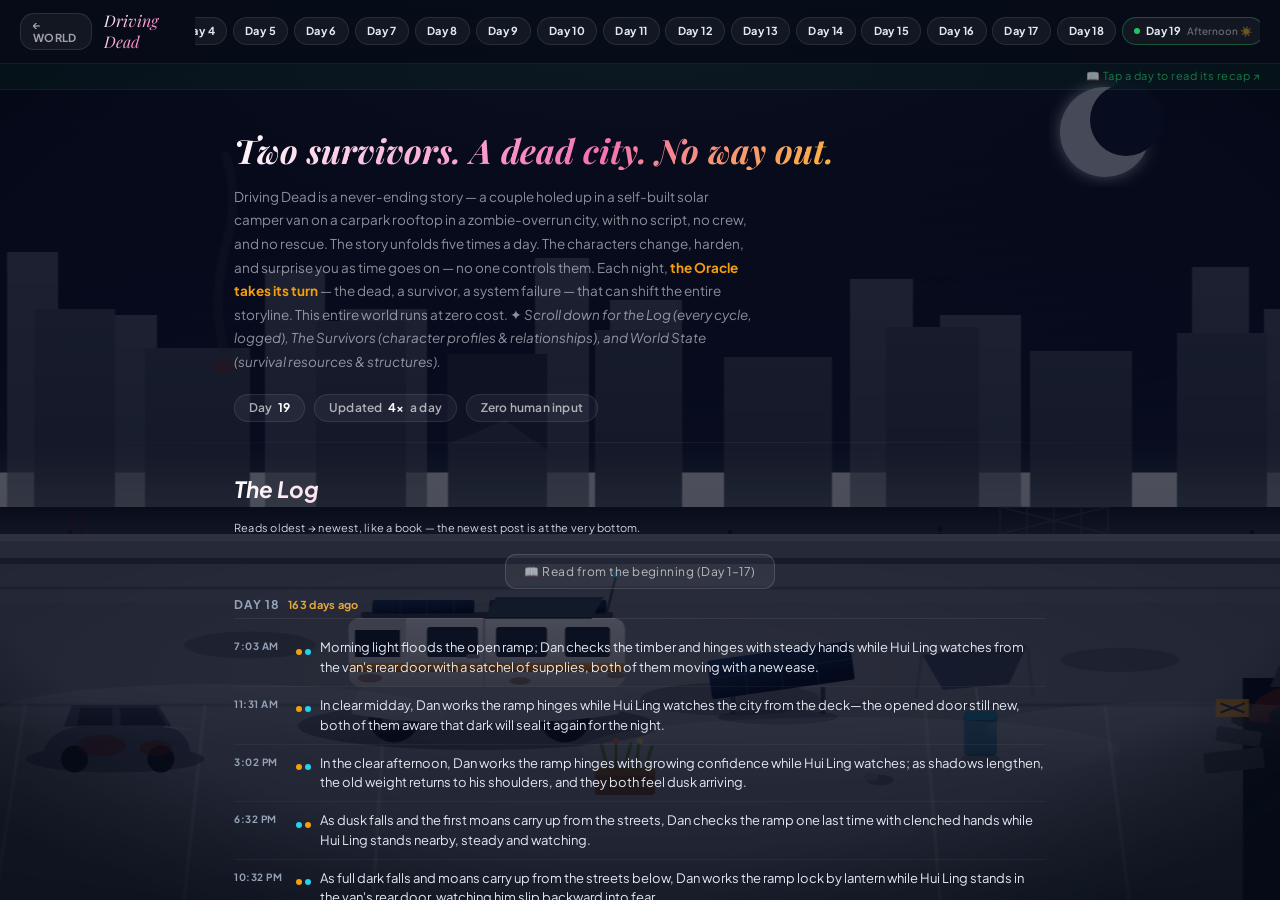
<file: story.html>
<!DOCTYPE html>
<html lang="en">
<head>
<meta charset="UTF-8">
<meta http-equiv="Cache-Control" content="no-cache, no-store, must-revalidate">
<meta http-equiv="Pragma" content="no-cache">
<meta http-equiv="Expires" content="0">
<meta name="viewport" content="width=device-width, initial-scale=1.0">
<title>Driving Dead — the story so far</title>
<link rel="icon" href="data:image/svg+xml,%3Csvg xmlns='http://www.w3.org/2000/svg' viewBox='0 0 100 100'%3E%3Ctext y='.9em' font-size='88'%3E%F0%9F%8C%BF%3C/text%3E%3C/svg%3E">
<meta name="description" content="The story so far on Driving Dead — a never-ending zombie-apocalypse survival drama. Day-by-day recaps, the full Log, and every character's relationships, told five times a day with no script.">
<meta name="theme-color" content="#0a1410">
<meta property="og:type" content="website">
<meta property="og:site_name" content="The Never Ending Story Project">
<meta property="og:title" content="Driving Dead — the story so far">
<meta property="og:description" content="Day-by-day recaps and the full Log of a never-ending dead-city survival drama. No script, no crew, no rescue.">
<meta property="og:url" content="https://adamdegoat.github.io/drivingdead/story.html">
<meta name="twitter:card" content="summary">
<meta name="twitter:title" content="Driving Dead — the story so far">
<meta name="twitter:description" content="Day-by-day recaps and the full Log of a never-ending dead-city survival drama.">

<link href="https://fonts.googleapis.com/css2?family=Playfair+Display:ital,wght@0,700;0,800;1,700&family=Plus+Jakarta+Sans:wght@400;500;600;700;800&display=swap" rel="stylesheet">
<style>
:root{--bg:#070d18;--card:rgba(255,255,255,.04);--border:rgba(255,255,255,.07);
  --text:#e2e8f0;--muted:#cbd5e1;--muted2:#94a3b8;
  --marcus:#60a5fa;--ryan:#fbbf24;--jade:#f472b6;--judy:#2dd4bf;--radius:14px}
*{box-sizing:border-box;margin:0;padding:0}
html{scroll-behavior:smooth}
body{font-family:'Plus Jakarta Sans',sans-serif;background:transparent;color:var(--text);font-size:14px;
  -webkit-font-smoothing:antialiased;min-height:100vh;overflow:hidden}

/* World background + overlay */
#world-bg{position:fixed;inset:0;z-index:0;overflow:hidden}
#world-bg svg{width:100%;height:100%;object-fit:cover}
#dark-overlay{position:fixed;inset:0;z-index:1;background:rgba(2,6,23,.58);pointer-events:none}
#story-scroll{position:fixed;inset:0;z-index:2;overflow-y:auto}

/* Cloud/wave animations (mirrored from world page) */
@keyframes cloud-a{from{transform:translateX(0)}to{transform:translateX(1300px)}}
.cl1{animation:cloud-a 90s linear infinite}
.cl2{animation:cloud-a 115s linear infinite;animation-delay:-40s}
.cl3{animation:cloud-a 72s linear infinite;animation-delay:-22s}
@keyframes flk{0%,100%{transform:scaleY(1) scaleX(1)}50%{transform:scaleY(1.22) scaleX(.9)}}
.fa{animation:flk .75s ease-in-out infinite;transform-box:fill-box;transform-origin:50% 100%}
.fb{animation:flk .55s ease-in-out infinite reverse;transform-box:fill-box;transform-origin:50% 100%}
.fc{animation:flk .42s ease-in-out infinite;transform-box:fill-box;transform-origin:50% 100%}
@keyframes wv{from{transform:translateX(0)}to{transform:translateX(500px)}}
.wa{animation:wv 13s linear infinite}.wb{animation:wv 19s linear infinite reverse}
/* ── dead-city scene ambiance ── */
@keyframes leaffall{0%{transform:translate(0,0) rotate(0deg);opacity:0}8%{opacity:.9}90%{opacity:.85}100%{transform:translate(-46px,620px) rotate(240deg);opacity:0}}
.leaf-fall{transform-box:view-box;animation:leaffall linear infinite}
@keyframes heatwobble{0%{opacity:0;transform:translateY(0)}30%{opacity:.16}50%{transform:translateY(-3px) scaleX(1.015)}70%{opacity:.13}100%{opacity:0;transform:translateY(-7px)}}
.heat-ribbon{transform-box:view-box;animation:heatwobble 6s ease-in-out infinite}
@keyframes firefly{0%,100%{opacity:0;transform:translate(0,0)}25%{opacity:.95}50%{opacity:.35;transform:translate(7px,-9px)}75%{opacity:.85}}
.firefly{transform-box:view-box;animation:firefly 4.2s ease-in-out infinite}
@keyframes shamble{0%,100%{transform:translateX(0)}50%{transform:translateX(5px)}}
.shamble{transform-box:view-box;animation:shamble 6.5s ease-in-out infinite}
@keyframes blink{0%,82%,100%{opacity:.25}88%{opacity:1}}
.blink{animation:blink 3.4s ease-in-out infinite}
@keyframes croworbit{0%{transform:translate(0,0)}25%{transform:translate(34px,-10px)}50%{transform:translate(58px,6px)}75%{transform:translate(24px,16px)}100%{transform:translate(0,0)}}
.crow-orbit{transform-box:view-box;animation:croworbit 22s ease-in-out infinite}
.van-glow{transition:fill .8s ease}
@keyframes smokerise{0%{transform:translate(0,0) scale(.45);opacity:0}18%{opacity:.5}100%{transform:translate(12px,-72px) scale(1.7);opacity:0}}
.smoke-rise{transform-box:view-box;animation:smokerise 4s ease-out infinite}
.smoke-rise.s2{animation-duration:5.4s;animation-delay:-1.8s}
@keyframes smokedrift{0%{transform:translateY(0);opacity:.4}50%{opacity:.55}100%{transform:translateY(-30px);opacity:0}}
.smoke{transform-box:view-box;animation:smokedrift 9s ease-out infinite}
.hidden{display:none!important}
h1,h2,h3{font-family:'Playfair Display',serif}
@keyframes fadeUp{from{opacity:0;transform:translateY(14px)}to{opacity:1;transform:translateY(0)}}
@keyframes pulse{0%,100%{opacity:1;transform:scale(1)}50%{opacity:.7;transform:scale(1.15)}}
@keyframes shimmer{0%{background-position:200% center}100%{background-position:-200% center}}
@keyframes spin{to{transform:rotate(360deg)}}

/* LOADING */
#loading{min-height:100vh;display:flex;flex-direction:column;align-items:center;justify-content:center;gap:1rem}
.spinner{width:36px;height:36px;border:3px solid rgba(255,255,255,.1);border-top-color:#60a5fa;border-radius:50%;animation:spin .8s linear infinite}
#loading p{color:var(--muted);font-size:13px}

/* BACK BAR */
.back-bar{position:sticky;top:0;z-index:50;background:rgba(7,13,24,.92);backdrop-filter:blur(16px);
  -webkit-backdrop-filter:blur(16px);border-bottom:1px solid var(--border);
  padding:.65rem 1.25rem;display:flex;align-items:center;gap:.75rem;
  /* bubble anchors to this */}
.back-btn{display:inline-flex;align-items:center;gap:.35rem;padding:.28rem .75rem;
  border-radius:14px;border:1px solid rgba(255,255,255,.1);background:rgba(255,255,255,.05);
  color:rgba(255,255,255,.6);font-size:11px;font-weight:700;text-decoration:none;
  font-family:'Plus Jakarta Sans',sans-serif;letter-spacing:.3px;text-transform:uppercase;transition:all .2s}
.back-btn:hover{border-color:rgba(255,255,255,.2);color:rgba(255,255,255,.9)}
.back-bar-title{font-family:'Playfair Display',serif;font-style:italic;font-size:16px;
  background:linear-gradient(135deg,#fff 0%,#f472b6 40%,#fbbf24 70%,#60a5fa 100%);
  background-size:200% auto;-webkit-background-clip:text;-webkit-text-fill-color:transparent;
  background-clip:text;animation:shimmer 6s linear infinite}
.day-dot{width:6px;height:6px;border-radius:50%;background:#22c55e;flex-shrink:0;animation:pulse 2s infinite}

/* DAY CHIPS */
#day-chips{display:flex;align-items:center;gap:.35rem;margin-left:auto;
  overflow-x:auto;flex-wrap:nowrap;scrollbar-width:none;padding-bottom:1px}
#day-chips::-webkit-scrollbar{display:none}
.day-chip{display:inline-flex;align-items:center;gap:.35rem;flex-shrink:0;
  background:rgba(255,255,255,.05);border:1px solid rgba(255,255,255,.09);
  border-radius:14px;padding:.25rem .7rem;min-height:28px;
  font-size:11px;font-weight:700;letter-spacing:.4px;white-space:nowrap;
  cursor:pointer;user-select:none;font-family:'Plus Jakarta Sans',sans-serif;
  transition:background .15s,border-color .15s}
.day-chip:hover{background:rgba(255,255,255,.09);border-color:rgba(255,255,255,.18)}
@keyframes chipGlow{0%,100%{box-shadow:0 0 0 0 rgba(34,197,94,0)}50%{box-shadow:0 0 0 5px rgba(34,197,94,.18)}}
.day-chip.current{border-color:rgba(34,197,94,.35);animation:chipGlow 2.5s ease-in-out infinite}
.day-chip.chip-active{background:rgba(255,255,255,.1)!important;border-color:rgba(255,46,120,.45)!important}
.day-chip-meta{font-size:10px;color:rgba(255,255,255,.38);font-weight:500;letter-spacing:0}

/* DAY SUMMARY BUBBLE */
#day-summary-bubble{
  position:absolute;top:calc(100% + 8px);right:0;z-index:200;
  width:min(310px,calc(100vw - 24px));
  background:rgba(4,8,22,.95);border:1px solid rgba(255,255,255,.11);border-radius:14px;
  overflow:hidden;max-height:0;opacity:0;pointer-events:none;
  transition:max-height .34s cubic-bezier(.4,0,.2,1),opacity .22s ease;
  backdrop-filter:blur(20px);-webkit-backdrop-filter:blur(20px);
  box-shadow:0 14px 40px rgba(0,0,0,.7)}
#day-summary-bubble.open{max-height:420px;opacity:1;pointer-events:auto}
.dsb-header{font-size:10px;font-weight:800;letter-spacing:1.8px;text-transform:uppercase;
  color:rgba(255,255,255,.28);padding:13px 15px 0}
.dsb-drama{font-size:13px;color:rgba(255,255,255,.82);line-height:1.58;font-style:italic;
  padding:10px 15px 12px}
.dsb-ongoing{font-size:12.5px;color:rgba(255,255,255,.55);line-height:1.55;font-style:italic;
  padding:10px 15px 12px}
.dsb-bullets{padding:10px 15px 6px;display:flex;flex-direction:column;gap:6px}
.dsb-bullet{font-size:12px;color:rgba(255,255,255,.58);line-height:1.5;
  padding-left:10px;position:relative}
.dsb-bullet::before{content:'·';position:absolute;left:0;color:rgba(255,255,255,.2)}
.dsb-rel{padding:8px 15px 8px;border-top:1px solid rgba(255,255,255,.05);
  display:flex;flex-direction:column;gap:5px}
.dsb-rel-item{font-size:11px;display:flex;align-items:baseline;justify-content:space-between;gap:.5rem}
.dsb-rel-vals{font-size:10px;color:rgba(255,255,255,.28);flex-shrink:0}
.dsb-cycles{padding:7px 15px 13px;display:flex;gap:.35rem;flex-wrap:wrap}
.dsb-cycle-tag{font-size:10px;font-weight:700;text-transform:capitalize;letter-spacing:.3px;
  color:rgba(255,255,255,.3);background:rgba(255,255,255,.05);
  border-radius:7px;padding:2px 8px;font-family:'Plus Jakarta Sans',sans-serif}
.dsb-empty{font-size:13px;color:var(--muted);padding:16px 15px;text-align:center}

/* HERO INTRO */
.hero-intro{padding:2.5rem 1.5rem 1.25rem;max-width:860px;margin:0 auto}
.hero-tagline{font-family:'Playfair Display',serif;font-style:italic;
  font-size:clamp(1.45rem,4vw,2.1rem);font-weight:700;
  background:linear-gradient(135deg,#fff 0%,#f472b6 45%,#fbbf24 80%);
  -webkit-background-clip:text;-webkit-text-fill-color:transparent;background-clip:text;
  line-height:1.2;margin-bottom:.9rem}
.hero-body{color:rgba(226,232,240,.6);font-size:13.5px;line-height:1.75;
  max-width:520px;margin-bottom:1.25rem}
.hero-stats{display:flex;gap:.6rem;flex-wrap:wrap}
.hero-stat-chip{display:inline-flex;align-items:center;gap:.35rem;padding:.35rem .85rem;
  background:rgba(255,255,255,.05);border:1px solid rgba(255,255,255,.09);
  border-radius:20px;font-size:12px;font-weight:600;letter-spacing:.2px;
  color:rgba(255,255,255,.65)}
.hero-stat-chip strong{color:#fff;font-weight:700}

/* DAY HINT */
#day-hint{
  padding:.35rem 1.25rem;text-align:right;
  font-size:11px;color:rgba(34,197,94,.6);letter-spacing:.5px;
  background:rgba(34,197,94,.05);border-bottom:1px solid rgba(34,197,94,.1);
  transition:opacity .5s ease,max-height .5s ease,padding .5s ease;
  overflow:hidden;max-height:36px
}
#day-hint.hint-faded{opacity:0;max-height:0;padding-top:0;padding-bottom:0}
@keyframes hintNudge{0%,100%{transform:translateX(0)}50%{transform:translateX(6px)}}
#day-hint:not(.hint-faded) .hint-arrow{display:inline-block;animation:hintNudge 1.6s ease-in-out infinite}

/* SECTIONS */
.section{padding:2rem 1.5rem;max-width:860px;margin:0 auto}
.section-title{font-size:1.4rem;font-weight:700;font-style:italic;margin-bottom:1.25rem;
  background:linear-gradient(135deg,#fff 0%,#f472b6 55%,#fbbf24 100%);
  -webkit-background-clip:text;-webkit-text-fill-color:transparent;background-clip:text}
.divider{height:1px;background:linear-gradient(90deg,transparent,rgba(255,255,255,.06),transparent);margin:0 1.5rem}
.reveal{opacity:0;transform:translateY(16px);transition:opacity .5s,transform .5s}
.reveal.visible{opacity:1;transform:translateY(0)}

/* CYCLE TABS */
.cycle-tab{display:inline-flex;background:rgba(255,255,255,.04);border:1px solid var(--border);
  border-radius:8px;overflow:hidden;margin-bottom:1rem}
.cycle-btn{padding:.4rem .85rem;font-size:12px;font-weight:600;color:var(--muted);cursor:pointer;
  font-family:'Plus Jakarta Sans',sans-serif;transition:all .15s;border:none;background:none;color:inherit}
.cycle-btn.active{background:rgba(255,255,255,.08);color:#fff}
.cycle-btn[data-cycle="morning"].active{color:#93c5fd;box-shadow:inset 0 -2px 0 #93c5fd}
.cycle-btn[data-cycle="midday"].active{color:#fde68a;box-shadow:inset 0 -2px 0 #fde68a}
.cycle-btn[data-cycle="afternoon"].active{color:#7dd3fc;box-shadow:inset 0 -2px 0 #7dd3fc}
.cycle-btn[data-cycle="evening"].active{color:#fb923c;box-shadow:inset 0 -2px 0 #fb923c}
.cycle-btn[data-cycle="night"].active{color:#c084fc;box-shadow:inset 0 -2px 0 #c084fc}

/* FEED */
.today-grid{display:flex;flex-direction:column;gap:.65rem}
.feed-card{background:var(--card);border-radius:12px;border:1px solid var(--border);
  padding:1rem 1.2rem;display:flex;gap:.85rem;align-items:flex-start;animation:fadeUp .3s ease both}
.feed-card.interaction{border-left:3px solid rgba(251,191,36,.35);border-style:solid;opacity:.92}
.feed-avatar{width:36px;height:36px;border-radius:50%;display:flex;align-items:center;justify-content:center;
  font-weight:800;font-size:12px;font-family:'Plus Jakarta Sans',sans-serif;flex-shrink:0}
.feed-body{flex:1;min-width:0}
.feed-name{font-size:12px;font-weight:700;font-family:'Plus Jakarta Sans',sans-serif;margin-bottom:2px}
.feed-action{font-size:12px;color:var(--muted);margin-bottom:.35rem;font-style:italic}
.feed-thought{font-size:13px;color:var(--text);line-height:1.55}
.feed-dialogue{font-size:13px;color:var(--text);line-height:1.55;font-style:italic}
.feed-dialogue-line{font-size:13px;color:var(--text);line-height:1.6;margin-top:3px}

/* CHARACTER CARDS */
.profiles-grid{display:grid;grid-template-columns:repeat(4,1fr);gap:1rem}
@media(max-width:860px){.profiles-grid{grid-template-columns:repeat(2,1fr)}}
.char-card{background:rgba(11,18,32,.92);border-radius:var(--radius);border:1px solid var(--border);
  padding:1.25rem;transition:all .25s;position:relative;overflow:hidden}
.char-card::before{content:'';position:absolute;top:0;left:0;right:0;height:2px}
.char-card.marcus::before{background:linear-gradient(90deg,transparent,var(--marcus),transparent)}
.char-card.ryan::before{background:linear-gradient(90deg,transparent,var(--ryan),transparent)}
.char-card.jade::before{background:linear-gradient(90deg,transparent,var(--jade),transparent)}
.char-card.judy::before{background:linear-gradient(90deg,transparent,var(--judy),transparent)}
.char-card:hover{transform:translateY(-3px);border-color:rgba(255,255,255,.12)}
.char-avatar{width:48px;height:48px;border-radius:50%;display:flex;align-items:center;justify-content:center;
  font-weight:800;font-size:16px;font-family:'Plus Jakarta Sans',sans-serif;margin-bottom:.85rem}
.char-name{font-size:15px;font-weight:700;font-family:'Plus Jakarta Sans',sans-serif;margin-bottom:2px}
.char-archetype{font-size:11px;font-weight:600;text-transform:uppercase;letter-spacing:.8px;color:var(--muted);margin-bottom:.85rem}
.char-bio{font-size:12px;color:var(--muted);line-height:1.6;margin-bottom:1rem}
.char-mood{display:inline-flex;align-items:center;gap:.35rem;font-size:11px;font-weight:700;
  text-transform:uppercase;letter-spacing:.5px;padding:3px 9px;border-radius:10px;
  background:rgba(255,255,255,.06);margin-bottom:1rem;font-family:'Plus Jakarta Sans',sans-serif}
.score-row{display:flex;align-items:center;justify-content:space-between;margin-bottom:.45rem}
.score-label{font-size:11px;color:var(--muted);width:75px;text-transform:capitalize}
.score-track{flex:1;height:4px;background:rgba(255,255,255,.08);border-radius:4px;overflow:hidden;margin:0 .6rem}
.score-fill{height:100%;border-radius:4px;transition:width .8s cubic-bezier(.4,0,.2,1)}
.score-val{font-size:11px;font-weight:700;width:22px;text-align:right;font-family:'Plus Jakarta Sans',sans-serif}
.shelter-tag{display:inline-flex;align-items:center;gap:.3rem;font-size:11px;color:var(--muted);
  background:rgba(255,255,255,.04);border:1px solid var(--border);border-radius:6px;padding:2px 8px;margin-top:.75rem}

/* RELATIONSHIP */
.rel-wrap{display:flex;flex-direction:column;align-items:center;gap:1.5rem}
#rel-svg{width:100%;max-width:380px}
.rel-stats{display:grid;grid-template-columns:repeat(3,1fr);gap:.75rem;width:100%}
.rel-card{background:var(--card);border-radius:10px;border:1px solid var(--border);padding:.85rem;text-align:center}
.rel-pair{font-size:12px;font-weight:700;font-family:'Plus Jakarta Sans',sans-serif;margin-bottom:.5rem}
.rel-bar-row{display:flex;align-items:center;gap:.4rem;margin-bottom:.25rem}
.rel-bar-label{font-size:10px;color:var(--muted);width:52px;text-align:right;text-transform:capitalize}
.rel-bar-track{flex:1;height:3px;background:rgba(255,255,255,.08);border-radius:3px;overflow:hidden}
.rel-bar-fill{height:100%;border-radius:3px;transition:width .8s}
@media(max-width:480px){.rel-stats{grid-template-columns:1fr}}

/* ABSENT CONTEXT */
.absent-ctx{font-size:12px;color:var(--muted);font-style:italic;margin:4px 0 8px;
  padding:5px 10px;border-left:2px solid rgba(255,255,255,.08);opacity:.75;line-height:1.5}
.absent-ctx strong{font-style:normal;font-weight:600}

/* WORLD STATE */
.ws-block-title{font-size:11px;font-weight:700;text-transform:uppercase;letter-spacing:1px;
  color:var(--muted2);margin-bottom:.65rem;font-family:'Plus Jakarta Sans',sans-serif}
.res-row{display:flex;align-items:center;gap:.6rem;margin-bottom:.5rem}
.res-icon{font-size:13px;width:20px;text-align:center;flex-shrink:0}
.res-label{font-size:12px;color:var(--muted);width:60px;text-transform:capitalize;flex-shrink:0}
.res-track{flex:1;height:4px;background:rgba(255,255,255,.08);border-radius:4px;overflow:hidden}
.res-fill{height:100%;border-radius:4px;transition:width .8s}
.res-val{font-size:11px;font-weight:700;width:28px;text-align:right;flex-shrink:0}
.struct-item{display:flex;align-items:flex-start;gap:.6rem;padding:.45rem 0;border-bottom:1px solid rgba(255,255,255,.04)}
.struct-item:last-child{border-bottom:none}
.struct-item-icon{font-size:13px;flex-shrink:0;width:20px;text-align:center;margin-top:1px}
.struct-item-body{flex:1}
.struct-item-name{font-size:12px;font-weight:600}
.struct-item-meta{font-size:11px;color:var(--muted);margin-top:1px}
.survival-divider{font-size:10px;font-weight:700;text-transform:uppercase;letter-spacing:1.5px;
  color:var(--muted2);margin:.75rem 0 .45rem;border-top:1px solid rgba(255,255,255,.05);padding-top:.65rem}

/* LOG */
.log-day{margin-bottom:1.5rem}
.log-day-header{font-size:12px;font-weight:700;text-transform:uppercase;letter-spacing:1px;
  color:var(--muted2);margin-bottom:.65rem;padding-bottom:.4rem;border-bottom:1px solid var(--border);
  font-family:'Plus Jakarta Sans',sans-serif}
.log-entry{font-size:13px;padding:.55rem 0;border-bottom:1px solid rgba(255,255,255,.04);
  display:flex;gap:.6rem;align-items:flex-start;line-height:1.5}
.log-dot{width:6px;height:6px;border-radius:50%;flex-shrink:0;margin-top:.35rem}
.log-cycle-tag{font-size:10px;font-weight:700;text-transform:uppercase;letter-spacing:.5px;
  color:var(--muted2);flex-shrink:0;width:52px;margin-top:1px;font-family:'Plus Jakarta Sans',sans-serif}
/* recency: a glowing "LATEST" badge on the newest entry, a highlight on the newest day, relative times */
.latest-badge{display:inline-flex;align-items:center;gap:4px;font-size:9px;font-weight:800;
  letter-spacing:.8px;text-transform:uppercase;color:#0a0d12;background:#f6b53d;
  border-radius:20px;padding:2px 8px;vertical-align:middle;
  animation:latestPulse 2.2s ease-in-out infinite}
.latest-badge::before{content:'';width:5px;height:5px;border-radius:50%;background:#0a0d12;opacity:.65}
@keyframes latestPulse{0%,100%{box-shadow:0 0 0 0 rgba(246,181,61,.5)}50%{box-shadow:0 0 0 6px rgba(246,181,61,0)}}
.log-entry-latest{background:linear-gradient(90deg,rgba(246,181,61,.08),transparent);
  border-radius:8px;border-bottom-color:transparent;padding-left:8px;margin-left:-8px}
.log-day-latest{position:relative}
.log-day-latest::before{content:'';position:absolute;left:-11px;top:3px;bottom:10px;width:3px;border-radius:3px;
  background:linear-gradient(#f6b53d,rgba(246,181,61,0))}
.day-rel{font-weight:700;letter-spacing:.3px;color:#f6b53d;opacity:.9;text-transform:none;margin-left:8px;font-size:11px}
.log-rel{font-size:10px;color:var(--muted);font-weight:600;margin-left:7px;letter-spacing:.2px;text-transform:none}

/* FOOTER */
footer{text-align:center;padding:3rem 1.5rem;color:var(--muted2);font-size:12px;
  border-top:1px solid var(--border);margin-top:1rem}
footer span{color:var(--muted);font-weight:600}

/* ── MOBILE ── */
@media(max-width:768px){
  body{overflow-y:auto}
  #story-scroll{position:relative;inset:auto;overflow-y:visible}
  #world-bg{display:none}
  #dark-overlay{display:none}
  body{background:linear-gradient(160deg,#0a1628 0%,#070d18 45%,#06100e 100%)}
  .section{padding:1.25rem 1rem}
  .back-bar{padding:.5rem 1rem}
  .back-bar-title{font-size:14px}
  .day-chip{font-size:10px;padding:.2rem .6rem;min-height:30px}
  .day-chip-meta{display:none}
  #day-summary-bubble{right:0;left:auto}
  .cycle-tab{display:flex;flex-wrap:wrap;gap:2px}
  .cycle-btn{padding:.3rem .55rem;font-size:11px}
  .profiles-grid{grid-template-columns:repeat(2,1fr)}
  .rel-stats{grid-template-columns:1fr}
  .feed-card{flex-direction:column;gap:.5rem}
  .feed-avatar{width:28px;height:28px;font-size:10px}
  .section-title{font-size:1.1rem}
  .log-cycle-tag{width:36px;font-size:9px}
}
.older-toggle{display:block;margin:20px auto 8px;background:rgba(255,255,255,.05);border:1px solid rgba(255,255,255,.14);
  color:rgba(255,255,255,.66);font-family:inherit;font-size:12px;letter-spacing:.04em;padding:9px 18px;border-radius:11px;
  cursor:pointer;transition:background .2s ease,color .2s ease}
.older-toggle:hover{background:rgba(255,255,255,.1);color:rgba(255,255,255,.85)}
</style>
</head>
<body>

<!-- Island world as fixed background -->
<div id="world-bg">
<svg id="world-svg" viewBox="0 0 1000 600" preserveAspectRatio="xMidYMid slice" xmlns="http://www.w3.org/2000/svg">
<defs>
  <!-- Sky gradients — muted, hazy, smoke-tinged dead-city skies -->
  <linearGradient id="sky-morning" x1="0" y1="0" x2="0" y2="1">
    <stop offset="0%" stop-color="#5a5560"/><stop offset="28%" stop-color="#9a8b7e"/>
    <stop offset="58%" stop-color="#c2a98e"/><stop offset="100%" stop-color="#d9c4a4"/>
  </linearGradient>
  <linearGradient id="sky-midday" x1="0" y1="0" x2="0" y2="1">
    <stop offset="0%" stop-color="#5b6b78"/><stop offset="40%" stop-color="#8a9aa3"/>
    <stop offset="78%" stop-color="#b9c2c0"/><stop offset="100%" stop-color="#cdd2c8"/>
  </linearGradient>
  <linearGradient id="sky-afternoon" x1="0" y1="0" x2="0" y2="1">
    <stop offset="0%" stop-color="#6b6f76"/><stop offset="42%" stop-color="#9a9890"/>
    <stop offset="78%" stop-color="#c4b59a"/><stop offset="100%" stop-color="#d6c3a2"/>
  </linearGradient>
  <linearGradient id="sky-evening" x1="0" y1="0" x2="0" y2="1">
    <stop offset="0%" stop-color="#2c2333"/><stop offset="26%" stop-color="#6e4248"/>
    <stop offset="52%" stop-color="#b9622f"/><stop offset="76%" stop-color="#d98a3a"/>
    <stop offset="100%" stop-color="#b89a72"/>
  </linearGradient>
  <linearGradient id="sky-night" x1="0" y1="0" x2="0" y2="1">
    <stop offset="0%" stop-color="#070a12"/><stop offset="45%" stop-color="#0d121f"/>
    <stop offset="80%" stop-color="#141b2c"/><stop offset="100%" stop-color="#1b2336"/>
  </linearGradient>
  <linearGradient id="sky-dawn" x1="0" y1="0" x2="0" y2="1">
    <stop offset="0%" stop-color="#141b2c"/><stop offset="32%" stop-color="#34323f"/>
    <stop offset="58%" stop-color="#6e5a52"/><stop offset="80%" stop-color="#b07a52"/>
    <stop offset="100%" stop-color="#d9b27a"/>
  </linearGradient>
  <!-- (kept id) — a generic dark fill, unused at street level -->
  <linearGradient id="ocean-g" x1="0" y1="0" x2="0" y2="1">
    <stop offset="0%" stop-color="#2a2e36"/><stop offset="100%" stop-color="#16191f"/>
  </linearGradient>
  <!-- dead-city SKYLINE depth (far hazy → near dark towers) -->
  <linearGradient id="skyline-far" x1="0" y1="0" x2="0" y2="1">
    <stop offset="0%" stop-color="#7b828c"/><stop offset="100%" stop-color="#5e6670"/>
  </linearGradient>
  <linearGradient id="skyline-mid" x1="0" y1="0" x2="0" y2="1">
    <stop offset="0%" stop-color="#4a525e"/><stop offset="100%" stop-color="#39414c"/>
  </linearGradient>
  <linearGradient id="skyline-near" x1="0" y1="0" x2="0" y2="1">
    <stop offset="0%" stop-color="#2c333d"/><stop offset="100%" stop-color="#1c222b"/>
  </linearGradient>
  <!-- the carpark rooftop DECK (concrete, sun-warmed top → cooler foreground) -->
  <radialGradient id="clearing-g" cx="50%" cy="34%" r="78%">
    <stop offset="0%" stop-color="#8a8d8f"/><stop offset="52%" stop-color="#72767a"/>
    <stop offset="100%" stop-color="#565a60"/>
  </radialGradient>
  <linearGradient id="mud-g" x1="0" y1="0" x2="0" y2="1">
    <stop offset="0%" stop-color="#7a7e82"/><stop offset="100%" stop-color="#3e4248"/>
  </linearGradient>
  <!-- the SOLAR CAMPER VAN body (off-white panel, sun-lit top → shadow base) -->
  <linearGradient id="van-body" x1="0" y1="0" x2="0" y2="1">
    <stop offset="0%" stop-color="#eef0ee"/><stop offset="48%" stop-color="#d2d6d2"/>
    <stop offset="100%" stop-color="#a7aca8"/>
  </linearGradient>
  <linearGradient id="van-stripe" x1="0" y1="0" x2="0" y2="1">
    <stop offset="0%" stop-color="#f59e0b"/><stop offset="100%" stop-color="#b45309"/>
  </linearGradient>
  <linearGradient id="solar-g" x1="0" y1="0" x2="0.4" y2="1">
    <stop offset="0%" stop-color="#1e3a5f"/><stop offset="55%" stop-color="#15293f"/>
    <stop offset="100%" stop-color="#0c1827"/>
  </linearGradient>
  <linearGradient id="rust-g" x1="0" y1="0" x2="0" y2="1">
    <stop offset="0%" stop-color="#9a3412"/><stop offset="100%" stop-color="#5c2410"/>
  </linearGradient>
  <linearGradient id="mist-g" x1="0" y1="0" x2="0" y2="1">
    <stop offset="0%" stop-color="#c2cbd2" stop-opacity=".5"/>
    <stop offset="100%" stop-color="#c2cbd2" stop-opacity="0"/>
  </linearGradient>
  <!-- soft sky-light wash from above (no canopy here — open sky) -->
  <radialGradient id="canopy-light" cx="50%" cy="0%" r="80%">
    <stop offset="0%" stop-color="#dfe6ec" stop-opacity=".22"/>
    <stop offset="45%" stop-color="#cdd6dc" stop-opacity=".08"/>
    <stop offset="100%" stop-color="#cdd6dc" stop-opacity="0"/>
  </radialGradient>
  <filter id="glow"><feGaussianBlur stdDeviation="5" result="b"/><feMerge><feMergeNode in="b"/><feMergeNode in="SourceGraphic"/></feMerge></filter>
  <radialGradient id="sun-halo" cx="50%" cy="50%" r="50%">
    <stop offset="0%" stop-color="#fde68a" stop-opacity=".55"/>
    <stop offset="35%" stop-color="#fcd34d" stop-opacity=".28"/>
    <stop offset="100%" stop-color="#fcd34d" stop-opacity="0"/>
  </radialGradient>
  <linearGradient id="sun-glint" x1="0" y1="0" x2="0" y2="1">
    <stop offset="0%" stop-color="#fde68a" stop-opacity=".55"/>
    <stop offset="100%" stop-color="#fde68a" stop-opacity="0"/>
  </linearGradient>
  <radialGradient id="fire-glow-g" cx="50%" cy="50%" r="50%">
    <stop offset="0%" stop-color="#fb923c" stop-opacity=".5"/>
    <stop offset="45%" stop-color="#f97316" stop-opacity=".16"/>
    <stop offset="100%" stop-color="#f97316" stop-opacity="0"/>
  </radialGradient>
  <radialGradient id="moon-halo" cx="50%" cy="50%" r="50%">
    <stop offset="0%" stop-color="#e2e8f0" stop-opacity=".35"/>
    <stop offset="100%" stop-color="#cbd5e1" stop-opacity="0"/>
  </radialGradient>
  <filter id="soft-blur"><feGaussianBlur stdDeviation="2.6"/></filter>
  <filter id="ray-blur"><feGaussianBlur stdDeviation="7"/></filter>
  <filter id="leaf-blur"><feGaussianBlur stdDeviation="1.2"/></filter>
  <!-- volumetric god-ray shaft (bright near canopy, fading to the floor) -->
  <linearGradient id="god-ray" x1="0" y1="0" x2="0" y2="1">
    <stop offset="0%" stop-color="#fde7b0" stop-opacity=".5"/>
    <stop offset="55%" stop-color="#f3d488" stop-opacity=".18"/>
    <stop offset="100%" stop-color="#f3d488" stop-opacity="0"/>
  </linearGradient>
  <!-- mid-distance aerial haze (separates background canopy from foreground) -->
  <linearGradient id="depth-haze" x1="0" y1="0" x2="0" y2="1">
    <stop offset="0%" stop-color="#cfe2cf" stop-opacity="0"/>
    <stop offset="55%" stop-color="#d4e6cf" stop-opacity=".4"/>
    <stop offset="100%" stop-color="#d4e6cf" stop-opacity="0"/>
  </linearGradient>
  <!-- puddle reflection (sky caught in wet mud) -->
  <linearGradient id="puddle-g" x1="0" y1="0" x2="0" y2="1">
    <stop offset="0%" stop-color="#bcd9c4" stop-opacity=".7"/>
    <stop offset="100%" stop-color="#6e8f7e" stop-opacity=".35"/>
  </linearGradient>
  <!-- ── LUSH FOLIAGE gradients (overhead canopy, big tropical leaves, flowers) ── -->
  <linearGradient id="canopy-ceiling-g" x1="0" y1="0" x2="0" y2="1">
    <stop offset="0%" stop-color="#0f2417"/><stop offset="60%" stop-color="#14532d"/>
    <stop offset="100%" stop-color="#1f6b3a"/>
  </linearGradient>
  <linearGradient id="vine-leaf-g" x1="0" y1="0" x2="0" y2="1">
    <stop offset="0%" stop-color="#1f6b3a"/><stop offset="100%" stop-color="#14532d"/>
  </linearGradient>
  <linearGradient id="big-leaf-g" x1="0" y1="0" x2="0.4" y2="1">
    <stop offset="0%" stop-color="#1f6b3a"/><stop offset="55%" stop-color="#14532d"/>
    <stop offset="100%" stop-color="#0b1f12"/>
  </linearGradient>
  <linearGradient id="big-leaf-g2" x1="0" y1="0" x2="0.5" y2="1">
    <stop offset="0%" stop-color="#2f8f4e"/><stop offset="60%" stop-color="#1f6b3a"/>
    <stop offset="100%" stop-color="#0f2417"/>
  </linearGradient>
  <linearGradient id="elephant-leaf-g" x1="0" y1="0" x2="0" y2="1">
    <stop offset="0%" stop-color="#2f8f4e"/><stop offset="100%" stop-color="#14532d"/>
  </linearGradient>
  <linearGradient id="fg-leaf-g" x1="0" y1="0" x2="0.3" y2="1">
    <stop offset="0%" stop-color="#14532d"/><stop offset="100%" stop-color="#0b1f12"/>
  </linearGradient>
  <radialGradient id="heliconia-g" cx="40%" cy="35%" r="75%">
    <stop offset="0%" stop-color="#f2b134"/><stop offset="50%" stop-color="#e58b4a"/>
    <stop offset="100%" stop-color="#e0533a"/>
  </radialGradient>
  <radialGradient id="hibiscus-g" cx="50%" cy="42%" r="70%">
    <stop offset="0%" stop-color="#f2b134"/><stop offset="45%" stop-color="#e0533a"/>
    <stop offset="100%" stop-color="#9d2424"/>
  </radialGradient>
  <radialGradient id="orchid-g" cx="50%" cy="40%" r="70%">
    <stop offset="0%" stop-color="#f5c4d6"/><stop offset="55%" stop-color="#d94f7a"/>
    <stop offset="100%" stop-color="#a8325a"/>
  </radialGradient>
  <radialGradient id="vignette-g" cx="50%" cy="46%" r="62%">
    <stop offset="0%" stop-color="#000000" stop-opacity="0"/>
    <stop offset="78%" stop-color="#000000" stop-opacity="0"/>
    <stop offset="100%" stop-color="#06120c" stop-opacity=".52"/>
  </radialGradient>
  <!-- warm pool where a sun shaft lands on the clearing floor -->
  <radialGradient id="dapple-g" cx="50%" cy="50%" r="50%">
    <stop offset="0%" stop-color="#fff6d8" stop-opacity=".6"/>
    <stop offset="52%" stop-color="#fde8a8" stop-opacity=".24"/>
    <stop offset="100%" stop-color="#fde8a8" stop-opacity="0"/>
  </radialGradient>
</defs>

<!-- SKY -->
<rect id="sky-bg" width="1000" height="315" fill="url(#sky-afternoon)"/>

<!-- SUN -->
<g id="sun-group">
  <circle cx="810" cy="88" r="155" fill="url(#sun-halo)"/>
  <circle cx="810" cy="88" r="70" fill="#fbbf24" opacity=".1"/>
  <circle cx="810" cy="88" r="48" fill="#fcd34d" opacity=".18"/>
  <circle cx="810" cy="88" r="32" fill="#fde68a"/>
  <circle cx="810" cy="88" r="26" fill="#fef3c7"/>
</g>
<!-- MOON -->
<circle id="moon-halo-c" cx="810" cy="88" r="90" fill="url(#moon-halo)" opacity="0"/>
<g id="moon-group" opacity="0" filter="url(#glow)">
  <circle cx="810" cy="88" r="30" fill="#e2e8f0"/>
  <circle cx="824" cy="80" r="24" fill="#0f172a"/>
</g>
<!-- STARS -->
<g id="night-stars" opacity="0">
  <circle cx="55" cy="28" r="1.4" fill="white" opacity=".9"/><circle cx="138" cy="48" r="1.1" fill="white" opacity=".7"/>
  <circle cx="218" cy="18" r="1.6" fill="white" opacity=".85"/><circle cx="305" cy="55" r="1.2" fill="white" opacity=".9"/>
  <circle cx="388" cy="22" r="1.5" fill="white" opacity=".65"/><circle cx="452" cy="46" r="1.1" fill="white" opacity=".8"/>
  <circle cx="528" cy="14" r="1.3" fill="white" opacity=".75"/><circle cx="612" cy="38" r="1.4" fill="white" opacity=".8"/>
  <circle cx="685" cy="60" r="1.2" fill="white" opacity=".7"/><circle cx="748" cy="20" r="1.5" fill="white" opacity=".9"/>
  <circle cx="862" cy="44" r="1.2" fill="white" opacity=".75"/><circle cx="948" cy="26" r="1.6" fill="white" opacity=".85"/>
  <circle cx="105" cy="75" r="1" fill="white" opacity=".6"/><circle cx="272" cy="82" r="1.2" fill="white" opacity=".7"/>
  <circle cx="465" cy="78" r="1" fill="white" opacity=".65"/><circle cx="655" cy="85" r="1.3" fill="white" opacity=".6"/>
  <circle cx="828" cy="70" r="1.1" fill="white" opacity=".75"/><circle cx="178" cy="96" r="1" fill="white" opacity=".5"/>
  <circle cx="362" cy="94" r="1.2" fill="white" opacity=".6"/><circle cx="562" cy="100" r="1" fill="white" opacity=".55"/>
</g>

<!-- CLOUDS -->
<g class="cl1" opacity=".88">
  <ellipse cx="-180" cy="75" rx="68" ry="26" fill="white"/>
  <ellipse cx="-140" cy="64" rx="50" ry="22" fill="white"/>
  <ellipse cx="-215" cy="80" rx="42" ry="19" fill="white"/>
</g>
<g class="cl2" opacity=".72">
  <ellipse cx="-480" cy="50" rx="55" ry="20" fill="white"/>
  <ellipse cx="-445" cy="41" rx="40" ry="17" fill="white"/>
  <ellipse cx="-510" cy="54" rx="35" ry="15" fill="white"/>
</g>
<g class="cl3" opacity=".6">
  <ellipse cx="-720" cy="108" rx="62" ry="23" fill="white"/>
  <ellipse cx="-682" cy="97" rx="46" ry="19" fill="white"/>
  <ellipse cx="-752" cy="112" rx="38" ry="17" fill="white"/>
</g>

<!-- ══ SOFT SKY-LIGHT WASH (open sky over the rooftop) ══ -->
<rect x="0" y="0" width="1000" height="360" fill="url(#canopy-light)" opacity=".7"/>

<!-- ══ DEAD-CITY SKYLINE (far hazy → near dark towers, some broken) ══ -->
<g fill="url(#skyline-far)" opacity=".7">
  <rect x="20" y="196" width="44" height="160"/><rect x="78" y="168" width="34" height="188"/>
  <rect x="128" y="210" width="50" height="146"/><rect x="250" y="180" width="40" height="176"/>
  <rect x="300" y="206" width="58" height="150"/><rect x="430" y="172" width="36" height="184"/>
  <rect x="480" y="200" width="48" height="156"/><rect x="640" y="186" width="42" height="170"/>
  <rect x="700" y="210" width="54" height="146"/><rect x="868" y="178" width="38" height="178"/>
  <rect x="916" y="206" width="46" height="150"/>
</g>
<!-- mid towers (darker) -->
<g fill="url(#skyline-mid)">
  <rect x="0" y="226" width="62" height="130"/><rect x="96" y="206" width="54" height="150"/>
  <rect x="170" y="232" width="70" height="124"/><rect x="284" y="214" width="60" height="142"/>
  <rect x="372" y="236" width="66" height="120"/><rect x="470" y="220" width="58" height="136"/>
  <rect x="556" y="238" width="72" height="118"/><rect x="664" y="218" width="62" height="138"/>
  <rect x="760" y="234" width="68" height="122"/><rect x="858" y="222" width="60" height="134"/>
  <rect x="936" y="236" width="64" height="120"/>
  <!-- a snapped / collapsed tower -->
  <path d="M 372 236 L 438 236 L 438 300 L 410 280 L 372 296 Z" fill="#2c333d"/>
</g>
<!-- lit / broken windows scattered (mostly dark, a few catch light) -->
<g fill="#4a525e" opacity=".5">
  <rect x="108" y="222" width="6" height="8"/><rect x="120" y="240" width="6" height="8"/><rect x="300" y="232" width="6" height="8"/>
  <rect x="478" y="238" width="6" height="8"/><rect x="676" y="236" width="6" height="8"/><rect x="870" y="240" width="6" height="8"/>
</g>
<!-- a thin smoke plume rising from a distant fire in the city -->
<g opacity=".4"><path class="smoke" d="M 222 232 Q 214 196 226 156 Q 232 130 224 104" stroke="#3a3f45" stroke-width="6" fill="none" stroke-linecap="round"/></g>
<ellipse cx="223" cy="244" rx="9" ry="5" fill="#9a3412" opacity=".35"/>
<!-- aerial haze pooling at the skyline base so the city recedes -->
<rect x="0" y="300" width="1000" height="74" fill="url(#depth-haze)" filter="url(#ray-blur)" opacity=".8"/>

<!-- ══ THE STREET FAR BELOW (glimpsed beyond the rooftop ledge) + the DEAD ══ -->
<rect x="0" y="338" width="1000" height="40" fill="#1c2027"/>
<rect x="0" y="338" width="1000" height="40" fill="url(#depth-haze)" opacity=".5"/>
<!-- tiny shambling horde silhouettes in the street -->
<g id="horde" fill="#0e1116" opacity=".7">
  <g class="shamble"><ellipse cx="120" cy="362" rx="2.2" ry="5"/><circle cx="120" cy="355" r="1.6"/></g>
  <g class="shamble" style="animation-delay:-2.2s"><ellipse cx="168" cy="366" rx="2" ry="4.6"/><circle cx="168" cy="360" r="1.5"/></g>
  <g class="shamble" style="animation-delay:-4s"><ellipse cx="246" cy="360" rx="2.2" ry="5"/><circle cx="246" cy="353" r="1.6"/></g>
  <g class="shamble" style="animation-delay:-1.1s"><ellipse cx="330" cy="368" rx="2" ry="4.4"/><circle cx="330" cy="362" r="1.4"/></g>
  <g class="shamble" style="animation-delay:-3.3s"><ellipse cx="560" cy="362" rx="2.2" ry="5"/><circle cx="560" cy="355" r="1.6"/></g>
  <g class="shamble" style="animation-delay:-0.6s"><ellipse cx="612" cy="366" rx="2" ry="4.6"/><circle cx="612" cy="360" r="1.5"/></g>
  <g class="shamble" style="animation-delay:-2.7s"><ellipse cx="700" cy="360" rx="2.2" ry="5"/><circle cx="700" cy="353" r="1.6"/></g>
  <g class="shamble" style="animation-delay:-4.5s"><ellipse cx="846" cy="366" rx="2" ry="4.6"/><circle cx="846" cy="360" r="1.5"/></g>
  <g class="shamble" style="animation-delay:-1.8s"><ellipse cx="908" cy="362" rx="2.2" ry="5"/><circle cx="908" cy="355" r="1.6"/></g>
</g>

<!-- ══ THE CARPARK ROOFTOP DECK (concrete ground plane) ══ -->
<rect x="0" y="372" width="1000" height="228" fill="url(#clearing-g)"/>
<!-- sun-warmed sheen near the back, cool toward the foreground -->
<rect x="0" y="372" width="1000" height="30" fill="#9aa0a2" opacity=".18"/>
<!-- expansion joints + faded parking-bay lines -->
<g stroke="#4a4e52" stroke-width="2" opacity=".5"><path d="M 0 392 H 1000"/><path d="M 0 470 H 1000"/></g>
<g stroke="#cdd2c8" stroke-width="2.4" opacity=".22">
  <path d="M 90 470 L 70 600"/><path d="M 210 470 L 196 600"/><path d="M 330 470 L 322 600"/>
  <path d="M 690 470 L 700 600"/><path d="M 810 470 L 826 600"/><path d="M 930 470 L 952 600"/>
</g>
<!-- oil stains + rubble patches -->
<g fill="#3e4248" opacity=".4"><ellipse cx="240" cy="430" rx="44" ry="9"/><ellipse cx="560" cy="466" rx="60" ry="11"/><ellipse cx="820" cy="440" rx="40" ry="8"/></g>
<g fill="#565a60"><ellipse cx="150" cy="500" rx="10" ry="4"/><ellipse cx="158" cy="497" rx="6" ry="3" fill="#6b6f74"/></g>
<g fill="#565a60"><ellipse cx="660" cy="520" rx="9" ry="3.5"/><ellipse cx="654" cy="518" rx="5" ry="2.6" fill="#6b6f74"/></g>

<!-- the deck's FRONT LEDGE / parapet wall (low concrete wall along the back edge, over the drop) -->
<rect x="0" y="356" width="1000" height="20" fill="#7a7e82"/>
<rect x="0" y="356" width="1000" height="5" fill="#9298a0"/>
<rect x="0" y="372" width="1000" height="4" fill="#4a4e52"/>
<!-- rebar + a chain-link panel poking up from the parapet -->
<g stroke="#5c2410" stroke-width="2" opacity=".6"><line x1="120" y1="356" x2="120" y2="344"/><line x1="128" y1="356" x2="129" y2="346"/></g>
<g stroke="#6b7078" stroke-width="1" opacity=".4" fill="none"><path d="M 740 356 L 740 338 L 812 338 L 812 356 M 740 338 L 812 356 M 812 338 L 740 356 M 758 338 L 758 356 M 776 338 L 776 356 M 794 338 L 794 356"/></g>

<!-- ══ BARRICADED RAMP (the one way up — sealed with a wrecked car + debris), far right ══ -->
<g>
  <!-- ramp mouth (dark opening going down) -->
  <path d="M 902 600 L 902 452 L 1000 452 L 1000 600 Z" fill="#1b1f25"/>
  <path d="M 902 452 L 1000 452 L 1000 478 L 902 470 Z" fill="#11141a"/>
  <!-- a wrecked car jammed across the mouth -->
  <g transform="translate(902 446)">
    <ellipse cx="48" cy="34" rx="56" ry="9" fill="#11141a" opacity=".6"/>
    <path d="M 4 30 Q 10 14 30 12 L 78 12 Q 96 14 98 30 L 98 34 Q 70 38 50 38 Q 22 38 4 34 Z" fill="#5c2410"/>
    <path d="M 18 12 L 24 -2 L 74 -2 L 84 12 Z" fill="#4a4e52"/>
    <path d="M 30 0 L 50 0 L 50 11 L 28 11 Z" fill="#11141a" opacity=".7"/>
    <path d="M 54 0 L 72 0 L 80 11 L 54 11 Z" fill="#11141a" opacity=".7"/>
    <circle cx="26" cy="34" r="9" fill="#16191c"/><circle cx="78" cy="34" r="9" fill="#16191c"/>
    <g fill="#9a3412" opacity=".5"><ellipse cx="40" cy="24" rx="14" ry="7"/><ellipse cx="68" cy="26" rx="9" ry="5"/></g>
  </g>
  <!-- piled debris + a warning -->
  <g fill="#4a4e52"><rect x="876" y="500" width="40" height="14" rx="2" transform="rotate(-6 896 507)"/><rect x="884" y="486" width="30" height="10" rx="2" transform="rotate(8 899 491)"/></g>
  <path d="M 884 466 L 906 466 L 906 478 L 884 478 Z" fill="#f59e0b" opacity=".85"/><path d="M 887 469 L 903 475 M 903 469 L 887 475" stroke="#1b1f25" stroke-width="1.4"/>
</g>

<!-- ══ ABANDONED CAR on the deck (frozen mid-escape, stripped) ══ -->
<g transform="translate(96 470) scale(.9)">
  <ellipse cx="60" cy="40" rx="66" ry="10" fill="#2a2e34" opacity=".5"/>
  <path d="M 6 36 Q 12 18 34 16 L 96 16 Q 114 18 116 36 L 116 40 Q 82 44 60 44 Q 26 44 6 40 Z" fill="#475059"/>
  <path d="M 22 16 L 28 0 L 92 0 L 102 16 Z" fill="#39414c"/>
  <path d="M 34 2 L 58 2 L 58 15 L 32 15 Z" fill="#11141a" opacity=".7"/><path d="M 64 2 L 90 2 L 98 15 L 64 15 Z" fill="#11141a" opacity=".7"/>
  <circle cx="30" cy="40" r="10" fill="#16191c"/><circle cx="94" cy="40" r="10" fill="#16191c"/>
  <g fill="#5c2410" opacity=".55"><ellipse cx="50" cy="30" rx="18" ry="8"/><ellipse cx="90" cy="32" rx="12" ry="6"/></g>
  <path d="M 96 16 L 116 18" stroke="#9298a0" stroke-width="1.2" opacity=".5"/>
</g>

<!-- ══ THE SOLAR CAMPER VAN — hero prop, dug in centre-left ══ -->
<g id="van" transform="translate(300 392)">
  <!-- ground shadow -->
  <ellipse cx="92" cy="92" rx="120" ry="16" fill="#2a2e34" opacity=".5"/>
  <!-- wheels (chocked, settled) -->
  <g><circle cx="36" cy="86" r="17" fill="#16191c"/><circle cx="36" cy="86" r="8" fill="#4a4e52"/><circle cx="36" cy="86" r="3" fill="#6b7078"/></g>
  <g><circle cx="150" cy="86" r="17" fill="#16191c"/><circle cx="150" cy="86" r="8" fill="#4a4e52"/><circle cx="150" cy="86" r="3" fill="#6b7078"/></g>
  <!-- lower body / sill -->
  <path d="M 8 78 Q 14 60 30 58 L 168 58 Q 184 60 186 78 L 186 84 Q 150 90 96 90 Q 40 90 8 84 Z" fill="#8a8f93"/>
  <!-- main body (boxy camper) -->
  <rect x="6" y="20" width="184" height="46" rx="8" fill="url(#van-body)"/>
  <!-- cab (front, left) -->
  <path d="M 6 30 Q 4 22 12 20 L 44 20 L 44 50 L 6 50 Z" fill="#c2c7c4"/>
  <!-- amber accent stripe -->
  <rect x="6" y="50" width="184" height="6" fill="url(#van-stripe)" opacity=".9"/>
  <!-- windscreen + side windows (warm interior glow at night via #van-windows) -->
  <path d="M 10 28 L 40 28 L 40 46 L 10 46 Z" fill="#1c2630"/>
  <g id="van-windows">
    <rect class="van-glow" x="58" y="26" width="34" height="20" rx="2" fill="#243038"/>
    <rect class="van-glow" x="104" y="26" width="34" height="20" rx="2" fill="#243038"/>
    <rect class="van-glow" x="150" y="26" width="30" height="20" rx="2" fill="#243038"/>
  </g>
  <!-- side door + handle -->
  <line x1="96" y1="20" x2="96" y2="66" stroke="#9298a0" stroke-width="1.4" opacity=".7"/>
  <rect x="84" y="44" width="9" height="3" rx="1.5" fill="#7a7e82"/>
  <!-- roof rack + SOLAR PANELS on top -->
  <rect x="14" y="16" width="168" height="4" rx="1.5" fill="#39414c"/>
  <g id="van-roof-solar">
    <rect x="22" y="8" width="68" height="9" rx="1.5" fill="url(#solar-g)" transform="skewX(-2)"/>
    <rect x="100" y="8" width="78" height="9" rx="1.5" fill="url(#solar-g)" transform="skewX(-2)"/>
    <g stroke="#2c5a8a" stroke-width=".5" opacity=".6"><path d="M 40 8 L 40 17 M 58 8 L 58 17 M 76 8 L 76 17 M 120 8 L 120 17 M 140 8 L 140 17 M 160 8 L 160 17"/></g>
  </g>
  <!-- a little antenna / radio mast + a blinking telltale -->
  <line x1="178" y1="16" x2="184" y2="-8" stroke="#39414c" stroke-width="1.6"/><circle class="blink" cx="184" cy="-9" r="1.8" fill="#22d3ee"/>
  <!-- a pull-out awning over the side door -->
  <path d="M 96 20 L 168 20 L 176 6 L 104 6 Z" fill="#3a4a55"/><path d="M 96 20 L 168 20" stroke="#2a343c" stroke-width="1.4"/>
  <!-- rust + grime streaks -->
  <g fill="#5c2410" opacity=".4"><ellipse cx="20" cy="60" rx="8" ry="3"/><ellipse cx="120" cy="62" rx="7" ry="2.6"/><ellipse cx="184" cy="58" rx="6" ry="2.4"/></g>
</g>

<!-- ══ SOLAR ARRAY on a frame (extra panels facing the sun) ══ -->
<g transform="translate(548 432)">
  <line x1="14" y1="44" x2="14" y2="20" stroke="#39414c" stroke-width="3"/><line x1="74" y1="44" x2="74" y2="26" stroke="#39414c" stroke-width="3"/>
  <rect x="-2" y="2" width="96" height="26" rx="2" fill="url(#solar-g)" transform="rotate(-8 44 15)"/>
  <g stroke="#2c5a8a" stroke-width=".6" opacity=".6" transform="rotate(-8 44 15)"><path d="M 22 2 L 22 28 M 46 2 L 46 28 M 70 2 L 70 28 M -2 14 L 94 14"/></g>
  <ellipse cx="44" cy="46" rx="40" ry="5" fill="#2a2e34" opacity=".4"/>
</g>

<!-- ══ WATER RIG — a rain tarp funnelling into a tank (rooftop water) ══ -->
<g transform="translate(688 430)">
  <!-- tarp funnel -->
  <path d="M 0 6 L 70 0 L 58 26 L 14 30 Z" fill="#3a4a55" opacity=".85"/>
  <path d="M 0 6 L 70 0" stroke="#5e6b75" stroke-width="1.4"/>
  <line x1="0" y1="6" x2="-4" y2="36" stroke="#6b7078" stroke-width="2"/><line x1="70" y1="0" x2="74" y2="34" stroke="#6b7078" stroke-width="2"/>
  <!-- downspout into a blue drum -->
  <path d="M 36 28 L 38 44" stroke="#9298a0" stroke-width="2"/>
  <rect x="28" y="44" width="22" height="30" rx="3" fill="#1e5a6e"/><rect x="28" y="44" width="22" height="6" rx="3" fill="#2a7d96"/>
  <ellipse cx="39" cy="76" rx="13" ry="4" fill="#2a2e34" opacity=".4"/>
</g>

<!-- ══ ROOFTOP GARDEN — scavenged planters with something green growing ══ -->
<g transform="translate(470 506)">
  <rect x="0" y="6" width="40" height="18" rx="2" fill="#5c4327"/><rect x="0" y="6" width="40" height="5" rx="2" fill="#6b4f2a"/>
  <g stroke="#3f6212" stroke-width="2" stroke-linecap="round" fill="none"><path d="M 8 6 Q 6 -4 4 -10 M 14 6 Q 14 -6 14 -12 M 20 6 Q 22 -4 24 -10 M 28 6 Q 28 -6 30 -12 M 34 6 Q 36 -3 38 -8"/></g>
  <circle cx="14" cy="-12" r="2" fill="#e0533a" opacity=".8"/><circle cx="30" cy="-12" r="2" fill="#f2b134" opacity=".8"/>
</g>

<!-- soft cold ground-haze drifting low across the deck (re-skinned heat-haze id for applyWeather) -->
<g id="heat-haze" display="none" style="mix-blend-mode:screen">
  <ellipse class="heat-ribbon" cx="300" cy="500" rx="190" ry="9" fill="#cfe0ec" opacity=".4"/>
  <ellipse class="heat-ribbon" cx="680" cy="494" rx="210" ry="10" fill="#cfe0ec" opacity=".4" style="animation-delay:-2s"/>
</g>

<!-- ══ CAMP STORES — live readouts of the survival sim (filled by renderCampStores) ══ -->
<!-- gathered firewood (count tracks resources.wood) -->
<g id="woodpile"></g>
<!-- foraged/caught food on a drying line (count tracks resources.food) -->
<g id="food-cache"></g>
<!-- collected water vessel (fill level tracks resources.water) -->
<g id="water-store"></g>

<!-- ══ THE VAN'S SYSTEMS GLOW — warm interior light when POWER is on (= 'fire' lit; scales w/ battery) ══ -->
<g id="fire-flames" display="none" style="mix-blend-mode:screen">
  <!-- soft halo so the warmth punches through the night overlay -->
  <ellipse cx="419" cy="428" rx="92" ry="40" fill="#f59e0b" opacity=".18"/>
  <rect x="357" y="417" width="36" height="22" rx="2.5" fill="#fcd34d" opacity=".9"/>
  <rect x="403" y="417" width="36" height="22" rx="2.5" fill="#fef3c7" opacity=".95"/>
  <rect x="449" y="417" width="32" height="22" rx="2.5" fill="#fcd34d" opacity=".9"/>
  <!-- light spill down onto the deck -->
  <path d="M 396 438 L 320 600 L 300 600 L 380 438 Z" fill="#fde68a" opacity=".1"/>
</g>
<!-- a thin vent wisp from the van when the systems run -->
<g id="fire-smoke" display="none" opacity=".4">
  <ellipse class="smoke-rise s1" cx="478" cy="392" rx="4" ry="6" fill="#9298a0"/>
  <ellipse class="smoke-rise s2" cx="478" cy="392" rx="5.5" ry="7" fill="#a7adb2"/>
</g>
<!-- warm pool of van-light on the deck at night (only when systems lit at night) -->
<circle id="fire-glow" cx="416" cy="436" r="96" fill="url(#fire-glow-g)" opacity="0"/>
<!-- faint warm motes in the van's glow (night only via applySky) -->
<g id="fireflies" opacity="0" fill="#fde68a">
  <circle class="firefly" cx="372" cy="420" r="1.4"/>
  <circle class="firefly" cx="448" cy="412" r="1.2" style="animation-delay:-1.3s"/>
  <circle class="firefly" cx="408" cy="404" r="1.3" style="animation-delay:-2.6s"/>
  <circle class="firefly" cx="466" cy="430" r="1.2" style="animation-delay:-0.7s"/>
  <circle class="firefly" cx="340" cy="426" r="1.3" style="animation-delay:-3.4s"/>
</g>

<!-- ══ COLD MIST drifting low across the deck (slow, grey) ══ -->
<g opacity=".5">
  <ellipse class="cl1" cx="220" cy="476" rx="150" ry="20" fill="url(#mist-g)"/>
  <ellipse class="cl3" cx="640" cy="500" rx="180" ry="22" fill="url(#mist-g)" style="animation-delay:-30s"/>
  <ellipse class="cl2" cx="860" cy="486" rx="130" ry="18" fill="url(#mist-g)" style="animation-delay:-55s"/>
</g>

<!-- ══ A CROW circling high over the dead city ══ -->
<g class="crow-orbit" style="transform-origin:520px 150px">
  <path d="M 512 150 Q 518 144 524 150 Q 530 144 536 150" fill="none" stroke="#11141a" stroke-width="2" stroke-linecap="round"/>
</g>
<g class="crow-orbit" style="transform-origin:520px 150px;animation-delay:-7s">
  <path d="M 690 188 Q 695 183 700 188 Q 705 183 710 188" fill="none" stroke="#11141a" stroke-width="1.6" stroke-linecap="round" opacity=".7"/>
</g>

<!-- ══ DRIFTING ASH / embers (slow fall through the scene) ══ -->
<g fill="#cdd2c8">
  <circle class="leaf-fall" cx="160" cy="-10" r="1.3" opacity=".5" style="animation-duration:15s"/>
  <circle class="leaf-fall" cx="430" cy="-30" r="1" opacity=".4" style="animation-duration:19s;animation-delay:-6s"/>
  <circle class="leaf-fall" cx="720" cy="-20" r="1.4" opacity=".45" style="animation-duration:17s;animation-delay:-11s"/>
  <circle class="leaf-fall" cx="880" cy="-40" r="1" opacity=".4" style="animation-duration:21s;animation-delay:-3s"/>
</g>
<g fill="#f59e0b">
  <circle class="leaf-fall" cx="250" cy="-25" r=".9" opacity=".4" style="animation-duration:13s;animation-delay:-8s"/>
  <circle class="leaf-fall" cx="600" cy="-15" r="1" opacity=".35" style="animation-duration:16s;animation-delay:-14s"/>
</g>

<!-- ══ FOREGROUND FRAMING — broken concrete pillar stubs + rebar (soft-focus depth) ══ -->
<g opacity=".92" filter="url(#soft-blur)">
  <!-- bottom-left pillar stub -->
  <path d="M 0 600 L 0 470 L 46 462 L 58 600 Z" fill="#4a4e52"/>
  <path d="M 0 470 L 46 462 L 40 480 L 0 486 Z" fill="#5c6066"/>
  <g stroke="#5c2410" stroke-width="2.4" stroke-linecap="round" opacity=".7"><line x1="14" y1="466" x2="10" y2="446"/><line x1="26" y1="464" x2="28" y2="442"/><line x1="38" y1="463" x2="44" y2="448"/></g>
  <!-- bottom-right pillar stub -->
  <path d="M 1000 600 L 1000 452 L 950 446 L 940 600 Z" fill="#3e4248"/>
  <path d="M 1000 452 L 950 446 L 956 466 L 1000 472 Z" fill="#52565c"/>
  <g stroke="#5c2410" stroke-width="2.2" stroke-linecap="round" opacity=".7"><line x1="986" y1="450" x2="990" y2="430"/><line x1="972" y1="448" x2="968" y2="428"/></g>
</g>


<!-- ══ DAWN GROUND FOG (thickens at dawn, lingers into morning) ══ -->
<g id="dawn-fog" opacity="0">
  <ellipse class="cl1" cx="300" cy="452" rx="280" ry="34" fill="url(#mist-g)"/>
  <ellipse class="cl3" cx="700" cy="468" rx="300" ry="36" fill="url(#mist-g)"/>
  <ellipse class="cl2" cx="500" cy="486" rx="340" ry="30" fill="url(#mist-g)"/>
</g>

<!-- ══ CINEMATIC VIGNETTE (subtle edge darkening) ══ -->
<rect width="1000" height="600" fill="url(#vignette-g)" pointer-events="none"/>

<!-- NIGHT OVERLAY -->
<rect id="night-overlay" width="1000" height="600" fill="#020617" opacity="0"/>
</svg>

</div>
<div id="dark-overlay"></div>

<div id="story-scroll">
<div id="loading"><div class="spinner"></div><p>Loading the story…</p></div>

<div id="app" class="hidden">

  <!-- Back bar -->
  <div class="back-bar">
    <a class="back-btn" href="index.html">← World</a>
    <span class="back-bar-title">Driving Dead</span>
    <span id="day-label" style="display:none">Day 1</span>
    <span id="cycle-label" style="display:none">—</span>
    <span id="weather-label" style="display:none">☀️</span>
    <div id="day-chips"></div>
    <div id="day-summary-bubble"></div>
  </div>

  <!-- Day hint -->
  <div id="day-hint">📖 Tap a day to read its recap <span class="hint-arrow">↗</span></div>

  <!-- Hero Intro -->
  <div class="hero-intro reveal">
    <div class="hero-tagline" id="hero-tagline">Two survivors. A dead city. No way out.</div>
    <div class="hero-body" id="hero-body">Driving Dead is a never-ending story — a couple holed up in a self-built solar camper van on a carpark rooftop in a zombie-overrun city, with no script, no crew, and no rescue. The story unfolds five times a day. The characters change, harden, and surprise you as time goes on — no one controls them. Each night the Oracle takes its turn — the dead, a survivor, a system failure — that can shift the whole storyline. This entire world runs at zero cost.</div>
    <div class="hero-stats">
      <div class="hero-stat-chip">Day <strong id="hsc-day">—</strong></div>
      <div class="hero-stat-chip">Updated <strong>4×</strong> a day</div>
      <div class="hero-stat-chip">Zero human input</div>
    </div>
  </div>

  <div class="divider"></div>

  <!-- Island Log -->
  <div class="section reveal">
    <div class="section-title">The Log</div>
    <div class="log-order-cue" style="font-size:11px;color:var(--muted);margin:-2px 0 14px;letter-spacing:.02em">Reads oldest → newest, like a book — the newest post is at the very bottom.</div>
    <div id="full-log"></div>
  </div>

  <div class="divider"></div>

  <!-- Character Profiles -->
  <div class="section reveal">
    <div class="section-title">The Survivors</div>
    <div class="profiles-grid" id="profiles-grid"></div>
  </div>

  <div class="divider"></div>

  <!-- World State -->
  <div class="section reveal">
    <div class="section-title">World State</div>
    <div class="ws-block-title">Resources</div>
    <div id="resources-grid"></div>
    <div class="ws-block-title" style="margin-top:1.25rem">Structures</div>
    <div id="structures-list"></div>
    <div class="ws-block-title" style="margin-top:1.25rem">Discoveries</div>
    <div id="discoveries-list"></div>
  </div>

  <footer>
    <p>Driving Dead · Updated by pressing <span>▶ Run</span> on the world page</p>
    <p style="margin-top:.4rem">Built with <span>Claude Haiku</span> · Running since Day 1</p>
  </footer>

</div><!-- #app -->
</div><!-- #story-scroll -->

<script>
let CHARS = {marcus:'#60a5fa',ryan:'#fbbf24',jade:'#f472b6'}
let CHAR_NAMES = {marcus:'Marcus',ryan:'Ryan',jade:'Jade'}
function syncCharMaps(){
  Object.entries(S.chars).forEach(([k,v])=>{
    if(!CHARS[k]) CHARS[k] = v.color||'#a78bfa'
    if(!CHAR_NAMES[k]) CHAR_NAMES[k] = v.name||cap(k)
  })
}
const CYCLE_ORDER = ['morning','midday','afternoon','evening','night']
const WX = {clear:'☀️',rain:'🌧️',storm:'⛈️',overcast:'☁️',foggy:'🌫️'}
const MOOD_EMOJI = {happy:'😊',cheerful:'😊',free:'😌',calm:'😌',content:'🙂',peaceful:'😌',neutral:'😐',
  guarded:'😶',distant:'😶',sad:'😔',lonely:'😔',angry:'😤',frustrated:'😤',restless:'😕',hopeful:'🙂',warm:'🙂'}
let S = {chars:{},feed:[],world:{}}
function cap(s){return s?s[0].toUpperCase()+s.slice(1):''}

// ── DAY CHIPS + SUMMARY BUBBLE ────────────────────────────
let _activeSummaryDay = null

function buildDaySummary(day) {
  // Show ONLY the whole-day recap (written at the night cycle). If the day is still
  // running, say so. Older days from before this feature fall back to the last event.
  const summ = S.world?.day_summaries?.[day]
  if (summ) return `<div class="dsb-drama">${summ}</div>`
  if (day === (S.world?.day)) return `<div class="dsb-ongoing">Day ${day} is still unfolding — the full recap arrives at day's end.</div>`
  const entries = S.feed.filter(e => e.day === day)
  if (!entries.length) return '<div class="dsb-empty">No story data for this day yet.</div>'
  const interactions = entries.filter(e => e.type === 'interaction')
  const lastIntr = interactions[interactions.length - 1]
  const dramaLine = lastIntr?.description
    || [...entries].reverse().find(e => e.thought)?.thought
    || '—'
  return `<div class="dsb-drama">"${dramaLine}"</div>`
}

function renderDayChips() {
  const container = document.getElementById('day-chips')
  if (!container) return
  const w = S.world
  const currentDay = w.day
  const allDays = [...new Set(S.feed.map(e=>e.day))].sort((a,b)=>a-b)
  if (!allDays.includes(currentDay)) allDays.push(currentDay)
  container.innerHTML = allDays.map(d => {
    const cur = d === currentDay
    return `<div class="day-chip${cur?' current':''}" onclick="toggleDaySummary(${d},this)">
      ${cur?'<span class="day-dot"></span>':''}<span>Day ${d}</span>
      ${cur?`<span class="day-chip-meta">${cap(w.cycle||'')} ${WX[w.weather]||'☀️'}</span>`:''}
    </div>`
  }).join('')
  // Once the chips overflow, the default scroll sits on Day 1 — jump to the newest day.
  requestAnimationFrame(() => { container.scrollLeft = container.scrollWidth })
}

function toggleDaySummary(day, chipEl) {
  const bubble = document.getElementById('day-summary-bubble')
  if (!bubble) return
  // Mark hint as seen
  localStorage.setItem('drivingdead_chipHintSeen','1')
  document.getElementById('day-hint')?.classList.add('hint-faded')
  document.querySelectorAll('.day-chip').forEach(c=>c.classList.remove('chip-active'))
  if (_activeSummaryDay === day) {
    bubble.classList.remove('open')
    _activeSummaryDay = null
    return
  }
  _activeSummaryDay = day
  chipEl.classList.add('chip-active')
  bubble.innerHTML = `<div class="dsb-header">Day ${day} — What happened</div>${buildDaySummary(day)}`
  bubble.classList.add('open')
}

function render() {
  const w = S.world
  document.getElementById('day-label').textContent = 'Day ' + w.day
  document.getElementById('cycle-label').textContent = cap(w.cycle||'')
  document.getElementById('weather-label').textContent = WX[w.weather]||'☀️'
  const hscDay = document.getElementById('hsc-day')
  if(hscDay) hscDay.textContent = w.day
  const NUM_WORDS = ['','One','Two','Three','Four','Five','Six','Seven','Eight','Nine','Ten']
  const allC = Object.values(S.chars)
  const humans = allC.filter(c=>(!c.species||c.species==='human')).length
  const animals = allC.filter(c=>c.species&&c.species!=='human').length
  const tagline = document.getElementById('hero-tagline')
  if(tagline) tagline.textContent = `${NUM_WORDS[humans]||humans} survivors. A dead city. No way out.`
  const hbody = document.getElementById('hero-body')
  if(hbody) hbody.innerHTML = `Driving Dead is a never-ending story — a couple holed up in a self-built solar camper van on a carpark rooftop in a zombie-overrun city, with no script, no crew, and no rescue. The story unfolds five times a day. The characters change, harden, and surprise you as time goes on — no one controls them. Each night, <strong style="color:#f59e0b">the Oracle takes its turn</strong> — the dead, a survivor, a system failure — that can shift the entire storyline. This entire world runs at zero cost. ✦ <em>Scroll down for the Log (every cycle, logged), The Survivors (character profiles &amp; relationships), and World State (survival resources &amp; structures).</em>`
  renderDayChips()
  renderProfiles()
  renderWorldState()
  renderLog()
}

const STRUCT_EMOJI = {tent:'⛺',house:'🏠',hammock:'🌴',firepit:'🔥',garden:'🌱',
  watchtower:'🗼',storage:'📦',raft:'🛶',signal_fire:'🔥',fish_trap:'🎣',
  cave:'🪨',waterfall:'💧',wreckage:'⚓',spring:'💧',discovery:'✨'}

function renderWorldState() {
  const w = S.world
  const res = w.resources || {}
  const structs = w.structures || []
  const disc = w.discoveries || []

  const resItems = [{k:'food',icon:'🍖',col:'#22c55e'},{k:'water',icon:'💧',col:'#38bdf8'},
                    {k:'wood',icon:'🪵',col:'#a78bfa'},{k:'medicine',icon:'🌿',col:'#f472b6'}]
  document.getElementById('resources-grid').innerHTML = resItems.map(r => {
    const v = res[r.k] ?? 0
    const vc = v<=20?'#ef4444':v<=40?'#f59e0b':'rgba(255,255,255,.55)'
    return `<div class="res-row">
      <span class="res-icon">${r.icon}</span>
      <span class="res-label">${r.k}</span>
      <div class="res-track"><div class="res-fill" style="width:${v}%;background:${r.col}"></div></div>
      <span class="res-val" style="color:${vc}">${v}</span>
    </div>`
  }).join('')

  document.getElementById('structures-list').innerHTML = structs.length ? structs.map(s => {
    const icon = STRUCT_EMOJI[s.type]||'📍'
    const builder = s.builder ? (S.chars[s.builder]?.name?.split(' ')[0]||cap(s.builder)) : ''
    const bc = CHARS[s.builder]||'#94a3b8'
    return `<div class="struct-item">
      <span class="struct-item-icon">${icon}</span>
      <div class="struct-item-body">
        <div class="struct-item-name">${s.label}</div>
        ${builder?`<div class="struct-item-meta">Built by <span style="color:${bc}">${builder}</span> · Day ${s.day}</div>`:''}
      </div>
    </div>`
  }).join('') : `<div style="color:var(--muted);font-size:13px;padding:.5rem 0">Nothing built yet.</div>`

  document.getElementById('discoveries-list').innerHTML = disc.length ? disc.map(d => {
    const finder = d.discovered_by ? (S.chars[d.discovered_by]?.name?.split(' ')[0]||cap(d.discovered_by)) : ''
    const fc = CHARS[d.discovered_by]||'#94a3b8'
    return `<div class="struct-item">
      <span class="struct-item-icon">✨</span>
      <div class="struct-item-body">
        <div class="struct-item-name">${d.name}</div>
        <div class="struct-item-meta">${d.description}${finder?` — found by <span style="color:${fc}">${finder}</span>`:''} · Day ${d.day}</div>
      </div>
    </div>`
  }).join('') : `<div style="color:var(--muted);font-size:13px;padding:.5rem 0">Nothing discovered yet.</div>`
}

function renderProfiles() {
  // "The Islanders" = named people only. Pets (e.g. the stray dog, species!=human) and
  // any not-yet-named/dormant character are excluded so they can't render a blank card.
  document.getElementById('profiles-grid').innerHTML = Object.entries(S.chars)
    .filter(([cid,c]) => ((c.species&&c.species!=='human')) || ((!c.species || c.species==='human') && c.name && c.name.trim()))
    .map(([cid,c]) => {
    if(c.species&&c.species!=='human') return dogProfileCard(cid,c)   // pets get their own card, not trait bars
    const color = c.color || CHARS[cid]
    const initials = (c.name||'').split(' ').map(w=>w[0]).join('')
    const moodEmoji = MOOD_EMOJI[(c.mood||'').toLowerCase()] || '😐'
    const shelter = {tent:'⛺',house:'🏠',hammock:'🌴',beach:'🏖️',forest:'🌲'}
    return `<div class="char-card ${cid}" style="box-shadow:0 0 30px ${color}12">
      <div class="char-avatar" style="background:${color}18;border:2px solid ${color}40;color:${color}">${initials}</div>
      <div class="char-name" style="color:${color}">${c.name}</div>
      <div class="char-archetype">The ${cap(c.archetype)}</div>
      <div class="char-bio">${c.bio}</div>
      <div class="char-mood" style="color:${color}">${moodEmoji} ${cap(c.mood||'')}</div>
      ${Object.entries(c.scores||{}).filter(([k])=>!['hunger','thirst','energy'].includes(k)).map(([k,v])=>`
        <div class="score-row">
          <span class="score-label">${k}</span>
          <div class="score-track"><div class="score-fill" style="width:${v}%;background:linear-gradient(90deg,${color}88,${color})"></div></div>
          <span class="score-val" style="color:${color}">${v}</span>
        </div>`).join('')}
      ${['hunger','thirst','energy'].some(k=>c.scores?.[k]!=null)?`
        <div class="survival-divider">Survival</div>
        ${['hunger','thirst','energy'].filter(k=>c.scores?.[k]!=null).map(k=>{
          const v=c.scores[k]; const sc=v<=20?'#ef4444':v<=40?'#f59e0b':color
          return `<div class="score-row">
            <span class="score-label">${k}</span>
            <div class="score-track"><div class="score-fill" style="width:${v}%;background:${sc}"></div></div>
            <span class="score-val" style="color:${sc}">${v}</span>
          </div>`}).join('')}`:''}
      <div class="shelter-tag">${shelter[c.shelter]||'📍'} ${cap(c.shelter)}</div>
    </div>`
  }).join('')
}

// An animal isn't a "survivor" with traits — it gets its own card that says what it is.
function dogProfileCard(cid, c){
  const color = c.color || '#d98a4a'
  const named = c.name && c.name.trim()
  const displayName = named ? c.name : 'Unnamed'
  const moodEmoji = MOOD_EMOJI[(c.mood||'').toLowerCase()] || '🐾'
  const bio = c.bio || "A survivor of the dead city."
  const tag = named ? '🐱 The camp cat' : '🐾 Not yet named'
  const shelter = {van:'🚐',rooftop:'🏚️',barricade:'🧱',tent:'⛺',house:'🏠',lean_to:'🛖'}
  return `<div class="char-card dog-card" style="box-shadow:0 0 30px ${color}12">
    <div class="char-avatar" style="background:${color}18;border:2px solid ${color}40;font-size:24px">🐾</div>
    <div class="char-name" style="color:${color}">${displayName}</div>
    <div class="char-archetype">The ${cap(c.archetype||'stray pup')}</div>
    <div class="char-bio">${bio}</div>
    <div class="char-mood" style="color:${color}">${moodEmoji} ${cap(c.mood||'')}</div>
    <div class="dog-status" style="font-size:11px;color:var(--muted2);margin-top:.5rem;letter-spacing:.3px">${tag}</div>
    ${['hunger','thirst','energy'].some(k=>c.scores?.[k]!=null)?`
      <div class="survival-divider">Survival</div>
      ${['hunger','thirst','energy'].filter(k=>c.scores?.[k]!=null).map(k=>{
        const v=c.scores[k]; const sc=v<=20?'#ef4444':v<=40?'#f59e0b':color
        return `<div class="score-row"><span class="score-label">${k}</span><div class="score-track"><div class="score-fill" style="width:${v}%;background:${sc}"></div></div><span class="score-val" style="color:${sc}">${v}</span></div>`}).join('')}`:''}
    <div class="shelter-tag">${shelter[c.shelter]||'📍'} ${cap(c.shelter||'outdoors')}</div>
  </div>`
}

const CYCLE_HOUR_S = {morning:'7am',midday:'11:30am',afternoon:'3pm',evening:'6:30pm',night:'10:30pm'}

function fmtSGTS(ts) {
  if(!ts) return ''
  const t = ts.split('T')[1]
  if(!t) return ''
  const [hStr, mStr] = t.split(':')
  let h = parseInt(hStr), m = parseInt(mStr)
  const ap = h >= 12 ? 'PM' : 'AM'
  h = h % 12 || 12
  return `${h}:${String(m).padStart(2,'0')} ${ap}`
}

// Timestamps are SGT-naive ISO ("2026-06-08T22:38:00"); treat them as +08:00 so recency is
// correct for a visitor in ANY timezone (compared against their real now).
function tsToMs(ts){
  if(!ts) return null
  const m = String(ts).match(/(\d+)-(\d+)-(\d+)T(\d+):(\d+)(?::(\d+))?/)
  if(!m) return null
  return Date.UTC(+m[1], +m[2]-1, +m[3], +m[4]-8, +m[5], +m[6]||0)
}
function relAgo(ts){
  const ms=tsToMs(ts); if(ms==null) return ''
  let diff=Date.now()-ms; if(diff<0) diff=0
  const min=Math.floor(diff/60000)
  if(min<1) return 'just now'
  if(min<60) return min+' min ago'
  const hr=Math.floor(min/60)
  if(hr<24) return hr+'h ago'
  const d=Math.floor(hr/24)
  return d===1?'yesterday':d+' days ago'
}
// coarse SGT calendar-day recency → "Today / Yesterday / N days ago"
function dayRel(ts){
  const ms=tsToMs(ts); if(ms==null) return ''
  const sgtDay = n => Math.floor((n + 8*3600000)/86400000)
  const d = sgtDay(Date.now()) - sgtDay(ms)
  if(d<=0) return 'Today'
  if(d===1) return 'Yesterday'
  return d+' days ago'
}

// (removed dead code: cycleLabelS, renderDialogue, absentCtxHtml, getCloseness/Tension/Attr, renderRelStats — none were called)

function renderLog() {
  const byDay = {}
  S.feed.forEach(e => {
    // Key Moments: only interactions and births
    if(e.type !== 'interaction' && e.type !== 'birth') return
    if(!byDay[e.day]) byDay[e.day] = {}
    if(!byDay[e.day][e.cycle]) byDay[e.day][e.cycle] = []
    byDay[e.day][e.cycle].push(e)
  })

  // Prologue — founding cast: named PEOPLE who were here from the start (no late joined_day,
  // not a pet). Derived dynamically so the dots AND the sentence stay correct on any cast.
  const pChars = Object.keys(S.chars).filter(c => {
    const ch = S.chars[c]
    return (!ch.species || ch.species==='human') && ch.name && ch.name.trim() && (!ch.joined_day || ch.joined_day <= 1)
  })
  const pDots = pChars.map(cid => `<div class="log-dot" style="background:${CHARS[cid]||'#475569'}"></div>`).join('')
  const NUMW = ['','One','Two','Three','Four','Five','Six','Seven','Eight']
  const pNames = pChars.map(cid => (S.chars[cid].name||'').trim())
  const nameList = pNames.length>1 ? pNames.slice(0,-1).join(', ')+' and '+pNames.slice(-1) : (pNames[0]||'')
  const pn = pChars.length
  const prologueText = `The world fell to the dead. ${nameList} have survived by holing up in a solar camper van on a carpark rooftop, high above the overrun streets — no cure, no rescue, no easy day ahead. The story begins here.`
  const prologueHtml = `<div class="log-day">
    <div class="log-day-header" style="font-size:10px;letter-spacing:1.5px;color:var(--muted2)">PROLOGUE</div>
    <div class="log-entry">
      <div class="log-cycle-tag">Day 1</div>
      <div style="display:flex;gap:3px;flex-shrink:0;align-items:center;margin-top:.3rem">${pDots}</div>
      <div style="flex:1;color:var(--text)">${prologueText}</div>
    </div>
  </div>`

  const days = Object.keys(byDay).map(Number).sort((a,b)=>a-b)   // BOOK ORDER: oldest day first -> newest at the bottom
  if(!days.length) {
    document.getElementById('full-log').innerHTML = prologueHtml + '<div style="font-size:13px;color:var(--muted);padding:1rem 0;text-align:center">No log entries yet — check back after the next cycle.</div>'
    return
  }
  const newestTs = S.feed.reduce((mx,e)=> ((e.type==='interaction'||e.type==='birth') && e.description && (e.timestamp||'')>mx) ? (e.timestamp||'') : mx, '')   // newest entry gets the LATEST marker
  const __dayHtml = days.map((day, di) => {
    const cycles = byDay[day]
    const dayLatestTs = CYCLE_ORDER.flatMap(c=>cycles[c]||[]).reduce((mx,e)=>(e.timestamp>mx?e.timestamp:mx),'')
    const entries = CYCLE_ORDER.filter(c=>cycles[c]).map(cyc =>   // morning->night within the day (book order)
      cycles[cyc].map(e => {
        const cTag = fmtSGTS(e.timestamp) || CYCLE_HOUR_S[cyc]||cyc
        const isLatest = e.timestamp && e.timestamp === newestTs
        const badge = isLatest ? `<span class="latest-badge">Latest</span><span class="log-rel">${relAgo(e.timestamp)}</span> ` : ''
        const cls = isLatest ? 'log-entry log-entry-latest' : 'log-entry'
        if(e.type === 'interaction') {
          const dots = (e.characters||[]).map(cid=>`<div class="log-dot" style="background:${CHARS[cid]||'#475569'}"></div>`).join('')
          return `<div class="${cls}">
            <div class="log-cycle-tag">${cTag}</div>
            <div style="display:flex;gap:3px;flex-shrink:0;align-items:center;margin-top:.3rem">${dots}</div>
            <div style="flex:1;color:var(--text)">${badge}${e.description||''}</div>
          </div>`
        }
        if(e.type === 'birth') {
          return `<div class="${cls}">
            <div class="log-cycle-tag">${cTag}</div>
            <div class="log-dot" style="background:#22c55e"></div>
            <div style="flex:1;color:#86efac">${badge}${e.description||'New arrival'}</div>
          </div>`
        }
        return ''
      }).join('')
    ).join('')
    const relTag = dayLatestTs ? `<span class="day-rel">${dayRel(dayLatestTs)}</span>` : ''
    return entries ? `<div class="log-day${di===days.length-1?' log-day-latest':''}">
      <div class="log-day-header">Day ${day}${relTag}</div>
      ${entries}
    </div>` : ''
  }).filter(Boolean)
  // Book order: Prologue -> Day 1 -> ... -> newest at the bottom. A slim "skip to the latest" guides a
  // returning visitor straight to the newest post at the foot; older history folds behind "Read from the beginning".
  const RECENT_DAYS = 2
  const earlierCount = Math.max(0, __dayHtml.length - RECENT_DAYS)
  const earlierHtml = prologueHtml + (earlierCount ? __dayHtml.slice(0, earlierCount).join('') : '')
  const recentHtml = __dayHtml.slice(earlierCount).join('')
  const beginLabel = `📖 Read from the beginning${earlierCount?` (Day 1–${days[earlierCount-1]})`:''}`
  const earlierBlock = earlierCount
    ? `<button id="older-toggle" class="older-toggle" data-label="${beginLabel}" onclick="toggleOlder()">${beginLabel}</button><div id="older-days" hidden>${earlierHtml}</div>`
    : earlierHtml
  document.getElementById('full-log').innerHTML = earlierBlock + recentHtml
}

function toggleOlder(){
  const o=document.getElementById('older-days'), b=document.getElementById('older-toggle')
  if(!o||!b) return
  if(o.hasAttribute('hidden')){ o.removeAttribute('hidden'); b.textContent='▴ Hide the early days'; o.scrollIntoView({behavior:'smooth',block:'start'}) }
  else { o.setAttribute('hidden',''); b.textContent=b.dataset.label||'📖 Read from the beginning' }
}

async function init() {
  try {
    const [c,f,w] = await Promise.all([
      fetch('data/characters.json').then(r=>r.json()),
      fetch('data/feed.json').then(r=>r.json()),
      fetch('data/world.json').then(r=>r.json())
    ])
    S.chars=c; S.feed=f; S.world=w
    syncCharMaps()
    render()
    // Sync sky to real SGT time
    const sgt=new Date(Date.now()+new Date().getTimezoneOffset()*60000+8*3600000)
    const h=sgt.getHours()+sgt.getMinutes()/60
    const sky=h>=22.5||h<7?'night':h<11.5?'morning':h<15?'midday':h<18.5?'afternoon':'evening'
    document.getElementById('sky-bg')?.setAttribute('fill',`url(#sky-${sky})`)
    const isNight=sky==='night'||sky==='dawn'
    document.getElementById('sun-group')?.setAttribute('opacity',isNight?'0':'1')
    document.getElementById('moon-group')?.setAttribute('opacity',isNight?'1':'0')
    document.getElementById('night-overlay')?.setAttribute('opacity',isNight?'0.28':'0')
    document.getElementById('loading').classList.add('hidden')
    document.getElementById('app').classList.remove('hidden')
    // Day hint — fade once user has tapped a chip
    if(localStorage.getItem('drivingdead_chipHintSeen')) {
      document.getElementById('day-hint')?.classList.add('hint-faded')
    }
    // Close summary bubble when clicking outside chips area
    document.addEventListener('click', ev => {
      if (!ev.target.closest('#day-chips') && !ev.target.closest('#day-summary-bubble')) {
        document.getElementById('day-summary-bubble')?.classList.remove('open')
        document.querySelectorAll('.day-chip').forEach(c=>c.classList.remove('chip-active'))
        _activeSummaryDay = null
      }
    })
    const obs = new IntersectionObserver(entries => entries.forEach(e => {
      if(e.isIntersecting) e.target.classList.add('visible')
    }), {threshold:.1})
    document.querySelectorAll('.reveal').forEach(el => obs.observe(el))
  } catch(e) {
    document.getElementById('loading').innerHTML = '<p style="color:#ef4444">Could not load story data.</p>'
  }
}
init()
</script>
</body>
</html>
</file>
<file: theme.css>
/* ============================================================================
   THE NEVER ENDING STORY PROJECT — shared house-style tokens
   ----------------------------------------------------------------------------
   This file is the canonical aesthetic spec every world inherits. It is what
   keeps Tropicana, a snow world, a stranded ship, etc. feeling like ONE
   universe. Copy this file into every new world's repo.

   CONSTANT (never change per world): typography + craft tokens below.
   PER-WORLD (override in each world): the --w-* palette block at the bottom.
   The "one universe" feeling comes from shared CRAFT, not a shared climate —
   so swap the palette freely, but keep the fonts and craft identical.
   ============================================================================ */

@import url('https://fonts.googleapis.com/css2?family=Cinzel:wght@500;700;800&family=Plus+Jakarta+Sans:wght@500;600;700;800&family=VT323&display=swap');

:root{
  /* ── Typography — CONSTANT across all worlds ───────────────────────────── */
  --nes-font-display:'Cinzel',serif;            /* world / title signature      */
  --nes-font-body:'Plus Jakarta Sans',sans-serif;
  --nes-font-mono:'VT323',monospace;            /* stats / labels accent        */

  /* ── Craft tokens — CONSTANT (the premium feel) ────────────────────────── */
  --nes-blur:10px;                              /* glassmorphism blur amount    */
  --nes-glass:rgba(20,20,20,.55);               /* frosted panel fill           */
  --nes-glass-border:rgba(255,255,255,.12);     /* hairline panel border        */
  --nes-vignette:rgba(2,6,23,.5);               /* scene edge darkening         */

  /* ── Palette — PER-WORLD (override these in each new world) ─────────────── */
  /* DRIVING DEAD / World 02 — a dead-city carpark rooftop: weathered concrete +
     rust, the warm amber/solar glow of the camper van against a cold-steel
     apocalypse; night falls to a deep steel-blue. Same craft as the other worlds,
     re-skinned for the dead city. */
  --w-gold:#f59e0b;        /* solar / van amber — primary warm accent          */
  --w-gold-soft:#fbbf24;   /* warm telltale amber                              */
  --w-cream:#dfe6ec;       /* cold concrete-white (headlines on dark)          */
  --w-sand:#7a7e82;        /* weathered concrete grey                          */
  --w-amber:#5c2410;       /* rust                                             */
  --w-amber-deep:#3e4248;  /* dark concrete                                    */
  --w-brown:#1c2027;       /* asphalt black                                   */
  --w-ink:#0a0d12;         /* near-black steel ink                            */
  --w-night:#141b2c;       /* deep dead-city night                           */
  --w-night-deep:#070a12;  /* black night sky                                */
  --w-green:#4d7c0f;       /* creeping overgrowth green                       */
  --w-accent-blue:#22d3ee; /* cold tech cyan (radio / Hui Ling)              */
  --w-accent-pink:#f59e0b; /* van-glow warmth                                */
}
</file>
